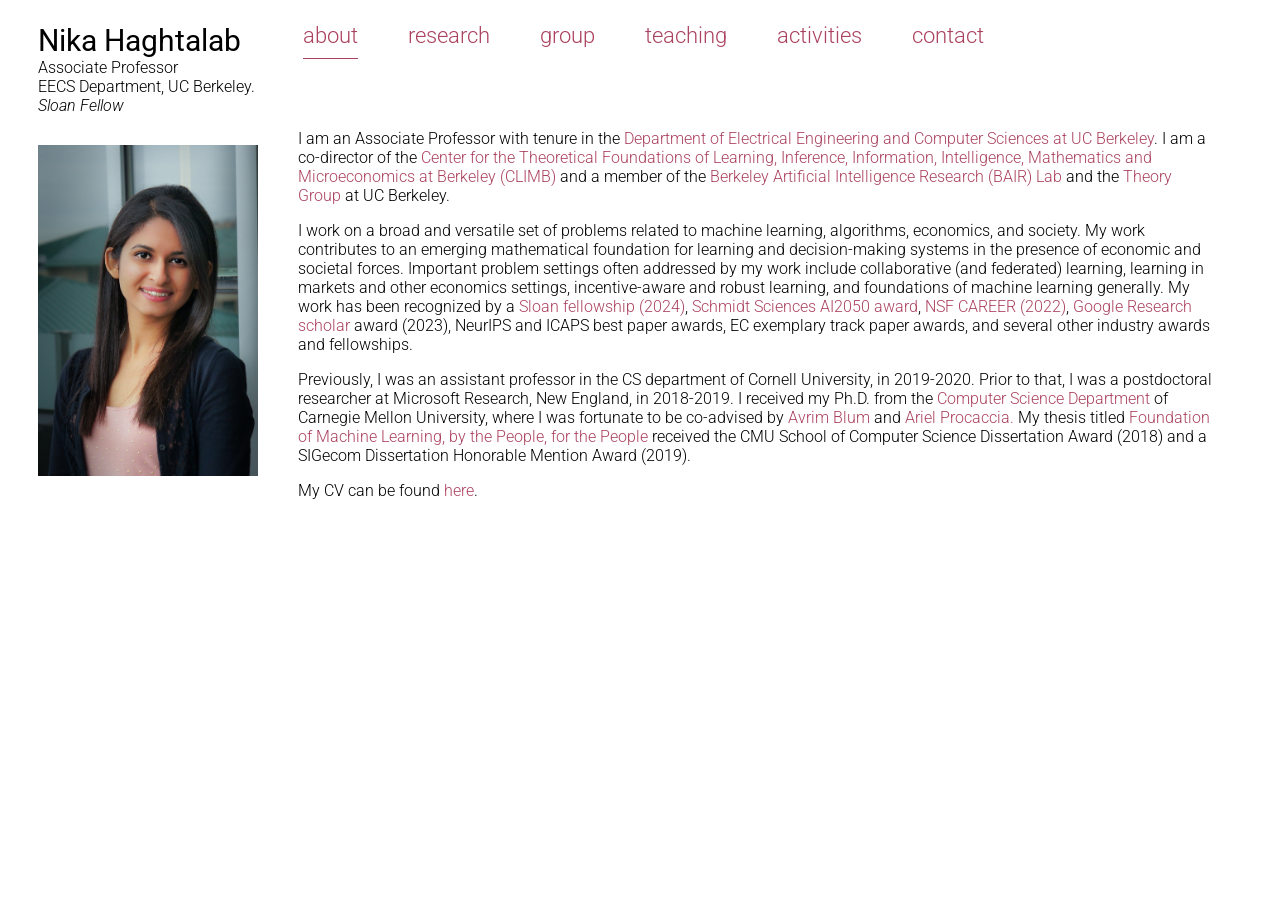
<file: index.html>
<!DOCTYPE html>
<!-- Thanks to James Dolezal for designing this website -->
<html>
    <head>
        <meta charset="utf-8">
        <meta http-equiv="X-UA-Compatible" content="IE=edge">
        <title>Nika Haghtalab - Homepage</title>
        <link rel="stylesheet" href="main.css">
        <link rel="stylesheet" href="research-taxonomy-live.css?v=2">
        <link href="https://fonts.googleapis.com/css?family=Roboto:300,300i,400,500" rel="stylesheet">
    </head>
    <body>
        <div class="sidebar">
            <div class="name">Nika Haghtalab</div>
            <div class="subtitle">Associate Professor<br />
                EECS Department, UC Berkeley.<br />
		<i>Sloan Fellow</i> <br />
            </div>
            <image src="img/face.jpg" width="220px";/>
        </div>
        <div class="topbar">
            <ul class="navigation_list">
                <li>about</li>
                <li>research</li>
                <li>group</li>
                <li>teaching</li>
		<li>activities</li>
                <li>contact</li>
            </ul>
        </div>
        <div class="maintext target" id="about_place">
	<p>I am an Associate Professor with tenure in the <a href="https://eecs.berkeley.edu/">Department of Electrical Engineering and Computer Sciences at UC Berkeley</a>.
	I am a co-director of the <a href="https://climb.berkeley.edu/">Center for the Theoretical Foundations of Learning, Inference, Information, Intelligence, Mathematics and Microeconomics at Berkeley (CLIMB)</a> and a  member of the <a href="https://bair.berkeley.edu">Berkeley Artificial Intelligence Research (BAIR) Lab</a>  and the <a href="https://theory.cs.berkeley.edu">Theory Group </a> at UC Berkeley.</p>
	
	
	<p>I work on a broad and versatile set of problems related to machine learning, algorithms, economics, and society. My work contributes to an emerging mathematical foundation for learning and decision-making systems in the presence of economic and societal forces. Important problem settings often addressed by my work include collaborative (and federated) learning, learning in markets and other economics settings, incentive-aware and robust learning, and foundations of machine learning generally. My work has been recognized by a <a href="https://sloan.org/fellowships/2024-Fellows">Sloan fellowship (2024)</a>, <a href="https://ai2050.schmidtsciences.org/fellow/nika-haghtalab/">Schmidt Sciences AI2050 award</a>, <a href="https://www.nsf.gov/awardsearch/showAward?AWD_ID=2145898&HistoricalAwards=false">NSF CAREER (2022)</a>, <a href="https://research.google/outreach/research-scholar-program/recipients/">Google Research scholar</a> award (2023), NeurIPS and ICAPS best paper awards, EC exemplary track paper awards, and several other industry awards and fellowships.
</p>
		
	
	<p>Previously, I was an assistant professor in the CS department of Cornell University, in 2019-2020.
	 Prior to that, I was a postdoctoral researcher at Microsoft Research, New England, in 2018-2019.
	I received my Ph.D. from the <a href="http://www.csd.cs.cmu.edu/">Computer Science Department</a> of Carnegie Mellon University,
	 where I was fortunate to be co-advised by <a href="http://www.cs.cmu.edu/~avrim/">Avrim Blum</a> and <a href="http://www.cs.cmu.edu/~arielpro/">Ariel Procaccia.</a>
	  My thesis titled <a href="pubs/nhaghtal_cs_2018.pdf">Foundation of Machine Learning, by the People, for the People</a> received the CMU School of Computer Science Dissertation Award (2018) and a SIGecom Dissertation Honorable Mention Award (2019).</p>
	
            <p>My CV can be found <a href="files/Nika_CV.pdf">here</a>.</p>


            
        </div>
        <div class="maintext" id="research_place">
            <div class="intro">
                <p>I work on a broad range of core methodological questions in machine learning, with an emphasis on principled and often mathematical approaches. Much of this research contributes to an emerging foundation for machine learning and decision-making systems that explicitly accounts for the environments and contexts in which they operate. These include questions of robustness and reliability, distribution shift and transfer learning, human–AI interaction and learning from human or agentic behavior, principled approach to generative modeling, and the social and economic forces that shape these systems and their interactions. Our work has appeared in leading machine learning venues, including NeurIPS, ICML, and ICLR, as well as top theoretical computer science conferences such as COLT, EC, STOC, and FOCS. Below, you can explore specific research themes and view papers most closely related to each.</p>
                <p class="helper-line">Browse by research area, then refine by subcategory to quickly find a specific line of work.</p>
                <div class="publication-legend" aria-label="Publication badge legend">
                    <span class="publication-legend-label">Legend:</span>
                    <span class="publication-legend-item"><span class="paper-badge conference">C</span> conference</span>
                    <span class="publication-legend-item"><span class="paper-badge journal">J</span> journal</span>
                    <span class="publication-legend-item"><span class="paper-badge working">P</span> preprint</span>
                    <span class="publication-legend-item"><span class="paper-badge thesis">T</span> thesis or report</span>
                    <span class="publication-legend-item"><span class="paper-badge bookchapter">BC</span> book chapter</span>
                    <span class="publication-legend-note">Numbers indicate the running index within each publication type.</span>
                </div>
            </div>

            <div class="preview-shell">
                <aside class="theme-rail">
                    <div>
                        <h2>Research Areas</h2>
                    </div>
                    <div id="theme_list"></div>
                </aside>

                <section class="results-pane">
                    <div class="results-header">
                        <h2 id="results_title"></h2>
                        <p class="results-summary" id="results_summary"></p>
                    </div>
                    <div class="subcat-row" id="subcat_row"></div>
                    <div class="paper-list" id="paper_list"></div>
                </section>
            </div>
        </div>


    <div class="maintext target" id="group_place">
		<h2> Current Graduate Students</h2>
		<ul>
			<li><b><a href="https://markbedaywi.ca/">Mark Bedaywi</a>:</b> Ph.D. student (co-advised with Russell).</li>
			<li><b><a href="https://www.jessicad.ai/">Jessica Dai</a>:</b> Ph.D. student (co-advised with Recht).</li>
			<li><b><a href="https://astro-eric.github.io/">Haozhe (Eric) Jiang</a>:</b> Ph.D. student (co-advised with Jiao).</li>
			<li><b><a href="https://sites.google.com/berkeley.edu/blee">Brian Lee</a>:</b> Ph.D. student (co-advised with Jordan).</li>
			<li><b><a href="https://aulichney.github.io/">Annie Ulichney</a>:</b> Ph.D. student (co-advised with Jordan).</li>
		</ul>
		<h2> Past Graduate Students</h2>
		<ul>
			<li><b><a href="https://www.alexwei.org/">Alex Wei</a>:</b> Ph.D. 2023 (co-advised with Jordan and Steinhardt). Now Researcher at OpenAI.</li>
			<li><b><a href="https://ashettyv.github.io/">Abhishek Shetty</a>:</b> Ph.D. 2024. Now Faculty at Georgia Tech CS.</li>
			<li><b><a href="https://eric-zhao.com/">Eric Zhao</a>:</b> Ph.D. 2025 (co-advised with Jordan). Now Researcher at OpenAI.</li>
			<li><b><a href="https://nivasini.github.io/">Nivasini Ananthakrishnan</a>:</b> Ph.D. 2026 (co-advised with Jordan). Now Postdoc at Stanford.</li>
			<li><b><a href="https://kunheyang.com/">Kunhe Yang</a>:</b> Ph.D. 2026.</li>
		</ul>

		<h2> Past and Current Postdoctoral Researchers</h2>
		<ul>
			<li><b><a href="https://www.khoury.northeastern.edu/home/derakhshan/">Mahsa Derakhshan</a>:</b> FODSI Postdoc, now Assistant Professor at Northeastern University.</li>
			<li><b><a href="https://www.charapodimata.com/">Chara Podimata</a>:</b> FODSI Postdoc, now Assistant Professor at MIT Sloan.</li>
			<li><b><a href="https://yuvaldagan.wordpress.com/">Yuval Dagan</a>:</b> FODSI Postdoc, now senior Lecturer at Tel-Aviv University.</li>
			<li><b><a href="https://paulgoelz.de/">Paul G&#246lz</a>:</b> FODSI-MSRI Postdoc, now Assitant Professor at Cornell ORIE.</li>
			<li><b><a href="https://sites.google.com/site/acmonsterqiao/">Mingda Qiao</a>:</b> FODSI Postdoc. Incoming Assistant Professor UMass Amherst.</li>
		</ul>
		<h2> Undergraduate Students</h2>
		<ul>
			<li><b><a href="http://ndurvasula.com/">Naveen Durvasula</a>:</b> M.E.T student (double major in EECS and BA).</li>
		</ul>
		<h2> Past and Current Short-term visitors</h2>
		<ul>
			<li><b><a href="https://sites.google.com/andrew.cmu.edu/baileyflanigan/home">Bailey Flanigan</a>:</b> Ph.D. student at Carnegie Mellon University.</li>
			<li><b><a href="https://paulgoelz.de/">Paul Goelz</a>:</b> Postdoctoral researcher at Harvard University.</li>
			<li><b><a href="https://www.cs.cornell.edu/~richard/">Richard Phillips</a>:</b> Ph.D. student at Cornell University.</li>
		</ul>



	</div>


        <div class="maintext target" id="activities_place">
		
		<h2>Tutorials</h2>
		<ul>
			<li><b>Learning and Incentives</b>, Simons Institute's Learning and Games Boot Camp. (<a href="files/Tutorial_learning_incentives_4hrs.pdf">Slides</a>, Videos <a href="https://youtu.be/vso1DDwJuHw">Part I</a>, <a href="https://youtu.be/iD5mqkv0aCU">Part II</a>, <a href="https://youtu.be/7KKVAp_u7nI">Part III</a>, and <a href="https://youtu.be/KacBlMWDQKU">Part IV</a>)</li>
			<li>
			<li><b>Multi-Distribution Learning, for Fairness, Robustness, and Collaboration</b>, Simons Institute's Data-Driven Processes Bootcamp. (<a href="files/multi-distribution-haghtalab.pdf">Slides</a> and <a href="https://www.youtube.com/watch?v=hL4iqLGsCmE">video</a>)</li>
		</ul>

		
		<h2>Workshops</h2>
		<ul>
			<li><b>NeurIPS-19</b> Workshop on <a href="https://neurips.cc/virtual/2019/workshop/13158">Bridging Game Theory and Deep Learning</a>, December 2019.</li>
			<li><b>EC-19</b> Workshop on <a href="https://sites.google.com/view/eclearning2019/">Learning in the Presence of Strategic Behavior</a>, June 2019.</li>
			<li><b>Toyota Technological Institute</b> Workshop on <a href="mlstrat-ttic/">Learning in the Presence of Strategic Behavior</a>, August 2018</li>	
			<li><b>NIPS-17</b> Workshop on <a href="mlstrat/">Learning in the Presence of Strategic Behavior</a>, December 2017.</li>
			
		</ul>
		<h2>Selected Senior-level Service and Committee work</h2>
		<ul>
			<li><b>Program Committe co-Chair for <a href="http://algorithmiclearningtheory.org/alt2022/">ALT 2022</a></b>.</li>
			<li><b>Steering Committe member, <a href="https://www.learningtheory.org/">Association for Computational Learning (ACL)</a></b>.</li>
			<li><b>Director, <a href="http://algorithmiclearningtheory.org/alt-steering-committee/">Association for Algorthmic Learning Theory (AALT)</a></b></li>
			<li><b>Co-Founder of <a href="https://let-all.com/index.html">Learning Theory Alliance</a></b>: A mentorship network with regular mentorship activities for the learning theory community. 2020 -- present .</li>
			<!--<li><b>Top Level/Senior Program Committee Member:</b> STOC 2019, AISTATS 2019, ALT 2019, ALT2018.</li>
			<li><b>Program Commmittee Member:</b> EC 2019, ICML 2017, AAAI 2017, ICML 2016.</li>
			<li><b>Journal Refereeing:</b> TEAC, JAIR, ML.</li>
			<li><b>Conference Refereeing:</b> EC, COLT, FOCS, ITCS, NIPS, SODA, STOC, TARK.</li> 
			i--!>
		</ul>
		

	</div>
        <div class="maintext" id="teaching_place">
            <div class="ed_list">
                <ul>
                    <li><table>
			<tr>
                            <th><div class="year">F25</div></th>
                            <th>
                                <div class="title">CS272: <a href="./courses/cs272/f25">Foundations of Learning, Decisions, and Games</a>.</div> 
                            </th>
                        </tr></br>
			<tr>
                            <th><div class="year">S25</div></th>
                            <th>
                                <div class="title">CS170: <a href="https://cs170.org/">Efficient Algorithms and Intractable Problems</a>, with John Wright.</div> 
                            </th>
                        </tr></br>
			<tr>	
                            <th><div class="year">F23</div></th>
                            <th>
                                <div class="title">CS170: <a href="http://cs170.org/">Efficient Algorithms and Intractable Problems</a>, with John Wright.</div> 
                            </th>
                        </tr></br>
			<tr>
                            <th><div class="year">S23</div></th>
                            <th>
                                <div class="title">CS294-182: Theoretical Foundations of Learning, Decisions, and Games. Co-taught with Michael Jordan.</div> 
                            </th>
                        </tr></br>
			<tr>
                            <th><div class="year">S22</div></th>
                            <th>
                                <div class="title">Data 102: <a href="https://data102.org/">Data, Inference, and Decisions</a>. Co-taught with Ramesh Sridharan.</div> 
                            </th>
			</tr>
			<tr>
                            <th><div class="year">F21</div></th>
                            <th>
                                <div class="title">CS294-182 (New Course!): <a href="https://bcourses.berkeley.edu/courses/1504940">Theoretical Foundations of Learning, Decisions, and Games</a>. Co-taught with Michael Jordan.</div> 
                            </th>
                        </tr></br>
                        <tr>
                            <th><div class="year">F20</div></th>
                            <th>
                                <div class="title">CS 4780-5780: <a href="http://www.cs.cornell.edu/courses/cs4780/2020fa/">Introduction to Machine Learning</a>. Co-taught with Thorsten Joachims.</div>
                            </th>
                        </tr></br>
			<tr>
			    <th><div class="year">S20</div></th>
			    <th>
                                <div class="title">CS 6781 (New Course!): <a href="http://www.cs.cornell.edu/courses/cs6781/2020sp/">Theoretical Foundations of Machine Learning</a>.</div> 
                            </th>
			</tr>
			<tr>
                            <th><div class="year">F19</div></th>
                            <th>
                                <div class="title">CS 4780-5780: <a href="http://www.cs.cornell.edu/courses/cs4780/2019fa/">Machine Learning for Intelligent Systems</a>. Co-taught with Thorsten Joachims.</div>                                
                            </th>
                        </tr>
                    </table></li>
<!--                     <li><table>
                        <tr>
                            <th><div class="year">2015</div></th>
                            <th>
                                <div class="title">Teaching assistant</div>
                                <a href="https://cs.cmu.edu/~ninamf/courses/806/10-806-index.html">Foundations of Machine Learning and Data Science (10-806)</a>
                            </th>
                        </tr>
                    </table></li>
                    <li><table>
                        <tr>
                            <th><div class="year">2014</div></th>
                            <th>
                                <div class="title">Teaching assistant</div>
                                <a href="https://cs.cmu.edu/~15381">Introduction to Artificial Intelligence (CS15-381)</a>
                            </th>
                        </tr>
                    </table></li>
                    <li><table>
                        <tr>
                            <th><div class="year">2013</div></th>
                            <th>
                                <div class="title">Teaching assistant</div>
                                <a href="https://www.student.cs.uwaterloo.ca/~cs485/">Machine Learning: Statistical &amp; Computational Foundation (CS485/685)</a>
                            </th>
                        </tr>
                    </table></li>
                    <li class="blankyearlist"><table>
                        <tr>
                            <th><div class="year">2012</div></th>
                            <th>
                                <div class="title">Instructor</div>
                                Machine Learning (MCS4114) at the <a href="http://bihe.org/">Baha'i Institute for Higher Education</a>
                            </th>
                        </tr>
                    </table></li>
                    <li class="blankyearlist"><table>
                        <tr>
                            <th><div class="blankyear"></div></th>
                            <th>
                                <div class="title">Instructional Assistant</div>
                                <a href="http://www.student.cs.uwaterloo.ca/~cs240/W12/">Data Structures and Data Management (CS240)</a>
                            </th>
                        </tr>
                    </table></li>
                    <li><table>
                        <tr>
                            <th><div class="blankyear"></div></th>
                            <th>
                                <div class="title">Instructional Assistant</div>
                                <a href="http://www.student.cs.uwaterloo.ca/~cs234/personnel.phtml">Data Types and Structures (CS234)</a>
                            </th>
                        </tr>
                    </table></li>
                    --!>
                </ul>
            </div>
        </div>
        
        <div class="maintext" id="contact_place">

	<p><b>For prospective students:</b> Thank you for your interest in joing my group. Unfortunately, I am not able to respond to your emails about PhD admission. If you are interested in doing your PhD with me, please apply directly on the <a href="https://eecs.berkeley.edu/academics/graduate/research-programs/admissions">EECS department admission page</a>. Most years, my group welcomes new Ph.D. students.</p>
       
        
            <div class="contact_list">
                <ul>
                    <li><img src="img/email.png" width="60px" /><h2>Email</h2><a href="mailto:nika@berkeley.edu">nika@berkeley.edu</a></li>
                    <li><img src="img/location.png" width="60px" /><h2>Office</h2><a href="https://goo.gl/maps/SCLHUVpYqBm55N7N6">BWW 8028<br >UC Berkeley</a></li>
                    <li><img src="img/linkedin.png" width="60px" /><h2>LinkedIn</h2><a href="https://linkedin.com/pub/nika-haghtalab/4b/113/a84">My Profile</a></li>
                </ul>
            </div>
        </div>
        <script>
window.researchTaxonomyData = {
    storageKey: "research-taxonomy-overrides-v1",
    themes: [
        {
            id: "large-models",
            name: "Principled Understanding of Large Models",
            description: "Work on the behavior, adaptation, objectives, and limits of modern large models."
        },
        {
            id: "trust",
            name: "Trust and Robustness in ML",
            description: "Robust learning guarantees, reliability under adaptivity or strategic response, and safety failures in modern systems."
        },
        {
            id: "multi-agent",
            name: "Multi-Agent Learning and Human Preferences",
            description: "Strategic interaction, collaboration, human feedback, and learning in settings shaped by multiple agents."
        },
        {
            id: "multi-distribution",
            name: "Multi-Distribution, Multi-Objective, and Calibrated Learning",
            description: "Multi-group, multi-distribution, calibration, and objective-aware learning guarantees."
        },
        {
            id: "algorithms",
            name: "Algorithms, Optimization, and Mechanism Design",
            description: "Algorithmic and economic structure in auctions, markets, optimization, matching, clustering, and computation."
        },
        {
            id: "society",
            name: "Societal and Institutional Impacts of ML",
            description: "How learning systems affect platforms, social welfare, incentives, institutions, and public-facing decision environments."
        }
    ],
    subcategories: {
        trust: [
            { id: "trust-robust", name: "Robust online, supervised, and unsupervised learning" },
            { id: "trust-safety", name: "Safety and jailbreaks of large models" },
            { id: "trust-strategic", name: "Reliability under strategic response" }
        ],
        "multi-agent": [
            { id: "agent-stackelberg", name: "Stackelberg and strategic learning" },
            { id: "agent-feedback", name: "Learning from and aggregating human feedback" },
            { id: "agent-collab", name: "Collaborative and distributed learning" },
            { id: "agent-human-ai", name: "Human-AI interaction" }
        ],
        algorithms: [
            { id: "alg-markets", name: "Auctions, matchings, and markets" },
            { id: "alg-structured", name: "Structured optimization" }
        ],
        society: [
            { id: "soc-platforms", name: "Platforms and information ecosystems" },
            { id: "soc-institutions", name: "Social welfare, fairness, and institutions" }
        ]
    },
    papers: [
        { id: "regularity-based-coarsening", title: "Computationally Efficient Collaborative Communication Via Regularity-Based Coarsening", themes: ["multi-agent", "algorithms"], subcategories: ["agent-collab", "agent-human-ai"], notes: "" },
        { id: "revisiting-gradient-equilibrium", title: "Blackwell Approachability and Gradient Equilibrium are Equivalent", themes: ["algorithms"], subcategories: ["alg-structured"], notes: "" },
        { id: "distortion-ai-alignment-revisited", title: "Distortion of AI Alignment Revisited: RLHF is a Decent Utilitarian Aligner", themes: ["large-models", "multi-agent"], subcategories: ["agent-feedback"], notes: "" },
        { id: "subliminal-effects", title: "Subliminal Effects in Your Data: A General Mechanism via Log-Linearity", themes: ["large-models", "trust"], subcategories: [], notes: "" },
        { id: "pluralistic-leaderboards", title: "Pluralistic Leaderboards", themes: ["multi-agent"], subcategories: ["agent-feedback"], notes: "" },
        { id: "three-years-rchatgpt", title: "Three Years of r/ChatGPT: Societal Impact Evaluations from Social Media Data", themes: ["multi-agent", "society"], subcategories: ["agent-human-ai", "soc-platforms"], notes: "" },
        { id: "strategic-feature-selection", title: "Strategic Feature Selection", themes: ["trust"], subcategories: ["trust-strategic"], notes: "" },
        { id: "diffusion-policy-optimization", title: "Diffusion Policy Optimization without Drifting Apart", themes: ["large-models"], subcategories: [], notes: "" },
        { id: "surjectivity", title: "On Surjectivity of Neural Networks: Can you elicit any behavior from your model?", themes: ["large-models"], subcategories: [], notes: "" },
        { id: "assistance-games", title: "Provably Optimal Learning Algorithms for Assistance Games", themes: ["multi-agent"], subcategories: ["agent-collab", "agent-human-ai"], notes: "" },
        { id: "diffusion-language-models", title: "Diffusion Language Models are Provably Optimal Parallel Samplers", themes: ["large-models"], subcategories: [], notes: "" },
        { id: "panprediction", title: "Panprediction: Optimal Predictions for Any Downstream Task and Loss", themes: ["multi-distribution"], subcategories: [], notes: "" },
        { id: "rlhf-distortion", title: "Distortion of Learning from Human Feedback: Pluralistic Alignment through Implicit Utilitarian Voting", themes: ["large-models", "multi-agent"], subcategories: ["agent-feedback"], notes: "" },
        { id: "style-to-facts", title: "From Style to Facts: Mapping the Boundaries of Knowledge Injection with Finetuning", themes: ["large-models"], subcategories: [], notes: "" },
        { id: "sample-adaptivity", title: "Sample-Adaptivity Tradeoff in On-Demand Sampling", themes: ["multi-agent", "multi-distribution"], subcategories: ["agent-collab"], notes: "" },
        { id: "multi-agent-risks", title: "Multi-agent risks from advanced AI", themes: ["large-models", "multi-agent", "society"], subcategories: ["agent-human-ai", "soc-institutions"], notes: "" },
        { id: "leakage-robust-persuasion", title: "Leakage-Robust Bayesian Persuasion", themes: ["multi-agent", "algorithms"], subcategories: ["agent-stackelberg", "alg-markets"], notes: "" },
        { id: "multi-group-guarantees", title: "Learning With Multi-Group Guarantees For Clusterable Subpopulations", themes: ["multi-distribution"], subcategories: [], notes: "" },
        { id: "platforms-collaboration", title: "Platforms for Efficient and Incentive-Aware Collaboration", themes: ["multi-agent", "algorithms"], subcategories: ["agent-collab", "alg-markets"], notes: "" },
        { id: "truthfulness-calibration", title: "Truthfulness of Calibration Measures", themes: ["trust", "multi-agent", "multi-distribution"], subcategories: ["trust-strategic", "agent-feedback"], notes: "" },
        { id: "knowledge-power", title: "Is Knowledge Power? On the (Im)possibility of Learning from Strategic Interactions", themes: ["trust", "multi-agent"], subcategories: ["trust-strategic", "agent-stackelberg"], notes: "" },
        { id: "covert-finetuning", title: "Covert Malicious Finetuning: Challenges in Safeguarding LLM Adaptation", themes: ["large-models", "trust"], subcategories: ["trust-safety"], notes: "" },
        { id: "smoothed-adaptive-adversaries", title: "Smoothed Analysis with Adaptive Adversaries", themes: ["trust"], subcategories: ["trust-robust"], notes: "" },
        { id: "delegating-data", title: "Delegating Data Collection in Decentralized Machine Learning", themes: ["multi-agent", "multi-distribution"], subcategories: ["agent-collab"], notes: "" },
        { id: "probabilistic-feedback", title: "Can Probabilistic Feedback Drive User Impacts in Online Platforms?", themes: ["multi-agent", "society"], subcategories: ["agent-human-ai", "soc-platforms"], notes: "" },
        { id: "smooth-nash", title: "Smooth Nash Equilibria: Algorithms and Complexity", themes: ["multi-agent", "algorithms"], subcategories: ["agent-stackelberg", "alg-structured"], notes: "" },
        { id: "anecdotes", title: "Communicating with Anecdotes", themes: ["multi-agent", "society"], subcategories: ["agent-feedback", "soc-platforms"], notes: "" },
        { id: "jailbroken", title: "Jailbroken: How Does LLM Safety Training Fail?", themes: ["large-models", "trust"], subcategories: ["trust-safety"], notes: "" },
        { id: "calibrated-stackelberg", title: "Calibrated Stackelberg Games: Learning Optimal Commitments Against Calibrated Agents", themes: ["multi-agent", "multi-distribution"], subcategories: ["agent-stackelberg"], notes: "" },
        { id: "smoothed-sequential", title: "Smoothed Analysis of Sequential Probability Assignment", themes: ["trust"], subcategories: ["trust-robust"], notes: "" },
        { id: "multi-calibration", title: "A Unifying Perspective on Multi-Calibration: Game Dynamics for Multi-Objective Learning", themes: ["trust", "multi-distribution"], subcategories: ["trust-strategic"], notes: "" },
        { id: "bayes-risk-welfare", title: "Improved Bayes Risk Can Yield Reduced Social Welfare Under Competition", themes: ["society"], subcategories: ["soc-institutions"], notes: "" },
        { id: "open-problem-mdl", title: "Open Problem: The Sample Complexity of Multi-Distribution Learning for VC Classes", themes: ["multi-distribution"], subcategories: [], notes: "" },
        { id: "smoothed-auctions", title: "Smoothed Analysis of Online Non-parametric Auctions", themes: ["trust", "algorithms"], subcategories: ["trust-robust", "alg-markets"], notes: "" },
        { id: "leveraging-reviews", title: "Leveraging Reviews: Learning to Price with Buyer and Seller Uncertainty", themes: ["multi-agent", "algorithms"], subcategories: ["agent-feedback", "alg-markets"], notes: "" },
        { id: "stochastic-vertex-cover", title: "Stochastic Minimum Vertex Cover in General Graphs: a 3/2-Approximation", themes: ["algorithms"], subcategories: ["alg-structured"], notes: "" },
        { id: "competition-alignment", title: "Competition, Alignment, and Equilibria in Digital Marketplaces", themes: ["multi-agent", "society"], subcategories: ["agent-human-ai", "soc-platforms"], notes: "" },
        { id: "oracle-efficient-online", title: "Oracle-Efficient Online Learning for Beyond Worst-Case Adversaries", themes: ["trust"], subcategories: ["trust-robust"], notes: "" },
        { id: "on-demand-sampling", title: "On-Demand Sampling: Learning Optimally from Multiple Distributions", themes: ["multi-distribution"], subcategories: [], notes: "" },
        { id: "nonmyopic-stackelberg", title: "Learning in Stackelberg Games with Non-myopic Agents", themes: ["multi-agent"], subcategories: ["agent-stackelberg"], notes: "" },
        { id: "polarization", title: "Polarization Through the Lens of Learning Theory", themes: ["society"], subcategories: ["soc-platforms"], notes: "" },
        { id: "federated-collaboration", title: "One for One, or All for All: Equilibria and Optimality of Collaboration in Federated Learning", themes: ["multi-agent", "multi-distribution"], subcategories: ["agent-collab"], notes: "" },
        { id: "noise-classification", title: "Noise in Classification", themes: ["trust"], subcategories: ["trust-robust"], notes: "" },
        { id: "smoothed-private-learning", title: "Smoothed Analysis of Online and Differentially Private Learning", themes: ["trust"], subcategories: ["trust-robust"], notes: "" },
        { id: "auction-design", title: "Oracle-Efficient Learning and Auction Design", themes: ["algorithms"], subcategories: ["alg-markets"], notes: "" },
        { id: "structured-submodular", title: "Structured Robust Submodular Maximization: Offline and Online Algorithms", themes: ["algorithms"], subcategories: ["alg-structured"], notes: "" },
        { id: "welfare-mechanisms", title: "Maximizing Welfare with Incentive-Aware Evaluation Mechanisms", themes: ["multi-agent", "algorithms", "society"], subcategories: ["agent-feedback", "alg-markets", "soc-institutions"], notes: "" },
        { id: "kcenter-journal", title: "k-center Clustering under Perturbation Resilience", themes: ["algorithms"], subcategories: ["alg-structured"], notes: "" },
        { id: "stochastic-matching", title: "Ignorance is Almost Bliss: Near-Optimal Stochastic Matching With Few Queries", themes: ["algorithms"], subcategories: ["alg-markets"], notes: "" },
        { id: "disparate-equilibria", title: "The Disparate Equilibria of Algorithmic Decision Making when Individuals Invest Rationally.", themes: ["multi-agent", "society"], subcategories: ["agent-human-ai", "soc-institutions"], notes: "" },
        { id: "loss-functions", title: "Toward a Characterization of Loss Functions for Distribution Learning", themes: ["multi-distribution"], subcategories: [], notes: "" },
        { id: "computing-stackelberg", title: "Computing Stackelberg Equilibria of Large General-Sum Games", themes: ["multi-agent", "algorithms"], subcategories: ["agent-stackelberg", "alg-structured"], notes: "" },
        { id: "robust-submodular", title: "Robust Submodular Maximization: Offline and Online Algorithms", themes: ["algorithms"], subcategories: ["alg-structured"], notes: "" },
        { id: "greenlining", title: "Algorithmic Greenlining: An Approach to Increase Diversity", themes: ["society"], subcategories: ["soc-institutions"], notes: "" },
        { id: "thesis", title: "Foundation of Machine Learning, by the People, for the People", themes: ["multi-agent", "society"], subcategories: ["agent-collab", "soc-institutions"], notes: "" },
        { id: "laziness-motion", title: "The Provable Virtue of Laziness in Motion Planning", themes: ["algorithms"], subcategories: ["alg-structured"], notes: "" },
        { id: "weighted-voting", title: "Weighted Voting Via No-Regret Learning", themes: ["multi-agent"], subcategories: ["agent-feedback"], notes: "" },
        { id: "topic-modeling", title: "Generalized Topic Modeling", themes: ["algorithms"], subcategories: ["alg-structured"], notes: "" },
        { id: "hint", title: "Online Learning with a Hint.", themes: ["trust"], subcategories: ["trust-robust"], notes: "" },
        { id: "collaborative-pac", title: "Collaborative PAC Learning.", themes: ["multi-agent", "multi-distribution"], subcategories: ["agent-collab"], notes: "" },
        { id: "crowd-pac", title: "Efficient PAC Learning from the Crowd", themes: ["multi-agent"], subcategories: ["agent-collab"], notes: "" },
        { id: "opting-matchings", title: "Opting Into Optimal Matchings", themes: ["algorithms"], subcategories: ["alg-markets"], notes: "" },
        { id: "play-stackelberg", title: "Learning to Play Stackelberg Security Games", themes: ["multi-agent"], subcategories: ["agent-stackelberg"], notes: "" },
        { id: "stealthy-diffusion", title: "Monitoring Stealthy Diffusion", themes: ["algorithms"], subcategories: ["alg-structured"], notes: "" },
        { id: "compressed-sensing", title: "Learning and 1-bit Compressed Sensing under Asymmetric Noise", themes: ["trust"], subcategories: ["trust-robust"], notes: "" },
        { id: "three-strategies", title: "Three Strategies to Success: Learning Adversary Models in Security Games", themes: ["multi-agent"], subcategories: ["agent-stackelberg"], notes: "" },
        { id: "bounded-noise", title: "Efficient Learning of Linear Separators under Bounded Noise", themes: ["trust"], subcategories: ["trust-robust"], notes: "" },
        { id: "commitment-no-regrets", title: "Commitment Without Regrets: Online Learning in Stackelberg Security Games", themes: ["multi-agent"], subcategories: ["agent-stackelberg"], notes: "" },
        { id: "optimal-commitment", title: "Learning Optimal Commitment to Overcome Insecurity", themes: ["multi-agent"], subcategories: ["agent-stackelberg"], notes: "" },
        { id: "clustering-background-noise", title: "Clustering in the Presence of Background Noise", themes: ["algorithms"], subcategories: ["alg-structured"], notes: "" },
        { id: "lazy-defenders", title: "Lazy Defenders Are Almost Optimal Against Diligent Attackers", themes: ["multi-agent"], subcategories: ["agent-stackelberg"], notes: "" },
        { id: "clustering-noise", title: "Clustering in the Presence of Noise", themes: ["algorithms"], subcategories: ["alg-structured"], notes: "" }
    ]
};

        </script>
        <script>
window.researchTaxonomySourceHtml = "\n<h1>Preprints</h1>\n<div class=\"research_list\">\n    <ul>\n\n      <li><table>\n\n            <tr>\n                <th class=\"tagcell\">\n                    <div class=\"tag working\">P1</div>\n                </th>\n                <th class=\"content\">\n                    <span class=\"title\">Strategic Feature Selection</span> <br />\n                   By Jivat Neet Kaur, Pratik Patil, Divya Shanmugam, <a href=\"https://people.eecs.berkeley.edu/~emmapierson/\">Emma Pierson</a>, <a href=\"https://people.eecs.berkeley.edu/~jordan/\">Michael I. Jordan</a>, Nika Haghtalab, <a href=\"https://mjagadeesan.github.io/\">Meena Jagadeesan</a>, Ahmed Alaa, and <a href=\"https://serenalwang.com/\">Serena Wang</a>.</br >\n                    Working paper, 2026. <br />\n                    [ <a href=\"https://arxiv.org/abs/2606.18867\">arXiv</a> ].<br />\n                </th>\n            </tr>\n            <tr>\n                <th class=\"tagcell\">\n                    <div class=\"tag working\">P2</div>\n                </th>\n                <th class=\"content\">\n                    <span class=\"title\">Diffusion Policy Optimization without Drifting Apart</span> <br />\n                   By <a href=\"https://astro-eric.github.io/\">Haozhe Jiang</a>, <a href=\"https://havenfeng.github.io/\">Haiwen Feng</a>, <a href=\"https://people.eecs.berkeley.edu/~pabbeel/\">Pieter Abbeel</a>, <a href=\"https://people.eecs.berkeley.edu/~jiantao/\">Jiantao Jiao</a>, <a href=\"https://people.eecs.berkeley.edu/~kanazawa/\">Angjoo Kanazawa</a>, and Nika Haghtalab.</br >\n                    Working paper, 2026. <br />\n                    [ <a href=\"https://arxiv.org/abs/2606.13795\">arXiv</a> ].<br />\n                </th>\n            </tr>\n            <tr>\n                <th class=\"tagcell\">\n                    <div class=\"tag working\">P3</div>\n                </th>\n                <th class=\"content\">\n                    <span class=\"title\">On Surjectivity of Neural Networks: Can you elicit any behavior from your model?</span> <br />\n                   By <a href=\"https://astro-eric.github.io/\">Haozhe Jiang</a>, and Nika Haghtalab.</br >\n                    Working paper, last update: May 2025. <br />\n                </th>\n            </tr>\n            <tr>\n                <th class=\"tagcell\">\n                    <div class=\"tag working\">P4</div>\n                </th>\n                <th class=\"content\">\n                    <span class=\"title\">Provably Optimal Learning Algorithms for Assistance Games</span> <br />\n                   By <a href=\"https://nivasini.github.io/\">Nivasini Ananthakrishnan</a>, <a href=\"https://markbedaywi.ca/\">Mark Bedaywi</a>, <a href=\"https://people.eecs.berkeley.edu/~jordan/\">Michael I. Jordan</a>, <a href=\"https://people.eecs.berkeley.edu/~russell/\">Stuart Russell</a>, and Nika Haghtalab.</br >\n                    Working paper, 2026. <br />\n                    [ <a href=\"https://arxiv.org/abs/2607.08012\">arXiv</a> ].<br />\n                </th>\n            </tr>\n        </table></li>\n     </ul>\n</div>\n<h1>Publications</h1>\n            <div class=\"research_list\">\n                <ul>\n\t\n                  <li><table>\n\t\t\t<tr>\n                            <th class=\"tagcell\">\n                                <div class=\"tag conference\">C61</div>\n                            </th>\n                            <th class=\"content\">\n                                <span class=\"title\">Computationally Efficient Collaborative Communication Via Regularity-Based Coarsening</span> <br />\n                               By <a href=\"https://markbedaywi.ca/\">Mark Bedaywi</a>, Scott Emmons, Nika Haghtalab, and <a href=\"https://people.eecs.berkeley.edu/~russell/\">Stuart Russell</a>.</br >\n                                FOCS 2026: Proc. 67th Annual Symposium on Foundations of Computer Science, 2026. forthcoming<br />\n                                [ <a href=\"https://arxiv.org/abs/2608.05327\">paper</a> ].<br />\n                            </th>\n                        </tr>\n\n\t\t\t<tr>\n                            <th class=\"tagcell\">\n                                <div class=\"tag conference\">C60</div>\n                            </th>\n                            <th class=\"content\">\n                                <span class=\"title\">Blackwell Approachability and Gradient Equilibrium are Equivalent</span> <br />\n                               By <a href=\"https://sites.google.com/berkeley.edu/blee\">Brian W. Lee</a>, Nika Haghtalab, <a href=\"https://people.eecs.berkeley.edu/~jordan/\">Michael I. Jordan</a>, and <a href=\"https://www.stat.berkeley.edu/~ryantibs/\">Ryan J. Tibshirani</a>.</br >\n\t\t\t\tCOLT 2026: Proc. Conference on Learning Theory, 2026. forthcoming<br />\n                                [ <a href=\"https://arxiv.org/abs/2606.27315\">arXiv</a> ].<br />\n                            </th>\n                        </tr>\n\n\t\t\t<tr>\n                            <th class=\"tagcell\">\n                                <div class=\"tag conference\">C59</div>\n                            </th>\n                            <th class=\"content\">\n                                <span class=\"title\">Distortion of AI Alignment Revisited: RLHF is a Decent Utilitarian Aligner</span> <br />\n                               By <a href=\"https://scholar.google.com/citations?user=jeOPodEAAAAJ&hl=ja\">Kazusato Oko</a>, <a href=\"https://aulichney.github.io/\">Annie S Ulichney</a>, Nika Haghtalab, and <a href=\"https://hermite.jp/\">Han Bao</a>.</br >\n\t\t\t\tICML 2026: Proc. International Conference on Machine Learning, 2026. forthcoming<br />\n                            </th>\n                        </tr>\n\t\t\t<tr>\n                            <th class=\"tagcell\">\n                                <div class=\"tag conference\">C58</div>\n                            </th>\n                            <th class=\"content\">\n                                <span class=\"title\">Subliminal Effects in Your Data: A General Mechanism via Log-Linearity</span> <br />\n                               By <a href=\"https://ishaqadenali.github.io/\">Ishaq Aden-Ali</a>, <a href=\"https://noahgol.github.io/\">Noah Golowich</a>, <a href=\"https://aliu42.github.io/\">Allen Liu</a>, <a href=\"https://ashettyv.github.io/\">Abhishek Shetty</a>, <a href=\"https://people.csail.mit.edu/moitra/\">Ankur Moitra</a>, and Nika Haghtalab.</br >\n\t\t\t\tICML 2026: Proc. International Conference on Machine Learning, 2026. forthcoming<br />\n                                [ <a href=\"https://arxiv.org/abs/2602.04863\">arXiv</a> ].<br />\n                            </th>\n                        </tr>\n\t\t\t<tr>\n                            <th class=\"tagcell\">\n                                <div class=\"tag conference\">C57</div>\n                            </th>\n                            <th class=\"content\">\n                                <span class=\"title\">Pluralistic Leaderboards</span> <br />\n                               By Nika Haghtalab, <a href=\"http://www.cs.cmu.edu/~arielpro/\">Ariel D. Procaccia</a>, <a href=\"https://www.cs.umd.edu/~hanshao/\">Han Shao</a>, <a href=\"https://serenalwang.com/\">Serena Lutong Wang</a>, and <a href=\"https://kunheyang.com/\">Kunhe Yang</a>.</br >\n\t\t\t\tICML 2026: Proc. International Conference on Machine Learning, 2026. forthcoming<br />\n                                [ <a href=\"https://arxiv.org/abs/2606.02547\">arXiv</a> ].<br />\n                            </th>\n                        </tr>\n\t\t\t<tr>\n                            <th class=\"tagcell\">\n                                <div class=\"tag conference\">C56</div>\n                            </th>\n                            <th class=\"content\">\n                                <span class=\"title\">Three Years of r/ChatGPT: Societal Impact Evaluations from Social Media Data</span> <br />\n                               By <a href=\"https://www.jessicad.ai/\">Jessica Dai</a>, <a href=\"https://www.linkedin.com/in/seandgarcia/\">Sean Garcia</a>, <a href=\"https://people.eecs.berkeley.edu/~emmapierson/\">Emma Pierson</a>, <a href=\"https://people.eecs.berkeley.edu/~brecht/\">Benjamin Recht</a>, and Nika Haghtalab.</br >\n\t\t\t\tICML 2026: Proc. International Conference on Machine Learning, 2026. forthcoming<br />\n                                [ <a href=\"https://arxiv.org/abs/2606.05750\">arXiv</a> ].<br />\n                            </th>\n                        </tr>\n\n\n\t\t\t<tr>\n                            <th class=\"tagcell\">\n                                <div class=\"tag conference\">C55</div>\n                            </th>\n                            <th class=\"content\">\n                                <span class=\"title\">Diffusion Language Models are Provably Optimal Parallel Samplers</span> <br />\n                               By <a href=\"https://astro-eric.github.io/\">Haozhe Jiang</a>, Nika Haghtalab, and <a href=\"https://chen-lijie.github.io/\">Lijie Chen</a>.</br >\n\t\t\t\tICLR 2026: International Conference on Learning Representations <br />\n                                [<a href=\"https://arxiv.org/abs/2512.25014\">arXiv version</a>]\n\t\t\t    </th>\n\t\t\t</tr>\n\t\t\t<tr>\n                            <th class=\"tagcell\">\n                                <div class=\"tag conference\">C54</div>\n                            </th>\n                            <th class=\"content\">\n                                <span class=\"title\">Panprediction: Optimal Predictions for Any Downstream Task and Loss</span> <br />\n                               By <a href=\"https://www.stat.cmu.edu/~siva/\">Sivaram Balakrishnan</a>, Nika Haghtalab, <a href=\"https://www.cs.columbia.edu/~djhsu/\">Daniel Hsu</a>, <a href=\"https://sites.google.com/berkeley.edu/blee\">Brian W Lee</a>, and <a href=\"https://eric-zhao.com/\">Eric Zhao</a>.</br >\n\t\t\t\tAISTATS 2026: Conference on Artificial Intelligence and Statistics <br />\n                                [<a href=\"https://arxiv.org/pdf/2510.27638\">arXiv version</a>]\n        \t\t\t    <font color=\"#e6233d\">Selected for AISTATS oral presentation</font>. <br />\n\t\t\t    </th>\n                        </tr>\n\t\t\t<tr>\n                            <th class=\"tagcell\">\n                                <div class=\"tag conference\">C53</div>\n                            </th>\n                            <th class=\"content\">\n                                <span class=\"title\">Distortion of Learning from Human Feedback: Pluralistic Alignment through Implicit Utilitarian Voting</span> <br />\n                               By <a href=\"https://paulgoelz.de/\">Paul Golz</a>, Nika Haghtalab, and <a href=\"https://kunheyang.com/\">Kunhe Yang</a>.</br >\n\t\t\t\tNeurIPS 2025: Proc. 38th Annual Conference on Neural Information Processing Systems, 2025. <br />\n\t\t\t\t[ <a href=\"https://arxiv.org/abs/2505.23749\">arXiv version</a> ].<br />\n                            </th>\n                        </tr>\n\t\t\t<tr>\n                            <th class=\"tagcell\">\n                                <div class=\"tag conference\">C52</div>\n                            </th>\n                            <th class=\"content\">\n                                <span class=\"title\">From Style to Facts: Mapping the Boundaries of Knowledge Injection with Finetuning</span> <br />\n                               By <a href=\"https://eric-zhao.com/\">Eric Zhao</a>, <a href=\"https://scholar.google.com/citations?user=MDfW21AAAAAJ&hl=en\">Pranjal Awasthi</a>, and Nika Haghtalab.</br >\n\t\t\t\tNeurIPS 2025: Proc. 38th Annual Conference on Neural Information Processing Systems, 2025.<br />\n\t\t\t\t[<a href=\"https://arxiv.org/abs/2503.05919\">arXiv version</a>].<br />\n                            </th>\n                        </tr>\n                            <th class=\"tagcell\">\n                                <div class=\"tag conference\">C51</div>\n                            </th>\n\t\t\t    <th class = \"content\">\n                                <span class=\"title\">Sample-Adaptivity Tradeoff in On-Demand Sampling</span> <br />\n                               By Nika Haghtalab, <a href=\"https://omaralmontasser.github.io/\">Omar Montasser</a>, and <a href=\"https://sites.google.com/site/acmonsterqiao/\">Mingda Qiao</a>.</br >\n\t\t\t\t NeurIPS 2025: Proc. 38th Annual Conference on Neural Information Processing Systems, 2025.<br />\n\t\t\t\t[<a href=\"https://openreview.net/forum?id=gaHjGx1cMh\">conference version</a>].<br />\n \t\t\t\t\t<font color=\"#e6233d\">Selected for NeurIPS spotlight presentation</font>. <br />\n                            </th>\n\t\t\t</tr>\n                        \n                        <tr>\n                            <th class=\"tagcell\">\n                                <div class=\"tag thesis\">T3</div>\n                            </th>\n\t\t\t    <th class = \"content\">\n                                <span class=\"title\">Multi-agent risks from advanced AI</span> <br />\n                               By Lewis Hammond et al. (long author list).</br >\n\t\t\t\tTechnical Report, Cooperative AI Foundation, February 2025<br />\n                                [ <a href=\"https://arxiv.org/pdf/2502.14143\">arXiv</a> ].<br />\n                            </th>\n\n                        <tr>\n                            <th class=\"tagcell\">\n                                <div class=\"tag conference\">C50</div>\n                            </th>\n\t\t\t    <th class = \"content\">\n                                <span class=\"title\">Leakage-Robust Bayesian Persuasion</span> <br />\n                               By Nika Haghtalab, <a href=\"https://sites.google.com/site/acmonsterqiao/\">Mingda Qiao</a>, and <a href=\"https://kunheyang.com/\">Kunhe Yang</a>.</br >\n\n\t\t\t\tEC 2025: Proc. ACM Conference on Economics and Computation. forthcoming<br />\n                                [ <a href=\"https://arxiv.org/abs/2410.14588\">arXiv</a> ].<br />\n                            </th>\n\n\t\t\t\n\t\t\t</tr>\n                        <tr>\n                            <th class=\"tagcell\">\n                                <div class=\"tag conference\">C49</div>\n                            </th>\n\t\t\t    <th class = \"content\">\n                                <span class=\"title\">Learning With Multi-Group Guarantees For Clusterable Subpopulations</span> <br />\n                               By <a href=\"https://www.jessicad.ai/\">Jessica Dai</a>, Nika Haghtalab, and <a href=\"https://eric-zhao.com/\">Eric Zhao</a>.</br >\n\t\t\t\tICML 2025: Proc. International Conference on Machine Learning. forthcoming<br />\n                                [ <a href=\"https://arxiv.org/abs/2410.14588\">arXiv</a> ].<br />\n                            </th>\n\t\t\t</tr>\n                        <tr>\n                            <th class=\"tagcell\">\n                                <div class=\"tag conference\">C48</div>\n                            </th>\n                            <th class=\"content\">\n                                <span class=\"title\">Platforms for Efficient and Incentive-Aware Collaboration</span> <br />\n                               By Nika Haghtalab, <a href=\"https://sites.google.com/site/acmonsterqiao/\">Mingda Qiao</a>, and <a href=\"https://kunheyang.com/\">Kunhe Yang</a>.</br >\n\t\t\t\tSODA 2025: Proc. Symposium on Discrete Algorithms, 2025. <br />\n\t\t\t\t[ <a href=\"https://arxiv.org/pdf/2402.15169.pdf\">arXiv</a> ].<br />\n                        </tr>\n                        <tr>\n                            <th class=\"tagcell\">\n                                <div class=\"tag conference\">C47</div>\n                            </th>\n\t\t\t    <th class = \"content\">\n                                <span class=\"title\">Truthfulness of Calibration Measures</span> <br />\n                               By Nika Haghtalab, <a href=\"https://sites.google.com/site/acmonsterqiao/\">Mingda Qiao</a>, <a href=\"https://kunheyang.com/\">Kunhe Yang</a>, and <a href=\"https://eric-zhao.com/\">Eric Zhao</a>.</br >\n                                NeurIPS 2024: Proc. 37th Annual Conference on Neural Information Processing Systems, 2024.<br />\n\t\t\t\t[<a href=\"https://arxiv.org/abs/2407.13979\">arXiv</a>]\n                            </th>\n\t\t\t</tr>\n                        <tr>\n                        <tr>\n                            <th class=\"tagcell\">\n                                <div class=\"tag conference\">C46</div>\n                            </th>\n\t\t\t    <th class = \"content\">\n                                <span class=\"title\">Is Knowledge Power? On the (Im)possibility of Learning from Strategic Interactions</span> <br />\n                               By <a href=\"https://nivasini.github.io/\">Nivasini Ananthakrishnan</a>, Nika Haghtalab, <a href=\"https://www.charapodimata.com/\">Chara Podimata</a>, <a href=\"https://kunheyang.com/\">Kunhe Yang</a>.</br >\n                                NeurIPS 2024: Proc. 37th Annual Conference on Neural Information Processing Systems, 2024.<br />\n\t\t\t\t[<a href=\"https://arxiv.org/abs/2408.08272\">arXiv</a>]\n                            </th>\n\t\t\t</tr>\n                        <tr>\n                            <th class=\"tagcell\">\n                                <div class=\"tag conference\">C45</div>\n                            </th>\n\t\t\t    <th class = \"content\">\n                                <span class=\"title\">Covert Malicious Finetuning: Challenges in Safeguarding LLM Adaptation</span> <br />\n                               By Danny Halawi, <a href=\"https://www.alexwei.org/\">Alex Wei</a>, <a href=\"https://www.ericswallace.com/\">Eric Wallace</a>, <a href=\"https://tonytwang.net/\">Tony Wang</a>, Nika Haghtalab, and <a href=\"https://jsteinhardt.stat.berkeley.edu/\">Jacob Steinhardt</a>.</br >\n                                ICML 2024: Proc. International Conference in Machine Learning, 2024.<br />\n                                [<a href=\"https://arxiv.org/abs/2406.20053\">arXiv</a>, <a href=\"https://icml.cc/virtual/2024/poster/34921\">conference version</a>]\n                            </th>\n\t\t\t</tr>\n                        <tr>\n\t\t\t    <th class=\"tagcell\">\n                                <div class=\"tag journal\">J7</div>\n                            </th>\n\t\t\t    <th class = \"content\">\n                                <span class=\"title\">Smoothed Analysis with Adaptive Adversaries</span> <br />\n                               By Nika Haghtalab, <a href=\"http://timroughgarden.org/\">Tim Roughgarden</a>, <a href=\"https://ashettyv.github.io/\">Abhishek Shetty</a>.</br >\n                                Journal of the ACM. <font size=\"-2\">Supercedes the FOCS 2021 paper below.</font> <br />\n                                [<a href=\"https://dl.acm.org/doi/10.1145/3656638\">JACM paper</a>, <a href=\"pubs/smoothed_online_ACM.pdf\">journal version</a>]\n                            </th>\n\t\t\t</tr>\n\t\t\t<tr>\n                            <th class=\"tagcell\">\n                                <div class=\"tag conference\">C44</div>\n                            </th>\n                            <th class=\"content\">\n                                <span class=\"title\">Delegating Data Collection in Decentralized Machine Learning</span> <br />\n                               By <a href=\"https://nivasini.github.io/\">Nivasini Ananthakrishnan</a>, <a href=\"https://stephenbates19.github.io/\">Stephen Bates</a>, <a href=\"https://people.eecs.berkeley.edu/~jordan/\">Michael I. Jordan</a>, and Nika Haghtalab.</br >\n\t\t\t\tAISTATS 2024: Proc. International Conference on Artificial Intelligence and Statistics, 2024. <br />\n\t\t\t\t[ <a href=\"https://arxiv.org/abs/2309.01837\">arXiv</a> ]\n                            </th>\n                        </tr>\n\t\t\t<tr>\n                            <th class=\"tagcell\">\n                                <div class=\"tag conference\">C43</div>\n                            </th>\n                            <th class=\"content\">\n                                <span class=\"title\">Can Probabilistic Feedback Drive User Impacts in Online Platforms?</span> <br />\n                               By  <a href=\"https://www.jessicad.ai/\">Jessica Dai</a>, <a href=\"https://sites.google.com/andrew.cmu.edu/baileyflanigan/home\">Bailey Flanigan</a>, Nika Haghtalab, <a href=\"https://mjagadeesan.github.io/\">Meena Jagadeesan</a>, <a href=\"https://www.charapodimata.com/\">Chara Podimata</a>.</br >\n\t\t\t\tAISTATS 2024: Proc. International Conference on Artificial Intelligence and Statistics, 2024. <br />\n\t\t\t\t[ <a href=\"https://arxiv.org/abs/2401.05304\">arXiv</a> ]\n                            </th>\n                        </tr>\n                        <tr>\n                            <th class=\"tagcell\">\n                                <div class=\"tag conference\">C42</div>\n                            </th>\n                            <th class=\"content\">\n                                <span class=\"title\">Smooth Nash Equilibria: Algorithms and Complexity</span> <br />\n                               By <a href=\"http://people.csail.mit.edu/costis/\">Constantinos Daskalakis</a>, <a href=\"https://noahgol.github.io/\">Noah Golowich</a>, Nika Haghtalab, and <a href=\"https://ashettyv.github.io/\">Abhishek Shetty</a>.</br>  \n\t\t\t\tITCS 2024: Proc. Innovations in Theoretical Computer Science, 2024.<br />\n\t\t\t\t[ <a href=\"https://arxiv.org/abs/2309.12226\">arXiv</a> ]\n                            </th>\n                        </tr>\n                        <tr>\n                            <th class=\"tagcell\">\n                                <div class=\"tag conference\">C41</div>\n                            </th>\n                            <th class=\"content\">\n                                <span class=\"title\"> Communicating with Anecdotes</span> <br />\n                               By Nika Haghtalab,  <a href=\"http://www.immorlica.com/\">Nicole Immorlica</a>, <a href=\"https:///www.microsoft.com/en-us/research/people/brlucier/\">Brendan Lucier</a>, and <a href=\"https://www.markusmobius.org/\">Markus Mobius</a>, <a href=\"https://www.cs.princeton.edu/~dm23/\">Divyarthi Mohan</a>.</br >\n\t\t\t\tITCS 2024: Proc. Innovations in Theoretical Computer Science, 2024.  <br />\n\t\t\t\t[ <a href=\"https://arxiv.org/abs/2205.13461\">arXiv</a>, <a href=\"pubs/anecdotes-30min.pdf\">slides</a> ]\n                            </th>\n                        </tr>\n                        <tr>\n                            <th class=\"tagcell\">\n                                <div class=\"tag conference\">C40</div>\n                            </th>\n                            <th class=\"content\">\n                                <span class=\"title\">Jailbroken: How Does LLM Safety Training Fail?</span> <br />\n                               By <a href=\"https://www.alexwei.org/\">Alex Wei</a>, Nika Haghtalab, and <a href=\"https://jsteinhardt.stat.berkeley.edu/\">Jacob Steinhardt</a>.</br >\n\t\t\t\t   NeurIPS 2023: Proc. 36th Annual Conference on Neural Information Processing Systems, 2023. <br />\n\t\t\t\t   [ <a href=\"https://arxiv.org/abs/2307.02483\">arXiv</a> ] <br />\n        \t\t\t    <font color=\"#e6233d\">Selected for NeurIPS oral presentation</font>. <br />\n\t                    </th>\n\t\t\t</tr>\n                        <tr>\n                            <th class=\"tagcell\">\n                                <div class=\"tag conference\">C39</div>\n                            </th>\n                            <th class=\"content\">\n                                <span class=\"title\">Calibrated Stackelberg Games: Learning Optimal Commitments Against Calibrated Agents</span> <br />\n                               By Nika Haghtalab, <a href=\"https://www.charapodimata.com/\">Chara Podimata</a>, <a href=\"https://kunheyang.com/\">Kunhe Yang</a>.</br >\n\t\t\t\t   NeurIPS 2023: Proc. 36th Annual Conference on Neural Information Processing Systems, 2023. <br />\n\t\t\t\t   [ <a href=\"https://arxiv.org/abs/2306.02704\">arXiv</a> ] <br />\n\t\t\t\t <font color=\"#e6233d\">Selected for NeurIPS spotlight presentation</font>. <br />\n                            </th>\n\t\t\t</tr>\n\t\t\t<tr>\n                            <th class=\"tagcell\">\n                                <div class=\"tag conference\">C38</div>\n                            </th>\n                            <th class=\"content\">\n                                <span class=\"title\">Smoothed Analysis of Sequential Probability\nAssignment</span> <br />\n                               By <a href=\"https://alankritabhatt.github.io/\">Alankrita Bhatt</a>, Nika Haghtalab, <a href=\"https://ashettyv.github.io/\">Abhishek Shetty</a>.</br >\n\t\t\t\t   NeurIPS 2023: Proc. 36th Annual Conference on Neural Information Processing Systems, 2023. <br />\n\t\t\t\t   [ <a href=\"https://arxiv.org/abs/2303.04845\">arXiv</a> ] <br />\n\t\t\t\t <font color=\"#e6233d\">Selected for NeurIPS spotlight presentation</font>. <br />\n                            </th>\n\t\t\t</tr>\n                        <tr>\n                            <th class=\"tagcell\">\n                                <div class=\"tag conference\">C37</div>\n                            </th>\n                            <th class=\"content\">\n                                <span class=\"title\">A Unifying Perspective on Multi-Calibration: Game Dynamics for Multi-Objective Learning</span> <br />\n                               By Nika Haghtalab, <a href=\"https://people.eecs.berkeley.edu/~jordan/\">Michael I. Jordan</a>, and <a href=\"https://eric-zhao.com/\">Eric Zhao</a>.</br >\n \t\t\t\tNeurIPS\t2023: Proc. 36th Annual Conference on Neural Information Processing Systems, 2023. <br />\n\t\t\t\t[ <a href=\"https://arxiv.org/pdf/2302.10863.pdf\">arXiv</a> ]\n                            </th>\n                        <tr>\n                        <tr>\n                            <th class=\"tagcell\">\n                                <div class=\"tag conference\">C36</div>\n                            </th>\n                            <th class=\"content\">\n                                <span class=\"title\">Improved Bayes Risk Can Yield Reduced Social Welfare Under Competition</span> <br />\n                               By <a href=\"https://mjagadeesan.github.io/\">Meena Jagadeesan</a>, <a href=\"https://people.eecs.berkeley.edu/~jordan/\">Michael I. Jordan</a>, <a href=\"https://jsteinhardt.stat.berkeley.edu/\">Jacob Steinhardt</a>, and Nika Haghtalab.</br >\n \t\t\t\tNeurIPS\t2023: Proc. 36th Annual Conference on Neural Information Processing Systems, 2023. <br />\n                                [ <a href=\"https://arxiv.org/abs/2306.14670\">arXiv</a> ]\n\t\t\t    </th>\n                        <tr>\n                        <tr>\n                            <th class=\"tagcell\">\n                                <div class=\"tag conference\">C35</div>\n                            </th>\n                            <th class=\"content\">\n                                <span class=\"title\">Open Problem: The Sample Complexity of Multi-Distribution Learning for VC Classes</span> <br />\n                               By Pranjal Awasthi, Nika Haghtalab, and <a href=\"https://eric-zhao.com/\">Eric Zhao</a>.</br >\n\t\t\t\tCOLT 2023: Proc.  36th Annual Conference on Learning Theory, 2023. <br />\n\t\t\t\t[ <a href=\"https://arxiv.org/abs/2307.12135\">arXiv</a> ]\n                            </th>\n                        <tr>\n                        <tr>\n                            <th class=\"tagcell\">\n                                <div class=\"tag conference\">C34</div>\n                            </th>\n                            <th class=\"content\">\n                                <span class=\"title\">Smoothed Analysis of Online Non-parametric Auctions</span> <br />\n                               By <a href=\"https://ndurvasula.com/\">Naveen Durvasula</a>, Nika Haghtalab, and <a href=\"https://mzampet.com/\">Manolis Zampetakis</a>.</br >\n\t\t\t\tEC 2023: Proc. 24th ACM Conference on Economics and Computation, 2023. <br />\n                            </th>\n                        </tr>\n                        <tr>\n                            <th class=\"tagcell\">\n                                <div class=\"tag conference\">C33</div>\n                            </th>\n                            <th class=\"content\">\n                                <span class=\"title\">Leveraging Reviews: Learning to Price with Buyer and Seller Uncertainty</span> <br />\n                               By <a href=\"http://people.eecs.berkeley.edu/~wguo/\">Wenshuo Guo</a>, Nika Haghtalab, <a href=\"https://pages.cs.wisc.edu/~kandasamy/\">Kirthevasan Kandasamy</a>, and <a href=\"https://vitercik.github.io/\">Ellen Vitercik</a>.</br >\n\t\t\t\tEC 2023: Proc. 24th ACM Conference on Economics and Computation, 2023. <br />\n\t\t\t\t[ <a href=\"https://arxiv.org/abs/2302.09700\">arXiv</a> ]<br />\n \t\t\t\t<font color=\"#e6233d\"><b>Exemplary Paper Award, AI Track, EC 2023</b></font>. <br />\n                            </th>\n                        </tr>\n\t\t\t<tr>\n                            <th class=\"tagcell\">\n                                <div class=\"tag conference\">C32</div>\n                            </th>\n                            <th class=\"content\">\n                                <span class=\"title\">Stochastic Minimum Vertex Cover in General Graphs: a 3/2-Approximation</span> <br />\n                               By <a href=\"http://www.cs.umd.edu/~mahsa/\">Mahsa Derakhshan</a>, <a href=\"http://ndurvasula.com/\">Naveen Durvasula</a>, and Nika Haghtalab.</br >\n\t\t\t\tSTOC 2023: Proc. 55th Annual ACM Symposium on Theory of Computing, 2023 <br />\n\t\t\t\t[ <a href=\"pubs/stochasticVC.pdf\">submitted version</a> ]\n                            </th>\n                        </tr>\n\t\t\t<tr>\n                            <th class=\"tagcell\">\n                                <div class=\"tag conference\">C31</div>\n                            </th>\n                            <th class=\"content\">\n                                <span class=\"title\">Competition, Alignment, and Equilibria in Digital Marketplaces</span> <br />\n                               By  <a href=\"https://mjagadeesan.github.io/\">Meena Jagadeesan</a>, <a href=\"https://people.eecs.berkeley.edu/~jordan/\">Michael I. Jordan</a>, and Nika Haghtalab.</br >\n\t\t\t\tAAAI 2023: Proc. 37th AAAI Conference on Artificial Intelligence, 2023 </br>\n\t\t\t\t[<a href=\"https://arxiv.org/abs/2208.14423\">arXiv</a>] <br />\n                            </th>\n                        </tr>\n                        <tr>\n                            <th class=\"tagcell\">\n                                <div class=\"tag conference\">C30</div>\n                            </th>\n                            <th class=\"content\">\n                                <span class=\"title\">Oracle-Efficient Online Learning for Beyond Worst-Case Adversaries</span> <br />\n                               By Nika Haghtalab, <a href=\"https://yanjunhan2021.github.io/index.html\">Yanjun Han</a>, <a href=\"https://ashettyv.github.io/\">Abhishek Shetty</a>, and <a href=\"https://kunheyang.com\">Kunhe Yang</a>.</br >\n\t\t\t\tNeurIPS 2022: Proc. 35th Annual Conference on Neural Information Processing Systems, 2022. <br />\n\t\t\t\t[ <a href=\"https://arxiv.org/abs/2202.08549\">arXiv</a> ] <br />\n\t\t\t\t<font color=\"#e6233d\">Selected for NeurIPS oral presentation</font>. <br />\n                            </th>\n                        <tr>\n                            <th class=\"tagcell\">\n                                <div class=\"tag conference\">C29</div>\n                            </th>\n                            <th class=\"content\">\n                                <span class=\"title\">On-Demand Sampling: Learning Optimally from Multiple Distributions</span> <br />\n                               By Nika Haghtalab, <a href=\"https://people.eecs.berkeley.edu/~jordan/\">Michael I. Jordan</a>, and <a href=\"https://eric-zhao.com/\">Eric Zhao</a>.</br >\n\t\t\t\tNeurIPS 2022: Proc. 35th Annual Conference on Neural Information Processing Systems, 2022. </br>\n\t\t\t [ <a href=\"pubs/ondemand.pdf\">submitted version</a>, <a href=\"https://arxiv.org/abs/2210.12529\">arXiv</a> ] <br />\n\t\t\t\t<font color=\"#e6233d\">Selected for NeurIPS oral presentation</font>. <br />\n\t\t\t\t<font color=\"#e6233d\"><b>Outstanding paper award at NeurIPS 2022</b></font>. <br />\n\t\t\t\t<font color=\"#e6233d\">Selected for Symposium on the Foundations of Responsible Computing (FORC 2023) non-archival track</font>. <br />\n                            </th>\n                        </tr>\n                        <tr>\n                            <th class=\"tagcell\">\n                                <div class=\"tag conference\">C28</div>\n                            </th>\n                            <th class=\"content\">\n                                <span class=\"title\">Learning in Stackelberg Games with Non-myopic Agents</span> <br />\n                               By Nika Haghtalab, <a href=\"https://mitmgmtfaculty.mit.edu/tlykouris/\">Thodoris Lykouris</a>, <a href=\"https://www.cs.cornell.edu/~nietert/\">Sloan Nietert</a>, <a href=\"https://www.alexwei.org/\">Alex Wei</a>.</br >\n                                EC 2022: Proc. 23nd ACM Conference on Economics and Computation, 2022<br />\n\t\t\t\t[ <a href=\"http://arxiv.org/abs/2208.09407\">arXiv:2208.094076</a>, <a href=\"https://dl.acm.org/doi/pdf/10.1145/3490486.3538308\">EC version</a>]<br />\n                            </th>\n                        </tr>\n                  <li><table>\n                        <tr>\n                            <th class=\"tagcell\">\n                                <div class=\"tag conference\">C27</div>\n                            </th>\n                            <th class=\"content\">\n                                <span class=\"title\">Smoothed Analysis with Adaptive Adversaries</span> <br />\n                               By Nika Haghtalab, <a href=\"http://timroughgarden.org/\">Tim Roughgarden</a>, <a href=\"https://ashettyv.github.io/\">Abhishek Shetty</a>.</br >\n                                FOCS 2021: Proc. 62nd Annual Symposium on Foundations of Computer Science, 2021.<br />\n\t\t\t\t[ <a href=\"https://arxiv.org/abs/2102.08446\">arXiv:2102:08446</a>]<br />\n                            </th>\n                        </tr>\n                  </table></li>\n                  <li><table>\n                        <tr>\n                            <th class=\"tagcell\">\n                                <div class=\"tag journal\">J6</div>\n                            </th>\n                            <th class=\"content\">\n                                <span class=\"title\">Polarization Through the Lens of Learning Theory</span> <br />\n                               By Nika Haghtalab, <a href=\"https://web.stanford.edu/~jacksonm/\">Matthew O. Jackson</a>, <a href=\"http://procaccia.info/\">Ariel D. Procaccia</a>.</br >\n\t\t\t\tPNAS: Proceedings of the National Academy of Sciences, 2021. <br />\n                                [ <a href=\"https://papers.ssrn.com/sol3/papers.cfm?abstract_id=3606003\">SSRN version</a>, <a href=\"https://www.pnas.org/content/118/19/e2010144118\">PNAS version</a>]\n                            </th>\n                        </tr>\n                  </table></li>\n                  <li><table>\n                        <tr>\n                            <th class=\"tagcell\">\n                                <div class=\"tag conference\">C26</div>\n                            </th>\n                            <th class=\"content\">\n                                <span class=\"title\">One for One, or All for All: Equilibria  and Optimality of Collaboration in Federated Learning</span> <br />\n                               By <a href=\"https://ttic.uchicago.edu/~avrim/\">Avrim Blum</a>, Nika Haghtalab, <a href=\"https://www.cs.cornell.edu/~richard/\">Richard Lanas Phillips</a>, and <a href=\"https://sites.google.com/view/hanshao\">Han Shao</a>.</br >\n\t\t\t\tICML 2021: Proc 38th International Conference on Machine Learning, 2021.<br />\n                                [<a href=\"http://proceedings.mlr.press/v139/blum21a/blum21a.pdf\">ICML paper</a>, <a href=\"https://arxiv.org/abs/2103.03228\">arXiv:2103.03228</a>]\n                            </th>\n                        </tr>\n                  </table></li>\n\t\t   <li><table>\n                        <tr>\n                            <th class=\"tagcell\">\n                                <div class=\"tag bookchapter\">BC2</div>\n                            </th>\n                            <th class=\"content\">\n                                <span class=\"title\">Noise in Classification</span> <br />\n                                By <a href=\"http://www.cs.cmu.edu/~ninamf/\">Maria-Florina Balcan</a> and Nika Haghtalab. <br />\n                                In Tim Roughgarden, editors, Beyond the Worst-Case Analysis of Algorithms, chapter 16, Cambridge\nUniversity Press, Cambridge, United Kingdom, 2020.<br />\n                                [ <a href=\"https://arxiv.org/pdf/2010.05080.pdf\">chapter (arXiv)</a>, <a href=\"https://www.cambridge.org/core/books/beyond-the-worstcase-analysis-of-algorithms/8A8128BBF7FC2857471E9CA52E69AC21\">the full book</a> ]\n                            </th>\n                        </tr>\n                    </table></li>\n                  <li><table>\n                        <tr>\n                            <th class=\"tagcell\">\n                                <div class=\"tag conference\">C25</div>\n                            </th>\n                            <th class=\"content\">\n                                <span class=\"title\">Smoothed Analysis of Online and Differentially Private Learning</span> <br />\n                               By Nika Haghtalab, <a href=\"http://timroughgarden.org/\">Tim Roughgarden</a>, <a href=\"https://ashettyv.github.io/\">Abhishek Shetty</a>.</br >\n\t\t\t\tNeurIPS 2020: Proc 33rd Annual Conference on Neural Information Processing Systems, 2020. <br />\n                                [<a href=\"https://proceedings.neurips.cc/paper/2020/hash/685bfde03eb646c27ed565881917c71c-Abstract.html\">NeurIPS paper</a>, <a href=\"https://arxiv.org/abs/2006.10129\">arXiv:2006.10129</a> ] <br />\n\t\t\t\t<font color=\"#e6233d\">Selected for NeurIPS spotlight presentation</font>. <br />\n                            </th>\n                        </tr>\n                  </table></li>\n                  <li><table>\n                        <tr>\n                            <th class=\"tagcell\">\n                                <div class=\"tag journal\">J5</div>\n                            </th>\n\t\t\t    <th class = \"content\">\n                                <span class=\"title\">Oracle-Efficient Learning and Auction Design</span> <br />\n                                By <a href=\"https://www.microsoft.com/en-us/research/people/mdudik/\">Miroslav DudÃ­k</a>, Nika Haghtalab, <a href=\"http://www-bcf.usc.edu/~haipengl/\">Haipeng Luo</a>, <a href=\"http://rob.schapire.net/\">Robert E. Schapire</a>, <a href=\"http://research.microsoft.com/en-us/um/people/vasy/\">Vasilis Syrgkanis</a>, and <a href=\"http://www.jennwv.com/\">Jennifer Wortman Vaughan</a>. <br />\n                                Journal of the ACM. <font size=\"-2\">Supercedes the FOCS 2017 paper below.</font> <br />\n                                [<a href=\"https://dl.acm.org/doi/10.1145/3402203\">JACM paper</a>, <a href=\"pubs/main-oracle-efficient.pdf\">journal version</a>]\n                            </th>\n                            <th class=\"content\">\n\t\t\t</th>\n                      </tr>\n                  </table></li>\n                  <li><table>\n                        <tr>\n                            <th class=\"tagcell\">\n                                <div class=\"tag journal\">J4</div>\n                            </th>\n                            <th class=\"content\">\n                                <span class=\"title\">Structured Robust Submodular Maximization: Offline and Online Algorithms</span> <br />\n                            \tBy <a href=\"https://nimaanari.com/\">Nima Anari</a>, Nika Haghtalab, <a href=\"http://www.cs.technion.ac.il/~naor/\">Joseph (Seffi) Naor</a>, <a href=\"http://www.pokutta.com/\">Sebastian Pokutta</a>, <a href=\"https://www2.isye.gatech.edu/~msingh94/\">Mohit Singh</a>, <a href=\"https://www.isye.gatech.edu/users/alfredo-ignacio-torrico-palacios\">Alfredo Torrico</a>.</br >\n\t\t\tINFORMS Journal on Computing. <font size=\"-2\">Supercedes the AISTATS 2019 paper below.</font><br />\n\t\t\t[<a href=\"https://pubsonline.informs.org/doi/abs/10.1287/ijoc.2020.0998\">IJOC paper</a>, <a href=\"https://arxiv.org/abs/1710.04740\">arXiv version</a>]\n\t\t\t</th>\n                      </tr>\n                  </table></li>\n                  <li><table>\n                        <tr>\n                            <th class=\"tagcell\">\n                                <div class=\"tag conference\">C24</div>\n                            </th>\n                            <th class=\"content\">\n                                <span class=\"title\">Maximizing Welfare with Incentive-Aware Evaluation Mechanisms</span> <br />\n                               By Nika Haghtalab, <a href=\"http://www.immorlica.com/\">Nicole Immorlica</a>, <a href=\"https:///www.microsoft.com/en-us/research/people/brlucier/\">Brendan Lucier</a>, and Jack Wang</br >\n\t\t\t\tIJCAI 2020: Proc. 29th International Joint Conference on Artificial Intelligence, 2020.<br />\n                                [ <a href=\"https://arxiv.org/abs/2011.01956\"> arXiv:2011.01956</a>, <a href=\"https://www.ijcai.org/Proceedings/2020/0023.pdf\">IJCAI Version</a>, <a href=\"pubs/welfare-15min.pdf\">slides</a> ]\n                            </th>\n                      </tr>\n                  </table></li>\n\t\t    <li><table>\n                            <tr>\n                                <th class=\"tagcell\">\n                                    <div class=\"tag journal\">J3</div>\n                                </th>\n                                <th class=\"content\">\n                                    <span class=\"title\">k-center Clustering under Perturbation Resilience</span> <br />\n                                    By <a href=\"http://www.cs.cmu.edu/~ninamf/\">Maria-Florina Balcan</a>, Nika Haghtalab, and <a href=\"https://crwhite.ml/\">Colin White</a>.<br />\n                                    Transactions on Algorithms. <font size=\"-2\">Supercedes the ICALP-16 paper below.</font><br />\n\t\t\t\t    [<a href=\"https://dl.acm.org/doi/10.1145/3381424\">TALG paper</a>]\t\n\t\t\t\t</th>\n                            </tr>\n                </table></li>\n\t  \t\n\n\t\t    <li><table>\n                            <tr>\n                                <th class=\"tagcell\">\n                                    <div class=\"tag journal\">J2</div>\n                                </th>\n                                <th class=\"content\">\n                                    <span class=\"title\">Ignorance is Almost Bliss: Near-Optimal Stochastic Matching With Few Queries</span> <br />\n                                    By <a href=\"http://www.cs.cmu.edu/~avrim/\">Avrim Blum</a>, <a href=\"http://jpdickerson.com/\">John P. Dickerson</a>, Nika Haghtalab, <a href=\"http://procaccia.info/\">Ariel D. Procaccia</a>, <a href=\"http://www.cs.cmu.edu/~sandholm\">Tuomas Sandholm</a>, and <a href=\"https://sites.google.com/site/ankitsharmahomepage/\">Ankit Sharma</a>. <br />\n                                    Operations Research, 2020. <font size=\"-2\">Supercedes the EC-15 paper below.</font><br />                              \n\t\t\t\t[ <a href=\"https://pubsonline.informs.org/doi/10.1287/opre.2019.1856\">OR paper</a>]\n\t\t\t\t</th>\n                            </tr>\n                        </table>\n                    </li>\n                    <li>\n                        <table>\n                            <tr>\n\t\t<li><table>\n\t\t\n                        <tr>\n                            <th class=\"tagcell\">\n                                <div class=\"tag conference\">C23</div>\n                            </th>\n                            <th class=\"content\">\n                                <span class=\"title\">The Disparate Equilibria of Algorithmic Decision Making when Individuals Invest Rationally.</span> <br />\n                               By <a href=\"https://lydiatliu.github.io/\">Lydia T. Liu</a>, <a href=\"https://www.microsoft.com/en-us/research/people/aswilson/\">Ashia Wilson</a>, Nika Haghtalab, <a href=\"https://www.microsoft.com/en-us/research/people/adum/\">Adam Tauman Kalai</a>, <a href=\"http://christianborgs.com/\">Christian Borgs</a>, and <a href=\"https://www.microsoft.com/en-us/research/people/jchayes/\">Jennifer Chayes</a>.</br >\n\t\t\t\tFAT* 2020: Proc. 3rd Annual ACM FAT* Conference, 2020. <br />\n                                [ <a href=\"https://dl.acm.org/doi/abs/10.1145/3351095.3372861\">FAT* paper</a>, <a href=\"http://arxiv.org/abs/1910.04123\">arXiv:1910.04123</a> ] \n                            </th>\n                        </tr>\n                  \t</table></li>\n                \t<li><table>\n                        <tr>\n                            <th class=\"tagcell\">\n                                <div class=\"tag conference\">C22</div>\n                            </th>\n                            <th class=\"content\">\n                                <span class=\"title\">Toward a Characterization of Loss Functions for Distribution Learning</span> <br />\n                               By Nika Haghtalab, <a href=\"https://people.cs.umass.edu/~cmusco/\">Cameron Musco</a>, <a href=\"https://www.bowaggoner.com/\">Bo Waggoner</a>.</br >\n\t\t\t\tNeurIPS 2019: Proc. 32nd Annual Conference on Neural Information Processing Systems, 2019. <br />\n                                [ <a href=\"https://papers.nips.cc/paper/2019/hash/679d8bbd776e0bbf3b044306c5be94ae-Abstract.html\">NeurIPS paper</a>,<a href=\"https://arxiv.org/abs/1906.02652\">arXiv:1906.02652</a> ]\n                            </th>\n                        </tr>\n                  </table></li>\n                  <li><table>\n                        <tr>\n                            <th class=\"tagcell\">\n                                <div class=\"tag conference\">C21</div>\n                            </th>\n                            <th class=\"content\">\n                                <span class=\"title\">Computing Stackelberg Equilibria of Large General-Sum Games</span> <br />\n      By <a href=\"http://www.cs.cmu.edu/~avrim/\">Avrim Blum</a>, Nika Haghtalab, <a href=\"http://www.cs.umd.edu/~hajiagha/\">MohammadTaghi HajiAghayi</a>, <a href=\"https://sites.google.com/view/saeedrezaseddighin/home\">Saeed Seddighin</a>.<br />\n\t\t\t\tSAGT 19: Proc. of the 12th International Symposium on Algorithmic Game Theory, October 2019. <br />\n                                [ <a href=\"https://link.springer.com/chapter/10.1007/978-3-030-30473-7_12\">SAGT ppaer</a>, <a href=\"pubs/sagt2019.pdf\">conference version</a> ]\n                            </th>\n                        </tr>\n                  </table></li>\n\n                  <li><table>\n                        <tr>\n                            <th class=\"tagcell\">\n                                <div class=\"tag conference\">C20</div>\n                            </th>\n                            <th class=\"content\">\n                                <span class=\"title\">Robust Submodular Maximization: Offline and Online Algorithms</span> <br />\n                               By <a href=\"https://nimaanari.com/\">Nima Anari</a>, Nika Haghtalab, <a href=\"http://www.cs.technion.ac.il/~naor/\">Joseph (Seffi) Naor</a>, <a href=\"http://www.pokutta.com/\">Sebastian Pokutta</a>, <a href=\"https://www2.isye.gatech.edu/~msingh94/\">Mohit Singh</a>, <a href=\"https://www.isye.gatech.edu/users/alfredo-ignacio-torrico-palacios\">Alfredo Torrico</a>.</br >\n\t\t\t\tAISTATS 19: Proc. 22nd International Conference on Artificial Intelligence and Statistics, April 2018. <br />\n                                [ <a href=\"http://proceedings.mlr.press/v89/anari19a.html\">AISTATS paper</a>, <a href=\"pubs/aistats19.pdf\">conference version</a> ]\n                            </th>\n                        </tr>\n                  </table></li>\n\n                  <li><table>\n                        <tr>\n                            <th class=\"tagcell\">\n                                <div class=\"tag conference\">C19</div>\n                            </th>\n                            <th class=\"content\">\n                                <span class=\"title\">Algorithmic Greenlining: An Approach to Increase Diversity</span> <br />\n                                By <a href=\"http://www.microsoft.com/en-us/research/people/borgs\">Christian Borgs</a>, \n       <a href=\"http://www.microsoft.com/en-us/research/people/jchayes\">Jennifer Chayes</a>, Nika Haghtalab, <a href=\"http://www.microsoft.com/en-us/research/people/adum\">Adam Tauman Kalai</a>, <a href=\"http://www.cs.cmu.edu/~eviterci\">Ellen Vitercik</a>.<br />\n                                AIES 19: Proc. 2nd ACM Conference on AI, Ethics, and Society, January 2018. <br />\n\t\t\t\t[ <a href=\"https://dl.acm.org/doi/10.1145/3306618.3314246\">AIES paper</a>, <a href=\"pubs/greenline.pdf\">submitted version</a>]\t\n                            </th>\n                        </tr>\n                  </table></li>\n                  <li>\n                      <table>\n                          <tr>\n                              <th class=\"tagcell\">\n                                  <div class=\"tag thesis\">T2</div>\n                              </th>\n                              <th class=\"content\">\n                                  <span class=\"title\">Foundation of Machine Learning, by the People, for the People</span> <br />\n                                  By Nika Haghtalab. <br />\n                                  Ph.D. Thesis, Carnegie Mellon University.\n                                  [ <a href=\"pubs/nhaghtal_cs_2018.pdf\">thesis</a> ]<br />\n                                  <font color=\"#e6233d\"><b>The winner of CMU School of Computer Science Dissertation Award</b></font>. <br />\n                              </th>\n                          </tr>\n                      </table>\n                  </li>\n                  <li><table>\n                        <tr>\n                            <th class=\"tagcell\">\n                                <div class=\"tag conference\">C18</div>\n                            </th>\n                            <th class=\"content\">\n                                <span class=\"title\">The Provable Virtue of Laziness in Motion Planning</span> <br />\n                                By Nika Haghtalab, Simon Mackenzie, <a href=\"https://www.cs.cmu.edu/~arielpro/\">Ariel D. Procaccia</a>, <a href=\"https://www.ri.cmu.edu/ri-people/oren-salzman/\">Oren Salzman</a>, <a href=\"https://homes.cs.washington.edu/~siddh/\">Siddhartha S. Srinivasa</a>.<br />\n                                ICAPS 18: Proc. 28th International Conference on Automated Planning and Scheduling, June 2018. <br />\n                                [ <a href=\"https://ojs.aaai.org/index.php/ICAPS/article/view/13879\">ICAPS paper</a>, <a href=\"https://arxiv.org/abs/1710.04101\">arXiv:1710.04101</a> ]<br />\n\n                                  <font color=\"#e6233d\"><b>Best paper award at ICAPS 2018</b></font>. <br />\n                            </th>\n                        </tr>\n                  </table></li>\n                  <li><table>\n                        <tr>\n                            <th class=\"tagcell\">\n                                <div class=\"tag conference\">C17</div>\n                            </th>\n                            <th class=\"content\">\n                                <span class=\"title\">Weighted Voting Via No-Regret Learning</span> <br />\n                                By Nika Haghtalab, <a href=\"http://www.cs.cmu.edu/~rnoothig/\">Ritesh Noothigattu</a>, <a href=\"http://www.cs.cmu.edu/~arielpro\">Ariel D. Procaccia</a>.<br />\n                                AAAI 2018: Proc. 32nd AAAI Conference on Artificial Intelligence, February 2018.<br />\n                                [ <a href=\"https://ojs.aaai.org/index.php/AAAI/article/view/11466\">AAAI paper</a>, <a href=\"https://arxiv.org/abs/1703.04756\">arXiv:1703.04756</a> ]\n                            </th>\n                        </tr>\n                    </table></li>\n                  <li><table>\n                        <tr>\n                            <th class=\"tagcell\">\n                                <div class=\"tag conference\">C16</div>\n                            </th>\n                            <th class=\"content\">\n                                <span class=\"title\">Generalized Topic Modeling</span> <br />\n                                By <a href=\"http://www.cs.cmu.edu/~avrim/\">Avrim Blum</a> and Nika Haghtalab. <br />\n                                AAAI 2018: Proc. 32nd AAAI Conference on Artificial Intelligence, February 2018.<br />\n                                [ <a href=\"https://ojs.aaai.org/index.php/AAAI/article/view/11825\">AAAI paper</a>, <a href=\"https://arxiv.org/abs/1611.01259\">arXiv:1611.01259</a> ]\n                            </th>\n                        </tr>\n                    </table></li>\n\t\t<li><table>\n                        <tr>\n                            <th class=\"tagcell\">\n                                <div class=\"tag conference\">C15</div>\n                            </th>\n                            <th class=\"content\">\n                                <span class=\"title\">Online Learning with a Hint.</span> <br />\n                                By <a href=\"https://www.microsoft.com/en-us/research/people/oferd/\">Ofer Dekel</a>, <a href=\"http://www.mit.edu/~flajolet/\">Authur Flajolet</a>, Nika Haghtalab, <a href=\"http://web.mit.edu/jaillet/www/\">Patrick Jaillet</a>.<br />\n                                NIPS 2017: Proc. 30th Annual Conference on Neural Information Processing Systems, 2017. <br />\n                                [ <a href=\"https://papers.nips.cc/paper/2017/hash/22b1f2e0983160db6f7bb9f62f4dbb39-Abstract.html\">NeurIPS paper</a>, <a href=\"pubs/Hints.pdf\">submitted version</a> ]\n                            </th>\n                        </tr>\n                  </table></li>\n                <li><table>\n                        <tr>\n                            <th class=\"tagcell\">\n                                <div class=\"tag conference\">C14</div>\n                            </th>\n                            <th class=\"content\">\n                                <span class=\"title\">Collaborative PAC Learning.</span> <br />\n                                By <a href=\"http://www.cs.cmu.edu/~avrim/\">Avrim Blum</a>, Nika Haghtalab, <a href=\"https://www.cs.cmu.edu/~arielpro/\">Ariel D. Procaccia</a>, and <a href=\"https://sites.google.com/site/acmonsterqiao/\">Mingda Qiao</a>.<br />\n                                NIPS 2017: Proc. 30th Annual Conference on Neural Information Processing Systems, 2017. <br />\n                                [ <a href=\"https://papers.nips.cc/paper/2017/hash/186a157b2992e7daed3677ce8e9fe40f-Abstract.html\">NeurIPS paper</a>, <a href=\"pubs/co-learn-nips.pdf\">submitted version</a> ]\n                            </th>\n                        </tr>\n                  </table></li>\n\t\t   <li><table>\n                        <tr>\n                            <th class=\"tagcell\">\n                                <div class=\"tag conference\">C13</div>\n                            </th>\n                            <th class=\"content\">\n                                <span class=\"title\">Oracle-Efficient Learning and Auction Design</span> <br />\n                                By <a href=\"https://www.microsoft.com/en-us/research/people/mdudik/\">Miroslav DudÃ­k</a>, Nika Haghtalab, <a href=\"http://www-bcf.usc.edu/~haipengl/\">Haipeng Luo</a>, <a href=\"http://rob.schapire.net/\">Robert E. Schapire</a>, <a href=\"http://research.microsoft.com/en-us/um/people/vasy/\">Vasilis Syrgkanis</a>, and <a href=\"http://www.jennwv.com/\">Jennifer Wortman Vaughan</a>. <br />\n                                FOCS 2017: Proc. 58th Annual Symposium on Foundations of Computer Science, 2017. <br />\n                                [ <a href=\"https://ieeexplore.ieee.org/document/8104087\">FOCS paper</a>, <a href=\"pubs/oracle-cam.pdf\">conference version</a>, <a href=\"https://arxiv.org/abs/1611.01688\">arXiv:1611.01688</a> ]\n                            </th>\n                        </tr>\n\t\t  </table></li>\n\t\t  <li><table>\t\n\t\t\t<tr>\n                            <th class=\"tagcell\">\n                                <div class=\"tag conference\">C12</div>\n                            </th>\n                            <th class=\"content\">\n                                <span class=\"title\">Efficient PAC Learning from the Crowd</span> <br />\n                                By <a href=\"http://www.cs.princeton.edu/~pawashti/\">Pranjal Awasthi</a>, <a href=\"http://www.cs.cmu.edu/~avrim/\">Avrim Blum</a>, Nika Haghtalab, and <a href=\"https://www.tau.ac.il/~mansour/\">Yishay Mansour</a>.<br />\n                                COLT 2017: Proc. 30th Annual Conference on Learning Theory, 2017. <br />\n                                [ <a href=\"http://proceedings.mlr.press/v65/awasthi17a.html\">COLT paper</a>, <a href=\"pubs/crowd.pdf\">paper</a> ]\n                            </th>\n                        </tr>\n\t\t   </table></li>\n\t\t   <li>\n                        <table>\n                            <tr>\n                                <th class=\"tagcell\">\n                                    <div class=\"tag conference\">C11</div>\n                                </th>\n                                <th class=\"content\">\n                                    <span class=\"title\">Opting Into Optimal Matchings</span> <br />\n                                    By <a href=\"http://www.cs.cmu.edu/~avrim/\">Avrim Blum</a>, <a href=\"https://www.ceid.upatras.gr/webpages/faculty/caragian/%22\">Ioannis Caragiannis</a>, Nika Haghtalab, <a href=\"http://www.cs.cmu.edu/~arielpro/\">Ariel D. Procaccia</a>, <a href=\"https://sites.google.com/site/ebprocaccia/\">Eviatar B. Procaccia</a>, and Rohit Vaish. <br />\n                                    SODA 2017: Proc. 28th annual ACM-SIAM Symposium on Discrete Algorithms, 2017 <br />\n                                    [ <a href=\"https://dl.acm.org/doi/10.5555/3039686.3039841\">SODA paper</a>, <a href=\"pubs/optopt.pdf\">paper</a> ]\n                                </th>\n                            </tr>\n                        </table>\n                    </li>\n                   \n\t\t   <li><table>\n                        <tr>\n                            <th class=\"tagcell\">\n                                <div class=\"tag bookchapter\">BC1</div>\n                            </th>\n                            <th class=\"content\">\n                                <span class=\"title\">Learning to Play Stackelberg Security Games</span> <br />\n                                By <a href=\"http://www.cs.cmu.edu/~avrim/\">Avrim Blum</a>, Nika Haghtalab, <a href=\"https://www.cs.cmu.edu/~arielpro/\">Ariel D. Procaccia</a>. <br />\n                                Improving Homeland Security Decisions (Abbas, Tambe, and von Winterfeldt, eds.).<br />\n                                [ <a href=\"pubs/learnchapter.pdf\">chapter</a> ]\n                            </th>\n                        </tr>\n                    </table></li>\n\t\t    <li>\n                        <table>\n                            <tr>\n                                <th class=\"tagcell\">\n                                    <div class=\"tag journal\">J1</div>\n                                </th>\n                                <th class=\"content\">\n                                    <span class=\"title\">Monitoring Stealthy Diffusion.</span> <br />\n\t\t\t\t    By Nika Haghtalab, <a href=\"http://aronlaszka.com/\">Aron Laszka</a>, <a href=\"http://www.cs.cmu.edu/~arielpro/\">Ariel D. Procaccia</a>, <a href=\"http://vorobeychik.com/\">Yevgeniy Vorobeychik</a>, and <a href=\"http://www.vuse.vanderbilt.edu/~koutsoxd/\">Xenofon D. Koutsoukos</a>. <br />\n                                    Knowledge and Information Systems. <font size=\"-2\">Supercedes the ICDM-15 paper below.</font><br />\n<font color=\"#e6233d\">Special issue on selected papers from ICDM-15</font>. <br />\n                                    [ <a href=\"https://link.springer.com/article/10.1007/s10115-017-1023-7\">KAIS paper</a>, <a href=\"pubs/stealth.kais.pdf\">paper</a> ]                                \n\n\t\t\t\t</th>\n                            </tr>\n                        </table>\n                    </li>\n                    <li>\n                        <table>\n                            <tr>\n                                <th class=\"tagcell\">\n                                    <div class=\"tag conference\">C10</div>\n                                </th>\n                                <th class=\"content\">\n                                    <span class=\"title\">Learning and 1-bit Compressed Sensing under Asymmetric Noise</span> <br />\n                                    By <a href=\"http://www.cs.princeton.edu/~pawashti/\">Pranjal Awasthi</a>, <a href=\"http://www.cs.cmu.edu/~ninamf/\">Maria-Florina Balcan</a>, Nika Haghtalab, Hongyang Zhang. <br />\n                                    COLT 2016: Proc. 29th Annual Conference on Learning Theory, 2016. <br />\n                                    [ <a href=\"http://proceedings.mlr.press/v49/awasthi16.html\">COLT paper</a>, <a href=\"pubs/COLT16noise.pdf\">paper</a>, <a href=\"https://www.youtube.com/watch?v=I8-zrG27UsU&list=PLCHBdlWR7RYxyz4k3OlafPd9G68v7zDWB&index=33\">video</a> ]\n                                </th>\n                            </tr>\n                        </table>\n                    </li>\n                    <li>\n                        <table>\n                            <tr>\n                                <th class=\"tagcell\">\n                                    <div class=\"tag conference\">C9</div>\n                                </th>\n                                <th class=\"content\">\n                                    <span class=\"title\">k-Center Clustering Under Perturbation Resilience</span> <br />\n                                    By <a href=\"http://www.cs.cmu.edu/~ninamf/\">Maria-Florina Balcan</a>, Nika Haghtalab, <a href=\"http://www.cs.cmu.edu/~crwhite/\">Colin White</a>. <br />\n                                    ICALP 2016: Proc. International Colloquium on Automata, Languages, and Programming, 2016. <br />\n                                    [ <a href=\"https://drops.dagstuhl.de/opus/frontdoor.php?source_opus=6216\">ICALP paper</a>, <a href=\"http://arxiv.org/pdf/1505.03924.pdf\">arXiv:1505.03924</a> ]\n                                </th>\n                            </tr>\n                        </table>\n                    </li>\n                    <li>\n                        <table>\n                            <tr>\n                                <th class=\"tagcell\">\n                                    <div class=\"tag conference\">C8</div>\n                                </th>\n                                <th class=\"content\">\n                                    <span class=\"title\">Three Strategies to Success: Learning Adversary Models in Security Games</span> <br />\n                                    By Nika Haghtalab, <a href=\"http://teamcore.usc.edu/people/feifang/\">Fei Fang</a>, <a href=\"http://teamcore.usc.edu/people/thanhhng/\">Thanh H. Nguyen</a>, <a href=\"http://teamcore.usc.edu/people/arunesh/\">Arunesh Sinha</a>, <a href=\"http://www.cs.cmu.edu/~arielpro/\">Ariel D. Procaccia</a>, and <a href=\"http://teamcore.usc.edu/tambe/\">Milind Tambe</a>. <br />\n                                    IJCAI-16: Proc. 25th International Joint Conference on Artificial Intelligence, 2016.  <br />\n                                    [ <a href=\"https://dl.acm.org/doi/10.5555/3060621.3060665\">IJCAI paper</a>, <a href=\"pubs/ijcai16-full.pdf\">paper</a> ]\n                                </th>\n                            </tr>\n                        </table>\n                    </li>\n                    <li>\n                        <table>\n                            <tr>\n                                <th class=\"tagcell\">\n                                    <div class=\"tag conference\">C7</div>\n                                </th>\n                                <th class=\"content\">\n                                    <span class=\"title\">Monitoring Stealthy Diffusion</span> <br />\n                                    By Nika Haghtalab, <a href=\"http://aronlaszka.com/\">Aron Laszka</a>, <a href=\"http://www.cs.cmu.edu/~arielpro/\">Ariel D. Procaccia</a>, <a href=\"http://vorobeychik.com/\">Yevgeniy Vorobeychik</a>, and <a href=\"http://www.vuse.vanderbilt.edu/~koutsoxd/\">Xenofon D. Koutsoukos</a>. <br />\n                                    ICDM 2015: Proc. 15th IEEE International Conference on Data Mining, 2015. <br />\n                                    [ <a href=\"pubs/stealth.pdf\">paper</a> ]\n                                </th>\n                            </tr>\n                        </table>\n                    </li>\n                    <li>\n                        <table>\n                            <tr>\n                                <th class=\"tagcell\">\n                                    <div class=\"tag conference\">C6</div>\n                                </th>\n                                <th class=\"content\">\n                                    <span class=\"title\">Efficient Learning of Linear Separators under Bounded Noise</span> <br />\n                                    By <a href=\"http://www.cs.princeton.edu/~pawashti/\">Pranjal Awasthi</a>, <a href=\"http://www.cs.cmu.edu/~ninamf/\">Maria-Florina Balcan</a>, Nika Haghtalab, <a href=\"http://www.cs.cmu.edu/~rurner/\">Ruth Urner</a>. <br />\n                                    COLT 2015: Proc. 28th Annual Conference on Learning Theory, 2015.  <br />\n                                    [ <a href=\"pubs/Awasthi15b.pdf\">colt paper</a>, <a href=\"pubs/massart.pdf\">full paper</a>, <a href=\"http://arxiv.org/abs/1503.03594\">arXiv:1503.03594</a>, ]\n                                </th>\n                            </tr>\n                        </table>\n                    </li>\n                    <li>\n                        <table>\n                            <tr>\n                                <th class=\"tagcell\">\n                                    <div class=\"tag conference\">C5</div>\n                                </th>\n                                <th class=\"content\">\n                                    <span class=\"title\">Commitment Without Regrets: Online Learning in Stackelberg Security Games</span> <br />\n                                    By <a href=\"http://www.cs.cmu.edu/~ninamf/\">Maria-Florina Balcan</a>, <a href=\"http://www.cs.cmu.edu/~avrim/\">Avrim Blum</a>, Nika Haghtalab, <a href=\"http://www.cs.cmu.edu/~arielpro/\">Ariel D. Procaccia</a>.<br />\n                                    EC 2015: Proc. 15th ACM Conference on Economics and Computation, 2015. <br />\n                                    [ <a href=\"pubs/security_multi_attacker.pdf\">paper</a>, <a href=\"pubs/EC2015_multi.ppsx\">presentation</a> ]\n                                </th>\n                            </tr>\n                        </table>\n                    </li>\n                    <li>\n                        <table>\n                            <tr>\n                                <th class=\"tagcell\">\n                                    <div class=\"tag conference\">C4</div>\n                                </th>\n                                <th class=\"content\">\n                                    <span class=\"title\">Ignorance is Almost Bliss: Near-Optimal Stochastic Matching With Few Queries</span> <br />\n                                    By <a href=\"http://www.cs.cmu.edu/~avrim/\">Avrim Blum</a>, <a href=\"http://jpdickerson.com/\">John P. Dickerson</a>, Nika Haghtalab, <a href=\"http://www.cs.cmu.edu/~arielpro/\">Ariel D. Procaccia</a>, <a href=\"http://www.cs.cmu.edu/~sandholm\">Tuomas Sandholm</a>, and <a href=\"https://sites.google.com/site/ankitsharmahomepage/\">Ankit Sharma</a>. <br />\n                                    EC 2015: Proc. 15th ACM Conference on Economics and Computation, 2015.  <br />\n                                    [ <a href=\"pubs/matching.pdf\">paper</a> ]\n                                </th>\n                            </tr>\n                        </table>\n                    </li>\n                    <li>\n                        <table>\n                            <tr>\n                                <th class=\"tagcell\">\n                                    <div class=\"tag conference\">C3</div>\n                                </th>\n                                <th class=\"content\">\n                                    <span class=\"title\">Learning Optimal Commitment to Overcome Insecurity</span> <br />\n                                    By <a href=\"http://www.cs.cmu.edu/~avrim/\">Avrim Blum</a>, Nika Haghtalab, and <a href=\"http://www.cs.cmu.edu/~arielpro/\">Ariel D. Procaccia</a>. <br />\n                                    NIPS 2014: Proc. 27th Annual Conference on Neural Information Processing Systems, 2014.   <br />\n                                    [ <a href=\"pubs/security_learn.pdf\">paper</a>, <a href=\"pubs/security_learn_poster.pdf\">poster</a> ]\n                                </th>\n                            </tr>\n                        </table>\n                    </li>\n                    <li>\n                        <table>\n                            <tr>\n                                <th class=\"tagcell\">\n                                    <div class=\"tag conference\">C2</div>\n                                </th>\n                                <th class=\"content\">\n                                    <span class=\"title\">Clustering in the Presence of Background Noise</span> <br />\n                                    By <a href=\"http://www.cs.uwaterloo.ca/~shai/\">Shai Ben-David</a> and Nika Haghtalab. <br />\n                                    ICML 2014: Proc. 31st International Conference in Machine Learning, June 2014.   <br />\n                                    [ <a href=\"pubs/icml2014_camera_ready.pdf\">paper</a> ]\n                                </th>\n                            </tr>\n                        </table>\n                    </li>\n                    <li>\n                        <table>\n                            <tr>\n                                <th class=\"tagcell\">\n                                    <div class=\"tag conference\">C1</div>\n                                </th>\n                                <th class=\"content\">\n                                    <span class=\"title\">Lazy Defenders Are Almost Optimal Against Diligent Attackers</span> <br />\n                                    By <a href=\"http://www.cs.cmu.edu/~avrim/\">Avrim Blum</a>, Nika Haghtalab, and <a href=\"http://www.cs.cmu.edu/~arielpro/\">Ariel D. Procaccia</a>. <br />\n                                    AAAI 2014: Proc. 28th AAAI Conference on Artificial Intelligence, Jul 2014. <br />\n                                    [ <a href=\"pubs/security_sample.pdf\">paper</a> ]\n                                </th>\n                            </tr>\n                        </table>\n                    </li>\n                    <li>\n                        <table>\n                            <tr>\n                                <th class=\"tagcell\">\n                                    <div class=\"tag thesis\">T1</div>\n                                </th>\n                                <th class=\"content\">\n                                    <span class=\"title\">Clustering in the Presence of Noise</span> <br />\n                                    By Nika Haghtalab. <br />\n                                    Master's Thesis, University of Waterloo.\n                                    [ <a href=\"https://uwspace.uwaterloo.ca/bitstream/handle/10012/7742/Haghtalab_Nika.pdf\">thesis</a> ]\n                                </th>\n                            </tr>\n                        </table>\n                    </li>\n                </ul>\n            </div>\n        </div>\n\n\n    ";

        </script>
        <script>
(function() {
    var data = window.researchTaxonomyData;
    var sourceHtml = window.researchTaxonomySourceHtml || "";
    if (!data || !document.getElementById("research_place")) {
        return;
    }

    var selectedTheme = "all";
    var selectedSubcategory = null;
    var paperMetadata = {};

    function normalizeTitle(title) {
        return title.replace(/\s+/g, " ").trim().replace(/\.$/, "");
    }

    function loadOverrides() {
        try {
            return JSON.parse(localStorage.getItem(data.storageKey) || "{}");
        } catch (error) {
            return {};
        }
    }

    function mergedPapers() {
        var overrides = loadOverrides();
        return data.papers.map(function(paper) {
            var merged = {};
            var key;
            for (key in paper) {
                if (Object.prototype.hasOwnProperty.call(paper, key)) {
                    merged[key] = paper[key];
                }
            }
            var override = overrides[paper.id] || {};
            for (key in override) {
                if (Object.prototype.hasOwnProperty.call(override, key)) {
                    merged[key] = override[key];
                }
            }
            return merged;
        });
    }

    function findById(items, id) {
        var index;
        for (index = 0; index < items.length; index += 1) {
            if (items[index].id === id) {
                return items[index];
            }
        }
        return null;
    }

    function arrayIncludes(items, value) {
        return items.indexOf(value) !== -1;
    }

    function themeName(id) {
        var match = findById(data.themes, id);
        return match ? match.name : id;
    }

    function subcategoryName(id) {
        var all = [];
        Object.keys(data.subcategories).forEach(function(themeId) {
            all = all.concat(data.subcategories[themeId]);
        });
        var match = findById(all, id);
        return match ? match.name : id;
    }

    function escapeHtml(value) {
        return String(value)
            .replace(/&/g, "&amp;")
            .replace(/</g, "&lt;")
            .replace(/>/g, "&gt;")
            .replace(/"/g, "&quot;")
            .replace(/'/g, "&#39;");
    }

    function themeCount(themeId) {
        if (themeId === "all") {
            return mergedPapers().length;
        }
        return mergedPapers().filter(function(paper) {
            return arrayIncludes(paper.themes, themeId);
        }).length;
    }

    function visiblePapers() {
        return mergedPapers().filter(function(paper) {
            var matchesTheme = selectedTheme === "all" || arrayIncludes(paper.themes, selectedTheme);
            var matchesSubcategory = !selectedSubcategory || arrayIncludes(paper.subcategories, selectedSubcategory);
            return matchesTheme && matchesSubcategory;
        });
    }

    function renderThemes() {
        var container = document.getElementById("theme_list");
        var allThemes = [{ id: "all", name: "All papers" }].concat(data.themes);

        container.innerHTML = allThemes.map(function(theme) {
            return '<button type="button" class="theme-button ' + (selectedTheme === theme.id ? "active" : "") + '" data-theme-id="' + theme.id + '">' +
                "<span>" + theme.name + "</span>" +
                '<span class="theme-count">' + themeCount(theme.id) + "</span>" +
                "</button>";
        }).join("");

        Array.prototype.slice.call(container.querySelectorAll("[data-theme-id]")).forEach(function(button) {
            button.addEventListener("click", function() {
                selectedTheme = button.getAttribute("data-theme-id");
                selectedSubcategory = null;
                render();
            });
        });
    }

    function renderSubcategories() {
        var row = document.getElementById("subcat_row");
        if (selectedTheme === "all") {
            row.innerHTML = "";
            return;
        }

        var subcategories = data.subcategories[selectedTheme] || [];
        if (!subcategories.length) {
            row.innerHTML = "";
            return;
        }

        row.innerHTML = [
            '<button type="button" class="subcat-button ' + (selectedSubcategory === null ? "active" : "") + '" data-subcategory-id="">All</button>'
        ].concat(subcategories.map(function(subcategory) {
            return '<button type="button" class="subcat-button ' + (selectedSubcategory === subcategory.id ? "active" : "") + '" data-subcategory-id="' + subcategory.id + '">' +
                subcategory.name +
                "</button>";
        })).join("");

        Array.prototype.slice.call(row.querySelectorAll("[data-subcategory-id]")).forEach(function(button) {
            button.addEventListener("click", function() {
                selectedSubcategory = button.getAttribute("data-subcategory-id") || null;
                renderResults();
                renderSubcategories();
            });
        });
    }

    function loadMetadata() {
        if (!sourceHtml) {
            return;
        }

        var wrappedHtml = '<div id="research_place_source">' + sourceHtml + "</div>";
        var doc = new DOMParser().parseFromString(wrappedHtml, "text/html");
        var rows = Array.prototype.slice.call(doc.querySelectorAll("#research_place_source tr"));
        var nextMetadata = {};

        rows.forEach(function(row, index) {
            var tag = row.querySelector(".tag");
            var content = row.querySelector(".content");
            var titleNode = content ? content.querySelector(".title") : null;
            if (!tag || !content || !titleNode) {
                return;
            }

            var title = normalizeTitle(titleNode.textContent);
            if (nextMetadata[title]) {
                return;
            }

            nextMetadata[title] = {
                badge: tag.textContent.trim(),
                kind: Array.prototype.slice.call(tag.classList).filter(function(className) {
                    return className !== "tag";
                })[0] || "conference",
                contentHtml: content.innerHTML.trim(),
                order: index
            };
        });

        paperMetadata = nextMetadata;
    }

    function renderResults() {
        var papers = visiblePapers();
        var theme = selectedTheme === "all"
            ? { name: "All papers", description: "The full publication list." }
            : findById(data.themes, selectedTheme);

        document.getElementById("results_title").textContent = theme.name;
        document.getElementById("results_summary").textContent = selectedSubcategory
            ? "Refined by " + subcategoryName(selectedSubcategory) + "."
            : theme.description;

        var container = document.getElementById("paper_list");
        var sortedPapers = papers.slice().sort(function(left, right) {
            var leftMeta = paperMetadata[normalizeTitle(left.title)];
            var rightMeta = paperMetadata[normalizeTitle(right.title)];
            var leftOrder = leftMeta ? leftMeta.order : 9999;
            var rightOrder = rightMeta ? rightMeta.order : 9999;
            return leftOrder - rightOrder;
        });

        if (!sortedPapers.length) {
            container.innerHTML = '<div class="empty-state">No papers match this filter.</div>';
            return;
        }

        container.innerHTML = sortedPapers.map(function(paper) {
            var metadata = paperMetadata[normalizeTitle(paper.title)];
            var relevantSubcategories = selectedTheme === "all"
                ? paper.subcategories
                : paper.subcategories.filter(function(subcategoryId) {
                    return (data.subcategories[selectedTheme] || []).some(function(entry) {
                        return entry.id === subcategoryId;
                    });
                });

            return '<article class="paper-row">' +
                '<div class="paper-badge ' + (metadata ? metadata.kind : "working") + '">' + (metadata ? metadata.badge : "") + "</div>" +
                '<div class="paper-main">' +
                    '<div class="paper-body">' + (metadata ? metadata.contentHtml : ('<span class="title">' + escapeHtml(paper.title) + "</span>")) + "</div>" +
                    '<div class="taxonomy-inline">' +
                    paper.themes.map(function(themeId) {
                        return '<span class="paper-tag">' + themeName(themeId) + "</span>";
                    }).join("") +
                    "</div>" +
                    (relevantSubcategories.length ? ('<div class="paper-subcats">' +
                        relevantSubcategories.map(function(subcategoryId) {
                            return '<span class="paper-subcat">' + subcategoryName(subcategoryId) + "</span>";
                        }).join("") +
                        "</div>") : "") +
                    (paper.notes ? ('<div class="paper-notes">Review note: ' + escapeHtml(paper.notes) + "</div>") : "") +
                "</div>" +
                "</article>";
        }).join("");
    }

    function render() {
        renderThemes();
        renderSubcategories();
        renderResults();
    }

    loadMetadata();
    render();
})();

        </script>
        <script src="jquery-3.1.0.min.js"></script>
        <script>
            var $j = jQuery;
            
            tabIndex = 0;
            
            sections = ["about", "research", "group", "teaching", "activities", "contact"];
            
            for(i=0; i<sections.length; i++) {
                $j("#"+sections[i]+"_place").hide();
            }
            
            ChooseList = function(node, changeCallback, place) {
                
                loadIndex = sections.indexOf(place) == -1 ? 0 : sections.indexOf(place);
                
                this.container = $j(node);
                this.selectedNode = null;
                this.currentIndex = null;
                this.onChange = changeCallback;
                this.elements = this.container.find('li');
                this.container.find('li').on('click', $j.proxy(this.onClickHandler, this));
                this.selectByIndex(loadIndex);

                this.next = function() { 
                    this.selectByIndex( ((this.currentIndex + 1) % this.elements.length));
                };
                
                this.prev = function() { 
                    this.selectByIndex( ((this.currentIndex + this.elements.length - 1) % this.elements.length));
                };

            };

            ChooseList.prototype.onClickHandler = function(evt) {
                evt.preventDefault();
                this.selectByElement(evt.currentTarget);
            }

            ChooseList.prototype.selectByIndex = function(i) {
                this.selectByElement(this.elements[i]);
            };

            ChooseList.prototype.selectByElement = function(el) {
                if (this.selectedNode) {
                    $j(this.selectedNode).removeClass("selected");
                };
                $j(el).addClass("selected");
                for (var i=0; i < this.elements.length; i++) {
                    if (this.elements[i] === el) {
                        this.currentIndex = i;
                    }
                };
                this.selectedNode = el;
                this.onChange(this);
            };
            
            function onMainChange(evt) {
                $j("#"+sections[tabIndex]+"_place").fadeOut('fast', function() {
                    $j("#"+sections[evt.currentIndex]+"_place").fadeIn();
                });
                tabIndex = evt.currentIndex;
            }
            
            initialLoad = window.location.hash.substr(1);    
            mainNav = new ChooseList($j(".navigation_list"), onMainChange, initialLoad);
                
            
        </script>
        
    </body>
</html>
</file>
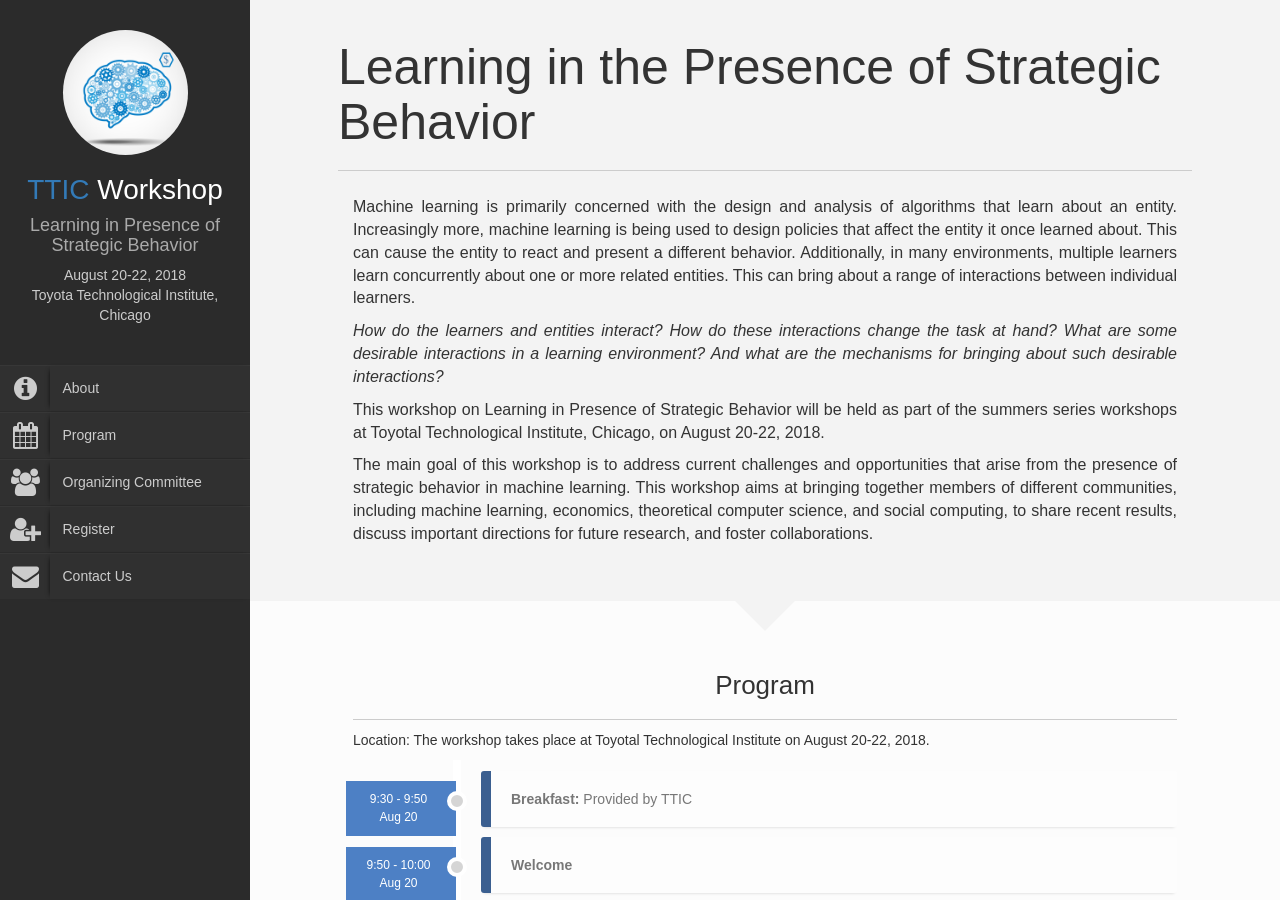
<file: mlstrat-ttic/index.html>
<!DOCTYPE html>
<html lang="en">
    <head>
        <title>TTIC Workshop on Learning in the Presence of Strategic Behavior</title>
        <meta http-equiv="Content-Type" content="text/html; charset=UTF-8">
        <meta name="author" content="owwwlab.com">
        <meta name="viewport" content="width=device-width, initial-scale=1, maximum-scale=1">
        
        <meta name="description" content="TTIC Workshop on Learning in the Presence of Strategic Behavior" />
        <meta name="keywords" content=“TTIC, workshop, machine learning, strategic behavior, game theory" />

        <!--CSS styles-->
        <link rel="stylesheet" href="css/bootstrap.css">
        <link rel="stylesheet" href="css/font-awesome.min.css">  
        <link rel="stylesheet" href="css/perfect-scrollbar-0.4.5.min.css">
        <link rel="stylesheet" href="css/magnific-popup.css">
        <link rel="stylesheet" href="css/style.css">
        <link id="theme-style" rel="stylesheet" href="css/styles/default.css">

        
        <!--/CSS styles-->
        <!--Javascript files-->
        <script type="text/javascript" src="js/jquery-1.11.3.min.js"></script>
        <script type="text/javascript" src="js/TweenMax.min.js"></script>
        <script type="text/javascript" src="js/jquery.touchSwipe.min.js"></script>
        <script type="text/javascript" src="js/jquery.carouFredSel-6.2.1-packed.js"></script>
        
        <script type="text/javascript" src="js/modernizr.custom.63321.js"></script>
        <script type="text/javascript" src="js/jquery.dropdownit.js"></script>

        <script type="text/javascript" src="js/ScrollToPlugin.min.js"></script>

        <script type="text/javascript" src="js/bootstrap.min.js"></script>

        <script type="text/javascript" src="js/jquery.mixitup.min.js"></script>

        <script type="text/javascript" src="js/masonry.min.js"></script>

        <script type="text/javascript" src="js/perfect-scrollbar-0.4.5.with-mousewheel.min.js"></script>
        <script type="text/javascript" src="js/jquery.nicescroll.min.js"></script>


        <script type="text/javascript" src="js/magnific-popup.js"></script>
        <script type="text/javascript" src="js/custom.js"></script>

        <!--/Javascript files-->

    </head>
    <body>

        <div id="wrapper">
            <a href="#sidebar" class="mobilemenu"><i class="fa fa-reorder"></i></a>
            <div id="sidebar">
                <div id="sidebar-wrapper">
                    <div id="sidebar-inner">
                        <!-- Profile/logo section-->
                        <div id="profile" class="clearfix">
                            <div class="portrate hidden-xs"></div>
                            <div class="title">
                                <h2><a href="https://ttic.uchicago.edu/">TTIC</a> Workshop</h2>
                                <h3>Learning in Presence of Strategic Behavior</h3>
                                <p style="color:#ccc">August 20-22, 2018<br/>Toyota Technological Institute, Chicago</p>
                            </div>   
                        </div>
                        <!-- /Profile/logo section-->

                        <!-- Main navigation-->
                        <div id="main-nav">
                            <ul id="navigation">
                                <li>
                                  <a href="#about">
                                    <i class="fa fa-info-circle"></i>
                                    <div class="text">About</div>
                                  </a>
                                </li>   
<!--                                 <li class="external">
                                  <a href="#invited">
                                      <i class="fa fa-user"></i>
                                      <div class="text">Invited Speakers</div>
                                  </a>
                                </li>
 -->                                <li>
                                    <a href="#program">
                                        <i class="fa fa-calendar"></i>
                                        <div class="text">Program</div>
                                    </a>
                                </li>
<!--                                 <li>
                                  <a href="#cfp" onclick="this.class = 'currentmenu'">
                                    <i class="fa fa-newspaper-o"></i>
                                    <div class="text">Call for Papers</div>
                                  </a>
                                </li> 
 -->                                <li class="external">
                                  <a href="#org">
                                      <i class="fa fa-users"></i>
                                      <div class="text">Organizing Committee</div>
                                  </a>
                                </li>
                                <li>
                                  <a href="http://www.ttic.edu/behavior-registration">
                                      <i class="fa fa-user-plus"></i>
                                      <div class="text">Register</div>
                                  </a>
                                </li>
<!--                                 <li>
                                  <a href="https://easychair.org/conferences/?conf=nips17mlstrat">
                                      <i class="fa fa-paper-plane"></i>
                                      <div class="text">Submit Paper</div>
                                  </a>
                                </li>
 -->                                <li>
                                  <a href="mailto:nhaghtal@gmail.com">
                                      <i class="fa fa-envelope"></i>
                                      <div class="text">Contact Us</div>
                                  </a>
                                </li>
                            </ul>
                        </div>
                        <!-- /Main navigation-->
                    </div>
                </div>
            </div>

            <div id="main">
                <div class="page home" data-pos="home">
                    <div class="pageheader" id="about" >
                        <div class="headercontent">
                            <div class="section-container">
                                
                                <div class="row">                                 
                                    <h3 class="title">Learning in the Presence of Strategic Behavior</h3>
                                    
									<div class="col-md-12" >
										<p style="text-align:justify;font-size:16px">
                                            Machine learning is primarily concerned with the design and analysis of algorithms that learn about an entity. Increasingly more, machine learning is being used to design policies that affect the entity it once learned about. This can cause the entity to react and present a different behavior. Additionally, in many environments, multiple learners learn concurrently about one or more 
                                            related entities. This can bring about a range of interactions between individual learners. 
                                        </p>
                                        <p style="text-align:justify;font-size:16px">
                                            <em>How do the learners and entities interact? 
                                            How do these interactions change the task at hand? What are some desirable interactions in a learning environment? And what are the mechanisms for bringing about such desirable interactions? </em>
                                        </p>			
                                        <p style="text-align:justify;font-size:16px">
                                            This workshop on Learning in Presence of Strategic Behavior will be held as part of the summers series workshops at Toyotal Technological Institute, Chicago, on August 20-22, 2018.
                                        </p>
                                        <p style="text-align:justify;font-size:16px">
                                            The main goal of this workshop is to address current challenges and opportunities that arise from the presence of strategic behavior in machine learning. This workshop aims at bringing together members of different communities, including machine learning, economics, theoretical computer science, and social computing, to share recent results, discuss important directions for future research, and foster collaborations.
                                        </p>
									</div>
								</div>
                            </div>        
                        </div>
                    </div>
					<div class="pagecontents">                     
                        <div class="section color-1" id="program">
                            <div class="section-container">
                                <div class="title text-center">
                                    <h3>Program</h3>
                                </div>
                                <div class="row">
                                    <div class="col-md-12">
                                        <p>Location: The workshop takes place at Toyotal Technological Institute on August 20-22, 2018.</p>
                                        <ul class="timeline"> 
											<li>
                                                <div class="date">9:30 - 9:50<br><span style="color:white">Aug 20</span> </div>
												<div class="circle"></div>
												<div class="data">
                                                    <div class="subject"><b>Breakfast:</b> Provided by TTIC</div>
												</div>
											</li>
											<li>
                                                <div class="date">9:50 - 10:00<br><span style="color:white">Aug 20</span> </div>
												<div class="circle"></div>
												<div class="data">
                                                    <div class="subject"><b>Welcome</b></div>
												</div>
											</li>
									
                                            <li>
                                                <div class="date">10:00 - 10:45<br><span style="color:white">Aug 20</span> </div>
                                                <div class="circle"></div>
                                                <div class="data">
                                                    <div class="subject"><b>Talk by Ariel Procaccia:</b> Automating Ethical Decisions Using Social Choice and Machine Learning</div>
                                                    <div class="text"><b>
													I present a new approach to automated decision making, which I've been referring to as virtual democracy. In a nutshell, the idea is to collect people's preferences on dilemmas in a specific domain, learn models of those preferences, and then, at runtime, aggregate the predicted preferences on the dilemma at hand to reach a socially desirable decision. This approach allows us to decide thorny dilemmas that were previously beyond the reach of AI. I illustrate the approach in two domains: 1. Autonomous vehicles: The goal is to decide trolley-problem-type ethical dilemmas. I describe a system that automates these decisions, using preference data collected from 1.3 million people through the Moral Machine website.
													2. Food banks: This is ongoing work with a food bank in Pittsburgh, with the goal of helping them decide how to allocate incoming food donations to recipient organizations. 
													</b></div>
                                                </div>
                                            </li>
                                            <li>
                                                <div class="date">10:45 - 11:30<br><span style="color:white">Aug 20</span> </div>
                                                <div class="circle"></div>
                                                <div class="data">
                                                    <div class="subject"><b>Talk by Annie Liang:</b> Overabundant Information and Learning Traps</div>
                                                    <div class="text"><b>
													We develop a model of social learning from overabundant information: Short-lived agents sequentially choose from a large set of (flexibly correlated) information sources for prediction of an unknown state. Signal realizations are public.  We demonstrate two starkly different long-run outcomes: (1) efficient information aggregation, where the community eventually learns as fast as possible; (2) "learning traps," where the community gets stuck observing suboptimal sources and learns inefficiently. Our main results identify a simple property of the signal correlation structure that separates these outcomes. In both regimes, we characterize which sources are observed in the long run and how often.
													</b></div>
                                                </div>
                                            </li>
                                            <li>
                                                <div class="date">11:30 - 12:00<br><span style="color:white">Aug 20</span> </div>
                                                <div class="circle"></div>
                                                <div class="data">
                                                    <div class="subject"><b>Talk by Jake Abernethy:</b>  Building Algorithms by Playing Games</div>
                                                    <div class="text"><b>
													A very popular trick for solving certain types of optimization problems is this: write your objective as the solution of a two-player zero-sum game, endow both players with an appropriate learning algorithm, watch how the opponents compete, and extract an (approximate) solution from the actions/decisions taken by the players throughout the process. This approach is very generic and provides a natural template to produce new and interesting algorithms. I will describe this framework and show how it applies in several scenarios, and describe recent work that draws a connection to the Frank-Wolfe algorithm and Nesterov's Accelerated Gradient Descent.
													</b></div>
                                                </div>
                                            </li>
                                            </li>
											<li>
                                                <div class="date">12:00 - 1:45<br><span style="color:white">Aug 20</span> </div>
                                                <div class="circle"></div>
                                                <div class="data">
                                                    <div class="subject"><b>Lunch:</b> On your own.</div>
                                                 </div>
                                            </li>
											<li>
                                                <div class="date">1:45 - 2:30<br><span style="color:white">Aug 20</span> </div>
                                                <div class="circle"></div>
                                                <div class="data">
                                                    <div class="subject"><b>Talk by Nina Balcan:</b> Sample Complexity of Multi-item Profit Maximization</div>
													<div class="text"><b>
													We study profit maximization in the setting where the mechanism designer has samples from the distribution over buyers' values, not an explicit description thereof. We uncover a general structural property that we call linear delineability shared by a myriad of pricing and auction mechanisms classes that allows us to prove strong sample complexity or generalization guarantees. Roughly speaking, a mechanism is linearly delineable if for any set of buyers' values, the profit function is piecewise linear in the mechanism's parameters. We provide uniform convergence guarantees for linearly delineable mechanisms, showing how many samples are sufficient to ensure that uniformly for all mechanisms in a linearly delineable class, their empirical profit over the sample is close to the expected profit over the underlying distribution. We show numerous applications of our results to both pricing mechanisms (including posted-price mechanisms and multi-part tariffs), and auctions (including second price auctions with reserves and classes of affine maximizer auctions).
													
													This is based on joint work with Tuomas Sandholm and Ellen Vitercik.
													</b></div>
                                                 </div>
                                            </li>
											<li>
                                                <div class="date">2:30 - 2:45<br><span style="color:white">Aug 20</span> </div>
                                                <div class="circle"></div>
                                                <div class="data">
                                                    <div class="subject"><b>Short talk by Alex Peysakovich:</b> Towards agents that can learn social conventions</div>
													<div class="text"><b>
													TBA
													</b></div>
                                                 </div>
                                            </li>
											<li>
                                                <div class="date">2:45 - 3:00<br><span style="color:white">Aug 20</span> </div>
                                                <div class="circle"></div>
                                                <div class="data">
                                                    <div class="subject"><b>Short talk by Aleck Johnsen:</b> Dashboard Mechanisms for Online Marketplaces</div>
													<div class="text"><b>
													This paper gives a theoretical model for design and analysis of
													mechanisms for online marketplaces where a bidding dashboard enables the bid-optimization of long-lived agents.  A key step in the mechanisms suggested by the paper is that the response of each agent can be inverted to ascertain the agent's value and from these values a nearly efficient outcome can be implemented.  For any monotone and strictly continuous social choice rule, we give a dashboard mechanism and prove that the behavior of agents optimizing according to the dashboard in an iterated environment converges to a Nash equilibrium.  Joint with Aleck Johnsen, Denis Nekipelov, Zihe Wang, and Onno Zoeter.
													</b></div>
                                                 </div>
                                            </li>

											<li>
                                                <div class="date">3:00 - 3:30<br><span style="color:white">Aug 20</span> </div>
												<div class="circle"></div>
												<div class="data">
                                                    <div class="subject"><b>Break:</b> Refreshments provided by TTIC</div>
												</div>
                                            </li>
                                            <li>
                                                <div class="date">3:30 - 4:00<br><span style="color:white">Aug 20</span> </div>
                                                <div class="circle"></div>
                                                <div class="data">
                                                    <div class="subject"><b>Discussion:</b>  This is an oppurtunity to pitch ideas and bring up open problems, before going into the collaboration time.</div>
												</div>
                                             </li>
                                            <li>
                                                <div class="date">4:00 - 5:00<br><span style="color:white">Aug 20</span> </div>
                                                <div class="circle"></div>
                                                <div class="data">
                                                    <div class="subject"><b>Collaboration time</b></div>
												</div>
                                             </li>
                                            <li>
                                                <div class="date">5:00 - 5:45<br><span style="color:white">Aug 20</span> </div>
                                                <div class="circle"></div>
                                                <div class="data">
                                                    <div class="subject">Travel time to downtown</div>
												</div>
                                             </li>
											<li>                                            
                                                <div class="date">6:00-9:00<br><span style="color:white">Aug 20</span> </div>
                                                <div class="circle"></div>
                                                <div class="data">
                                                    <div class="subject"><b>Dinner:</b> There wil be an optional and informal dinner at <a href="http://www.niubchicago.com/">Niu B</a>. We have made a tentative group reservation. <b><span style="color:red">If you are interested in attending please E-mail <a href="mailto:nika@cmu.edu">Nika Haghtalab</a> to confirm your attendance.</span></b> </div>
												</div>
                                            </li>
											<li>
                                                <div class="date2">9:30 - 10:00<br><span style="color:white">Aug 21</span> </div>
												<div class="circle"></div>
												<div class="data">
                                                    <div class="subject"><b>Breakfast:</b> Provided by TTIC</div>
												</div>
											</li>
											<li>
                                                <div class="date2">10:00 - 10:45<br><span style="color:white">Aug 21</span> </div>
												<div class="circle"></div>
												<div class="data">
                                                    <div class="subject"><b>Talk by Costis Daskalakis:</b> Improving Generative Adversarial Networks using Game Theory and Statistics</div>
													<div class="text"><b>
													TBA
													</b></div>
                                                </div>
											</li>
											<li>
                                                <div class="date2">10:45 - 11:30<br><span style="color:white">Aug 21</span> </div>
                                                <div class="circle"></div>
                                                <div class="data">
                                                    <div class="subject"><b>Talk by Aleksander Madry:</b> Towards ML You Can Rely On</div>
                                                    <div class="text"><b> Machine learning has made a significant progress over the last decade. In fact, many believe now that ML techniques are a “white bullet”, capable of making progress on any real-world problem they are applied to. But can we truly rely on this toolkit?

                                                                                                        In this talk, I will discuss one of the key challenges to making ML be dependable and secure: the widespread vulnerability of state-of-the-art classifiers to adversarial misclassification (aka adversarial examples). I will then describe a framework that enables us to reason about this vulnerability in a principled manner as well as develop methods for alleviating the problem it poses.
                                                                                                        </b></div>
                                                </div>                                                    
                                            </li>
											<li>
                                                <div class="date2">11:30 - 11:45<br><span style="color:white">Aug 21</span> </div>
                                                <div class="circle"></div>
                                                <div class="data">
                                                    <div class="subject"><b>Short talk by Gauthier Gidel:</b> Negative Momentum for Improved Game Dynamics</div>
                                                    <div class="text"><b>Games generalize the optimization paradigm by introducing different objective functions for different optimizing agents, known as players. Generative Adversarial Networks (GANs) are arguably the most popular game formulation in recent machine learning literature. GANs achieve great results on generating realistic natural images, however they are known for being difficult to train. Training them involves finding a Nash equilibrium, typically performed using gradient descent on the two players' objectives. Game dynamics can induce rotations that slow down convergence to a Nash equilibrium, or prevent it altogether. We provide a theoretical analysis of the game dynamics and show experimentally that gradient descent with a negative momentum term, can improve the convergence properties of some GANs.
													</b></div>
                                                </div>
                                            </li>
											<li>
                                                <div class="date2">11:45 - 12:00<br><span style="color:white">Aug 21</span> </div>
                                                <div class="circle"></div>
                                                <div class="data">
                                                    <div class="subject"><b>Short Talk by Jennifer Wortman Vaughan:</b> The Disparate Impact of Strategic Manipulation</div>
                                                    <div class="text"><b> TBA
                                                        </b></div>
                                                </div>
                                            </li>
											<li>
                                                <div class="date2">12:00 - 1:30<br><span style="color:white">Aug 21</span> </div>
                                                <div class="circle"></div>
                                                <div class="data">
                                                    <div class="subject"><b>Lunch (on site):</b> Lunch will be provided by TTIC.</div>
                                                 </div>
                                            </li>
											<li>
                                                <div class="date2">1:30 - 2:15<br><span style="color:white">Aug 21</span> </div>
                                                <div class="circle"></div>
                                                <div class="data">
                                                    <div class="subject"><b>Talk by Zico Kolter:</b> Provably robust deep learning</div>
                                        <div class="text"><b> In this talk I'll discuss our recent work on training deep classifiers that are provably robust to certain classes of norm-bounded perturbation attacks.  Our methods work by considering a convex relaxation of the "adversarial polytope", the set of last-layer activations achievable under some norm-bounded perturbation of the input, and using these to derive very efficient methods for computing (and then minimizing) upper bounds the adversarial loss that can be suffered under such attacks.  The method leads to some of the largest verified networks of which we are currently aware, including a convolutional MNIST classifier with a provable bound of 3.7% error under L_infinity perturbations of size epsilon=0.1.   I'll relate our work to similar ongoing directions, and also discuss the main challenges that it faces: the task of scaling to significantly larger networks, e.g. at ImageNet scale, and the task of better characterizing the "correct" set of perturbations that we would like to be robust to.
                                                    </b></div>
                                                </div>
    
					</li>
											<li>
                                                <div class="date2">2:15 - 3:00<br><span style="color:white">Aug 21</span> </div>
                                                <div class="circle"></div>
                                                <div class="data">
                                                    <div class="subject"><b>Talk by Thodoris Lykouris:</b> Stochastic bandits robust to adversarial corruptions</div>
                                                    <div class="text"><b> We introduce a new model of stochastic bandits with adversarial corruptions which aims to capture settings where most of the input follows a stochastic pattern but some fraction of it can be adversarially changed to trick the algorithm, e.g., click fraud, fake reviews, and email spam. The goal of this model is to encourage the design of bandit algorithms that (i) work well in mixed adversarial and stochastic models, and (ii) whose performance deteriorates gracefully as we move from fully stochastic to fully adversarial models. In our model, the rewards for all arms are initially drawn from a distribution and are then altered by an adaptive adversary. We provide a simple algorithm whose performance gracefully degrades with the total corruption the adversary injected in the data, measured by the sum across rounds of the biggest alteration the adversary made in the data in that round; this total corruption is denoted by C. Our algorithm provides a guarantee that retains the optimal guarantee (up to a logarithmic term) if the input is stochastic and whose performance degrades linearly to the amount of corruption C, while crucially being agnostic to it. We also provide a lower bound showing that this linear degradation is necessary if the algorithm achieves optimal performance in the stochastic setting (the lower bound works even for a known amount of corruption, a special case in which our algorithm achieves optimal performance without the extra logarithm). Based on joint work with Vahab Mirrokni and Renato Paes Leme that appeared at STOC 18.
													</b></div>
                                                </div>
                                            </li>
											<li>
                                                <div class="date2">3:00 - 3:15<br><span style="color:white">Aug 21</span> </div>
                                                <div class="circle"></div>
                                                <div class="data">
                                                    <div class="subject"><b>Short talk by Alex Slivkins:</b> Bandits and Agents: How to Incentivize Exploration</div>
                                                    <div class="text"><b>TBA
													</b></div>
                                                </div>
                                            </li>
											<li>
                                                <div class="date2">3:15 - 3:30<br><span style="color:white">Aug 21</span> </div>
                                                <div class="circle"></div>
                                                <div class="data">
                                                    <div class="subject"><b>Short talk by Jieming Mao:</b> Multi-armed Bandit Problems with Strategic Arms</div>
                                                    <div class="text"><b>
We study a strategic version of the multi-armed bandit problem, where each arm is an individual strategic agent and we, the principal, pull one arm each round. When pulled, the arm receives some private reward v_a and can choose an amount x_a to pass on to the principal (keeping v_a-x_a for itself). All non-pulled arms get reward 0. Each strategic arm tries to maximize its own utility over the course of T rounds. Our goal is to design an algorithm for the principal incentivizing these arms to pass on as much of their private rewards as possible. 

When private rewards are stochastically drawn each round (v_a^t \leftarrow D_a), we show that: 
1) Algorithms that perform well in the classic adversarial multi-armed bandit setting necessarily perform poorly: For all algorithms that guarantee low regret in an adversarial setting, there exist distributions D_1,...,D_k and an o(T)-approximate Nash equilibrium for the arms where the principal receives reward o(T). 2) There exists an algorithm for the principal that induces a game among the arms where each arm has a dominant strategy. Moreover, for every o(T)-approximate Nash equilibrium, the principal receives expected reward \mu'T - o(T), where \mu' is the second-largest of the means E[D_a]. This algorithm maintains its guarantee if the arms are non-strategic (x_a = v_a), and also if there is a mix of strategic and non-strategic arms.
                                                    </b></div>
                                                </div>
                                            </li>
											<li>
                                                <div class="date2">3:30 - 4:00<br><span style="color:white">Aug 21</span> </div>
                                                <div class="circle"></div>
                                                <div class="data">
                                                    <div class="subject"><b>Break:</b> Refreshments will be provided by TTIC</div>
                                                </div>
                                            </li>
											<li>
                                                <div class="date2">4:00 - 5:00<br><span style="color:white">Aug 21</span> </div>
                                                <div class="circle"></div>
                                                <div class="data">
                                                    <div class="subject"><b>Discussion on AGT and GANs</b></div>
                                                </div>
                                            </li>
											<li>
                                                <div class="date2">6:00 - 9:00<br><span style="color:white">Aug 21</span> </div>
                                                <div class="circle"></div>
                                                <div class="data">
                                                    <div class="subject"><b>Informal social outings:</b> Depending on the weather, some groups may decide to go for a walk by the river, go to a roof top bar, or watch a movie at the millinium park.</div>
                                                </div>
                                            </li>

											<li>
                                                <div class="date">9:30 - 10:00<br><span style="color:white">Aug 22</span> </div>
												<div class="circle"></div>
												<div class="data">
                                                    <div class="subject"><b>Breakfast:</b> Provided by TTIC</div>
												</div>
											</li>
                                            <li>
                                                <div class="date">10:00 - 10:45<br><span style="color:white">Aug 22</span> </div>
                                                <div class="circle"></div>
                                                <div class="data">
                                                    <div class="subject"><b>Talk by Nihar Shah:</b> Battling Demons in Peer Review</div>
                                                    <div class="text"><b>
													 Peer review is the backbone of scholarly research. It is however faced with a number of challenges (or demons) such as bias and miscalibration, subjectivity, strategic behavior, and noise. This talk will present some principled and practical approaches to battle these demons in peer review. 
													</b></div>
                                                </div>
                                            </li>
                                           <li>
                                                <div class="date">10:45 - 11:30<br><span style="color:white">Aug 22</span> </div>
                                                <div class="circle"></div>
                                                <div class="data">
                                                    <div class="subject"><b>Talk by Nikhil Devanur:</b> Truth and Regret in Online Scheduling</div>
                                                    <div class="text"><b>
                                                    We consider a scheduling problem where a cloud service provider has multiple units of a resource available over time. Selfish clients submit jobs, each with an arrival time, deadline, length, and value. The service provider's goal is to implement a truthful online mechanism for scheduling jobs so as to maximize the social welfare of the schedule. Recent work shows that under a stochastic assumption on job arrivals, there is a single-parameter family of mechanisms that achieves near-optimal social welfare. We show that given any such family of near-optimal online mechanisms, there exists an online mechanism that in the worst case performs nearly as well as the best of the given mechanisms. Our mechanism is truthful whenever the mechanisms in the given family are truthful and prompt, and achieves optimal (within constant factors) regret. Joint work with Shuchi Chawla, Janardhan Kulkarni and Rad Niazadeh.
                                                    </b></div>
                                                </div>
                                            </li>
                                            <li>
                                                <div class="date">11:30 - 11:45<br><span style="color:white">Aug 22</span> </div>
                                                <div class="circle"></div>
                                                <div class="data">
                                                    <div class="subject"><b>Short Talk by Bo Waggoner:</b>Market-Based Mechanisms for Acquiring and Aggregating Data</div>
                                                    <div class="text"><b> TBA
                                                        </b></div>
                                                </div>
                                            </li>
                                            <li>
                                                <div class="date">11:45 - 12:00<br><span style="color:white">Aug 22</span> </div>
                                                <div class="circle"></div>
                                                <div class="data">
                                                    <div class="subject"><b>Short talk by Jason Hartline:</b> Inference from Auction Outcomes</div>
                                                    <div class="text"><b>
Econometric inference allows an analyst to back out the values of
agents in a mechanism from the rules of the mechanism and bids of the
agents.  This paper proposes the problem of infering the values of
agents in a mechanism from the social choice function implemented by
the mechanism and the mechanism's outcome (specifically: per-unit prices)
when the actions are not observed.  For single-dimensional agents,
this inference problem is a multi-dimensional inversion of the payment
identity and is feasible only if the payment identity is uniquely
invertible.  The inversion is unique for single- and multi-unit
proportional weights social choice functions (common, for example, in
the bandwidth allocation); and its inverse can be found efficiently.
This inversion is not unique for social choice functions that exhibit
complementarities.

Joint with Aleck Johnsen, Denis Nekipelov, and Zihe Wang.
                                                    </b></div>
                                                </div>
                                            </li>
											<li>
                                                <div class="date">12:00 - 2:00<br><span style="color:white">Aug 22</span> </div>
                                                <div class="circle"></div>
                                                <div class="data">
                                                    <div class="subject"><b>Lunch:</b> On your own.</div>
                                                 </div>
                                            </li>
											<li>
                                                <div class="date">2:00 - 3:00<br><span style="color:white">Aug 22</span> </div>
                                                <div class="circle"></div>
                                                <div class="data">
                                                    <div class="subject"><b>Impromptu Talks/Time for collaboration:</b>
                                                    To give an impromptu talk, check in with <a href="mailto:nika@cmu.edu">Nika Haghtalab</a>, 		
                                                    preferably before lunch on August 22. 
                                            </div>
                                                 </div>
                                            </li>
                                            <li>
                                                <div class="date">3:00 - 3:30<br><span style="color:white">Aug 22</span> </div>
                                                <div class="circle"></div>
                                                <div class="data">
                                                    <div class="subject"><b>Break:</b> Refreshments will be provided by TTIC.</div>
                                                </div>
                                            </li>
                                        	<li>
                                                <div class="date">3:30 - 4:50<br><span style="color:white">Aug 22</span> </div>
                                                <div class="circle"></div>
                                                <div class="data">
                                                    <div class="subject"><b>Time for collaboration</b> </div>
                                                </div>
                                            </li>
                                            <li>
                                                <div class="date">4:50 - 5:00<br><span style="color:white">Aug 22</span> </div>
                                                <div class="circle"></div>
                                                <div class="data">
                                                    <div class="subject"><b>Closing Remarks</b> </div>
                                                </div>
                                            </li>
                                        </ul>
                                    </div>
                                </div>
                            </div>
                        </div>
         
 
                        <div class="section color-1" id="org">
                            <div class="section-container">
                                <div class="title text-center">
                                    <h3>Organizing Committee 
                                            <i class="icon-chevron-sign-left"></i></h3>
                                </div>
                                <div class="row">
                                    <div class="col-md-12">
                                        <div id="labp-heads-wrap">
                                            <div id="lab-carousel">
                                                <div><img alt="image" src="img/org/jennvw.jpg" width="120" height="120" class="img-circle lab-img" /></div>
                                                <div><img alt="image" src="img/org/haghtalab.jpg" width="120" height="120" class="img-circle lab-img" /></div>
                                                <div><img alt="image" src="img/org/mansour.jpg" width="120" height="120" class="img-circle lab-img" /></div>
                                                <div><img alt="image" src="img/org/roughgarden.jpg" width="120" height="120" class="img-circle lab-img" /></div>
                                                <div><img alt="image" src="img/org/syrgkanis.jpg" width="120" height="120" class="img-circle lab-img" /></div>
                                                
                                            </div>
                                            <div>
                                                <a href="#" id="prev"><i class="fa fa-chevron-left"></i></a>
                                                <a href="#" id="next"><i class="fa fa-chevron-right"></i></a>
                                            </div>
                                        </div>

                                        <div id="lab-details">
                                            <div>
                                                <h3>Jenn Wortman Vaughan</h3>
                                                <h4>Microsoft Research, New York City</h4>
                                                <a href="http://www.jennwv.com/" class="btn btn-info">+ Follow</a>
                                            </div>
                                            <div>
                                                <h3>Nika Haghtalab</h3>
                                                <h4>Computer Science Department, Carnegie Mellon University</h4>
                                                <a href="https://www.cs.cmu.edu/~nhaghtal/" class="btn btn-info">+ Follow</a>
                                            </div>
                                            <div>
                                                <h3>Yishay Mansour</h3>
                                                <h4>School of Computer Science, Tel Aviv University</h4>
                                                <a href="https://www.tau.ac.il/~mansour/" class="btn btn-info">+ Follow</a>
                                            </div>
                                            <div>
                                                <h3>Tim Roughgarden</h3>
                                                <h4>Computer Science, Stanford University</h4>
                                                <a href="http://theory.stanford.edu/~tim/" class="btn btn-info">+ Follow</a>
                                            </div>
                                            <div>
                                                <h3>Vasilis Syrgkanis</h3>
                                                <h4>Microsoft Research, New England</h4>
                                                <a href="http://vsyrgkanis.com/" class="btn btn-info">+ Follow</a>
                                            </div>
                                        </div>
                                    </div>
                                </div>
                            </div>
                        </div> 
        
                    </div>
                </div>
            </div>
        </div>
    </body>
</html>
</file>
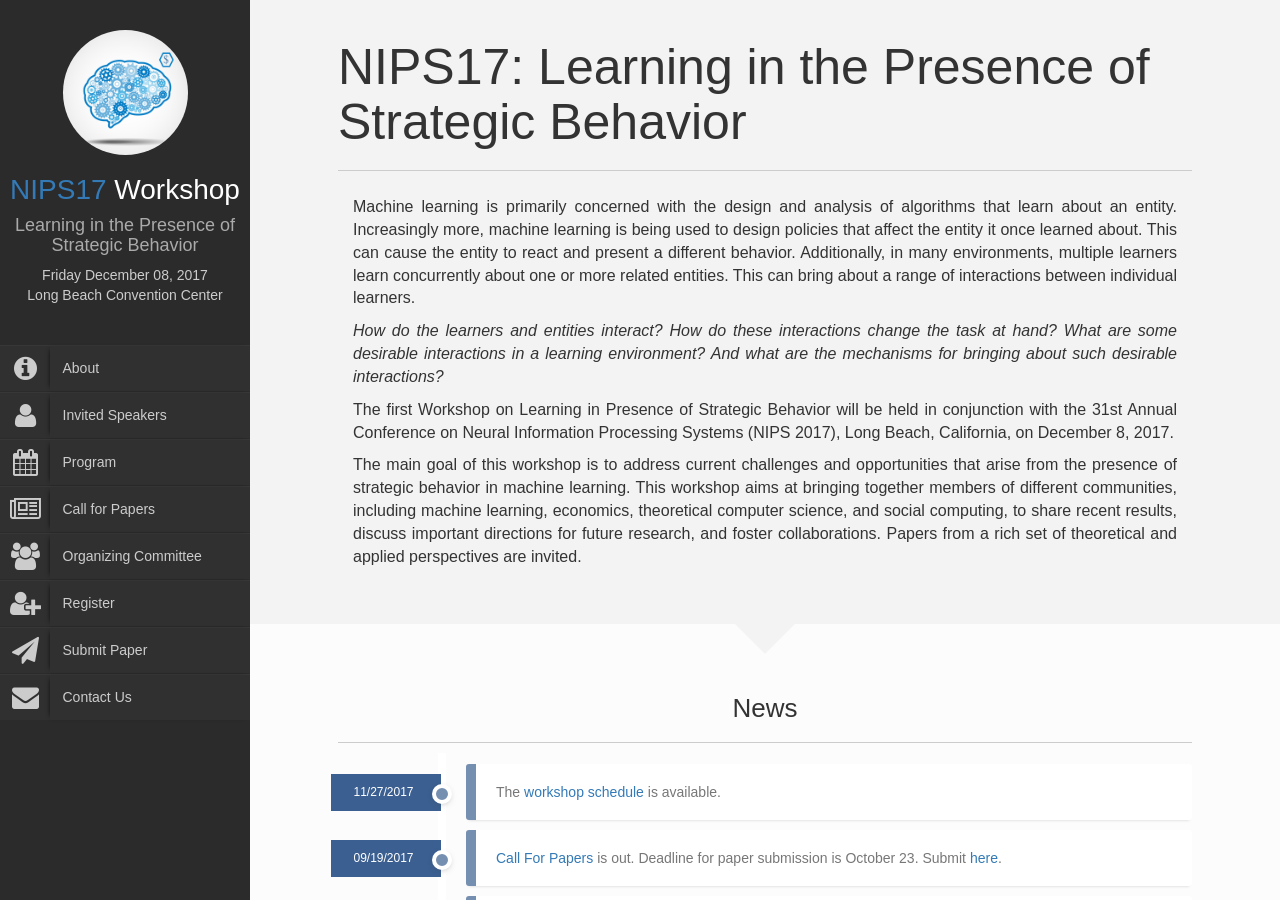
<file: mlstrat/index.html>
<!DOCTYPE html>
<html lang="en">
    <head>
        <title>NIPS17 Workshop on Learning in the Presence of Strategic Behavior</title>
        <meta http-equiv="Content-Type" content="text/html; charset=UTF-8">
        <meta name="author" content="owwwlab.com">
        <meta name="viewport" content="width=device-width, initial-scale=1, maximum-scale=1">
        
        <meta name="description" content="NIPS17 Workshop on Learning in the Presence of Strategic Behavior" />
        <meta name="keywords" content="NIPS17, workshop, machine learning, strategic behavior, game theory" />

        <!--CSS styles-->
        <link rel="stylesheet" href="css/bootstrap.css">
        <link rel="stylesheet" href="css/font-awesome.min.css">  
        <link rel="stylesheet" href="css/perfect-scrollbar-0.4.5.min.css">
        <link rel="stylesheet" href="css/magnific-popup.css">
        <link rel="stylesheet" href="css/style.css">
        <link id="theme-style" rel="stylesheet" href="css/styles/default.css">

        
        <!--/CSS styles-->
        <!--Javascript files-->
        <script type="text/javascript" src="js/jquery-1.11.3.min.js"></script>
        <script type="text/javascript" src="js/TweenMax.min.js"></script>
        <script type="text/javascript" src="js/jquery.touchSwipe.min.js"></script>
        <script type="text/javascript" src="js/jquery.carouFredSel-6.2.1-packed.js"></script>
        
        <script type="text/javascript" src="js/modernizr.custom.63321.js"></script>
        <script type="text/javascript" src="js/jquery.dropdownit.js"></script>

        <script type="text/javascript" src="js/ScrollToPlugin.min.js"></script>

        <script type="text/javascript" src="js/bootstrap.min.js"></script>

        <script type="text/javascript" src="js/jquery.mixitup.min.js"></script>

        <script type="text/javascript" src="js/masonry.min.js"></script>

        <script type="text/javascript" src="js/perfect-scrollbar-0.4.5.with-mousewheel.min.js"></script>
        <script type="text/javascript" src="js/jquery.nicescroll.min.js"></script>


        <script type="text/javascript" src="js/magnific-popup.js"></script>
        <script type="text/javascript" src="js/custom.js"></script>

        <!--/Javascript files-->

    </head>
    <body>

        <div id="wrapper">
            <a href="#sidebar" class="mobilemenu"><i class="fa fa-reorder"></i></a>
            <div id="sidebar">
                <div id="sidebar-wrapper">
                    <div id="sidebar-inner">
                        <!-- Profile/logo section-->
                        <div id="profile" class="clearfix">
                            <div class="portrate hidden-xs"></div>
                            <div class="title">
                                <h2><a href="https://nips.cc/">NIPS17</a> Workshop</h2>
                                <h3>Learning in the Presence of Strategic Behavior</h3>
                                <p style="color:#ccc">Friday December 08, 2017<br/>Long Beach Convention Center</p>
                            </div>   
                        </div>
                        <!-- /Profile/logo section-->

                        <!-- Main navigation-->
                        <div id="main-nav">
                            <ul id="navigation">
                                <li>
                                  <a href="#about">
                                    <i class="fa fa-info-circle"></i>
                                    <div class="text">About</div>
                                  </a>
                                </li>   
                                <li class="external">
                                  <a href="#invited">
                                      <i class="fa fa-user"></i>
                                      <div class="text">Invited Speakers</div>
                                  </a>
                                </li>
                                <li>
                                    <a href="#program">
                                        <i class="fa fa-calendar"></i>
                                        <div class="text">Program</div>
                                    </a>
                                </li>
                                <li>
                                  <a href="#cfp" onclick="this.class = 'currentmenu'">
                                    <i class="fa fa-newspaper-o"></i>
                                    <div class="text">Call for Papers</div>
                                  </a>
                                </li> 
                                <li class="external">
                                  <a href="#org">
                                      <i class="fa fa-users"></i>
                                      <div class="text">Organizing Committee</div>
                                  </a>
                                </li>
                                <li>
                                  <a href="https://nips.cc/Register/view-registration">
                                      <i class="fa fa-user-plus"></i>
                                      <div class="text">Register</div>
                                  </a>
                                </li>
                                <li>
                                  <a href="https://easychair.org/conferences/?conf=nips17mlstrat">
                                      <i class="fa fa-paper-plane"></i>
                                      <div class="text">Submit Paper</div>
                                  </a>
                                </li>
                                <li>
                                  <a href="mailto:strategic.ml2017@gmail.com">
                                      <i class="fa fa-envelope"></i>
                                      <div class="text">Contact Us</div>
                                  </a>
                                </li>
                            </ul>
                        </div>
                        <!-- /Main navigation-->
                    </div>
                </div>
            </div>

            <div id="main">
                <div class="page home" data-pos="home">
                    <div class="pageheader" id="about" >
                        <div class="headercontent">
                            <div class="section-container">
                                
                                <div class="row">                                 
                                    <h3 class="title">NIPS17: Learning in the Presence of Strategic Behavior</h3>
                                    
									<div class="col-md-12" >
										<p style="text-align:justify;font-size:16px">
                                            Machine learning is primarily concerned with the design and analysis of algorithms that learn about an entity. Increasingly more, machine learning is being used to design policies that affect the entity it once learned about. This can cause the entity to react and present a different behavior. Additionally, in many environments, multiple learners learn concurrently about one or more 
                                            related entities. This can bring about a range of interactions between individual learners. 
                                        </p>
                                        <p style="text-align:justify;font-size:16px">
                                            <em>How do the learners and entities interact? 
                                            How do these interactions change the task at hand? What are some desirable interactions in a learning environment? And what are the mechanisms for bringing about such desirable interactions? </em>
                                        </p>			
                                        <p style="text-align:justify;font-size:16px">
                                            The first Workshop on Learning in Presence of Strategic Behavior will be held in conjunction with the 31st Annual Conference on Neural Information Processing Systems (NIPS 2017), Long Beach, California, on December 8, 2017.
                                        </p>
                                        <p style="text-align:justify;font-size:16px">
                                            The main goal of this workshop is to address current challenges and opportunities that arise from the presence of strategic behavior in machine learning. This workshop aims at bringing together members of different communities, including machine learning, economics, theoretical computer science, and social computing, to share recent results, discuss important directions for future research, and foster collaborations.
                                            Papers from a rich set of theoretical and applied perspectives are invited.
                                        </p>
									</div>
								</div>
                            </div>        
                        </div>
                    </div>
					<div class="pagecontents">
						<div class="section color-1">
							<div class="section-container">
								<div class="row">               
									<div class="title text-center">
										<h3>News</h3>
									</div>
									<ul class="timeline">
                                        <li class="open">
                                            <div class="date">11/27/2017</div>
                                            <div class="circle"></div>
                                            <div class="data">
                                                <div class="subject">The <a href="#program">workshop schedule</a> is available.</div>
                                            </div>
                                        </li>
                                    
                                        <li class="open">
											<div class="date">09/19/2017</div>
											<div class="circle"></div>
											<div class="data">
												<div class="subject"><a href="#cfp">Call For Papers</a> is out. Deadline for paper submission is October 23. Submit <a href="https://easychair.org/conferences/?conf=nips17mlstrat">here</a>.</div>				
											</div>
										</li>
										<li class="open">
											<div class="date">09/15/2017</div>
											<div class="circle"></div>
											<div class="data">
												<div class="subject"><a href="https://nips.cc/Register/view-registration">Registration</a> for workshops is open through the main conference webpage.</div>				
											</div>
										</li>
									</ul>
								</div>  								
							</div>
						</div>  
                        <div class="section color-2" id="invited">
                            <div class="section-container">
                                <div class="title text-center">
                                    <h3>Invited Speakers</h3>
                                </div>
                                <div class="row">
                                    <div class="col-md-12">
                                        <ul class="ul-withdetails">
                                            <li>
                                                <div class="row">
                                                    <div class="col-sm-6 col-md-2">
                                                        <div class="image">
                                                            <img alt="image" src="img/invited/chen.jpg"  class="img-responsive">
                                                            <div class="imageoverlay">
                                                                <i class="icon icon-search"></i>
                                                            </div>

                                                        </div>
                                                    </div>
                                                    <div class="col-sm-6 col-md-10">
                                                        <div class="meta">
                                                            <h3>Yiling Chen</h3>
                                                            <p>
                                                                Gordon McKay Professor of Computer Science<br/>
                                                                Harvard John A. Paulson School of Engineering and Applied Sciences<br/>
                                                                <a href="http://yiling.seas.harvard.edu/">http://yiling.seas.harvard.edu</a>
                                                            </p>
                                                        </div>
                                                    </div>
                                                </div>
                                                <div class="details">
                                                    <p><b>Learning in Strategic Data Environments.</b></p>
						    <p>	We live in a world where activities and interactions are recorded as data: food consumption, workout activities, buying and selling products, sharing information and experiences, borrowing and lending money, and exchanging excess resources. Scientists use the rich data of these activities to understand human social behavior, generate accurate predictions, and make policy recommendations. Machine learning traditionally take such data as given, often treating them as independent samples from some unknown statistical distribution. However, such data are possessed or generated by potentially strategic people in the context of specific interaction rules. Hence, what data become available depends on the interaction rules. For example, people with sensitive medical conditions may not reveal their medical data in a survey but could be willing to share them when compensated; crowd workers may not put in a good-faith effort in completing a task if they know that the requester cannot verify the quality of their contributions. In this talk, I argue that a holistic view that jointly considers data acquisition and learning is important. I will discuss two projects. The first project considers acquiring data from strategic data holders who have private cost for revealing their data and then learning from the acquired data. We provide a risk bound on learning, analogous to classic risk bounds, for situations when agents’ private costs can correlate with their data in arbitrary ways. The second project leverages techniques in learning to design a mechanism for obtaining high-quality data from strategic data holders. The mechanism has a strong incentive property: it is a dominant strategy for each agent to truthfully reveal their data even if we have no ground truth to directly evaluate their contributions. </p>
<p>This talk is based on joint works with Jacob Abernethy, Chien-Ju Ho, Yang Liu, and Bo Waggoner.

                                                    </p>
                                                </div>
                                            </li>
                                            <li>
                                                <div class="row">
                                                    <div class="col-sm-6 col-md-2">
                                                        <div class="image">
                                                            <img alt="image" src="img/invited/liang.jpeg"  class="img-responsive">
                                                            <div class="imageoverlay">
                                                                <i class="icon icon-search"></i>
                                                            </div>

                                                        </div>
                                                    </div>
                                                    <div class="col-sm-6 col-md-10">
                                                        <div class="meta">
                                                            <h3>Percy Liang</h3>
                                                            <p>
                                                                Assistant Professor of Computer Science and Statistics<br/>
                                                                Stanford University<br/>
                                                                <a href="https://cs.stanford.edu/~pliang/">https://cs.stanford.edu/~pliang</a>
                                                            </p>
                                                        </div>
                                                    </div>
                                                </div>
                                                <div class="details">
                                                    <p> <b>Learning with Adversaries and Collaborators.</b></p>
                                                    <p> We argue that the standard machine learning paradigm is both too weak and too strong.  First, we show that current systems for image classification and reading comprehension are vulnerable to adversarial attacks, suggesting that existing learning setups are inadequate to produce systems with robust behavior.  Second, we show that in an interactive learning setting where incentives are aligned, a system can learn a simple natural language from a user from scratch, suggesting that much more can be learned under a cooperative setting.
                                                    </p>
                                                </div>
                                            </li>
                                            <li>
                                                <div class="row">
                                                    <div class="col-sm-6 col-md-2">
                                                        <div class="image">
                                                            <img alt="image" src="img/invited/mohri.jpg"  class="img-responsive">
                                                            <div class="imageoverlay">
                                                                <i class="icon icon-search"></i>
                                                            </div>

                                                        </div>
                                                    </div>
                                                    <div class="col-sm-6 col-md-10">
                                                        <div class="meta">
                                                            <h3>Mehryar Mohri</h3>
                                                            <p>
                                                                Professor of Computer Science and Mathematics<br/>
                                                                Courant Institute of Mathematical Sciences<br/>
                                                                <a href="http://cs.nyu.edu/cs/faculty/mohri/">http://cs.nyu.edu/cs/faculty/mohri</a>
                                                            </p>
                                                        </div>
                                                    </div>
                                                </div>
                                                <div class="details">
                                                    <p><b>Regret minimization against strategic buyers.</b></p>
						    <p>This talk presents an overview of several recent algorithms for regret
minimization against strategic buyers in the context of posted-price
auctions, which are crucial for revenue optimization in online
advertisement.</p>

					<p>Joint work with Andres Munoz Medina.</p></div>
                                            </li>
                                            <li>
                                                <div class="row">
                                                    <div class="col-sm-6 col-md-2">
                                                        <div class="image">
                                                            <img alt="image" src="img/invited/peysak.jpg"  class="img-responsive">
                                                            <div class="imageoverlay">
                                                                <i class="icon icon-search"></i>
                                                            </div>

                                                        </div>
                                                    </div>
                                                    <div class="col-sm-6 col-md-10">
                                                        <div class="meta">
                                                            <h3>Alex Peysakhovich</h3>
                                                            <p>
                                                                Research Scientist</br>
                                                                Facebook Artificial Intelligence Research<br/>
                                                                <a href="http://alexpeys.github.io/">http://alexpeys.github.io</a>
                                                            </p>
                                                        </div>
                                                    </div>
                                                </div>
                                                <div class="details">
                                                    <p><b>Towards cooperative AI</b></p>
						    <p>Social dilemmas are situations where individuals face a temptation to increase their payoffs at a cost to total welfare. Importantly, social dilemmas are ubiquitous in real world interactions. We show how to modify modern reinforcement learning methods to construct agents that act in ways that are simple to understand, begin by cooperating, try to avoid being exploited, and forgiving (try to return to mutual cooperation). Such agents can maintain cooperation in Markov social dilemmas with both perfect and imperfect information. Our construction does not require training methods beyond a modification of self-play, thus if an environment is such that good strategies can be constructed in the zero-sum case (eg. Atari) then we can construct agents that solve social dilemmas in this environment.
                                                    </p>
                                                </div>
                                            </li>
                                            <li>
                                                <div class="row">
                                                    <div class="col-sm-6 col-md-2">
                                                        <div class="image">
                                                            <img alt="image" src="img/invited/tardos.jpg"  class="img-responsive">
                                                            <div class="imageoverlay">
                                                                <i class="icon icon-search"></i>
                                                            </div>

                                                        </div>
                                                    </div>
                                                    <div class="col-sm-6 col-md-10">
                                                        <div class="meta">
                                                            <h3>Eva Tardos</h3>
                                                            <p>
                                                                Jacob Gould Schurman Professor of Computer Science<br/>
                                                                Cornell University<br/>
                                                                <a href="http://www.cs.cornell.edu/~eva/">http://www.cs.cornell.edu/~eva</a>
                                                            </p>
                                                        </div>
                                                    </div>
                                                </div>
                                                <div class="details">
                                                    <p><b>Online learning with partial information for players in games.</b></p>
						    <p>Learning has been adopted as a general behavioral model for players in repeated games. Learning offers a way that players can adopt to (possibly changing) environment. Learning guarantees high social welfare in many games (including traffic routing as well as online auctions), even when the game or the population of players is dynamically changing. The rate at which the game can change depends on the speed of convergence of the learning algorithm. If players observe all other participants, which such full information feedback classical learning algorithms offer very fast convergence. However, such full information feedback is often not available, and the convergence of classical algorithms with partial feedback is much good. In this talk we  develop a black-box approach for learning where the learner observes as feedback only losses of a subset of the actions. The simplicity and black box nature of the approach allows us to use of this faster learning rate as a behavioral assumption in games. Talk based on joint work with Thodoris Lykouris and Karthik Sridharan.
                                                    </p>
                                                </div>
                                            </li>
                                        </ul>
                                    </div>
                                </div>
                            </div>
                        </div>
                        
                        <div class="section color-1" id="program">
                            <div class="section-container">
                                <div class="title text-center">
                                    <h3>Program</h3>
                                </div>
                                <div class="row">
                                    <div class="col-md-12">
                                        <p>Location: The workshop takes place at room 101 A on Fri Dec 08.</p>
                                        <ul class="timeline">
                                            <li>
                                                <div class="date">9:00 - 9:45</div>
                                                <div class="circle"></div>
                                                <div class="data">
                                                    <div class="subject"><b>(Invited Talk)</b> Yiling Chen: Learning in Strategic Data Environments.</div>
                                                    <div class="text"><b>We live in a world where activities and interactions are recorded as data: food consumption, workout activities, buying and selling products, sharing information and experiences, borrowing and lending money, and exchanging excess resources. Scientists use the rich data of these activities to understand human social behavior, generate accurate predictions, and make policy recommendations. Machine learning traditionally take such data as given, often treating them as independent samples from some unknown statistical distribution. However, such data are possessed or generated by potentially strategic people in the context of specific interaction rules. Hence, what data become available depends on the interaction rules. For example, people with sensitive medical conditions may not reveal their medical data in a survey but could be willing to share them when compensated; crowd workers may not put in a good-faith effort in completing a task if they know that the requester cannot verify the quality of their contributions. In this talk, I argue that a holistic view that jointly considers data acquisition and learning is important. I will discuss two projects. The first project considers acquiring data from strategic data holders who have private cost for revealing their data and then learning from the acquired data. We provide a risk bound on learning, analogous to classic risk bounds, for situations when agents’ private costs can correlate with their data in arbitrary ways. The second project leverages techniques in learning to design a mechanism for obtaining high-quality data from strategic data holders. The mechanism has a strong incentive property: it is a dominant strategy for each agent to truthfully reveal their data even if we have no ground truth to directly evaluate their contributions. 
</b></div>
                                                </div>
                                            </li>
                                            <li>
                                                <div class="date">9:45-10:00</div>
                                                <div class="circle"></div>
                                                <div class="data">
                                                    <div class="subject"><a href="https://arxiv.org/abs/1710.07887">Strategic Classification from Revealed Preferences</a>. <u>Jinshuo Dong</u>, Aaron Roth, Zachary Schutzman, Bo Waggoner and Zhiwei Steven Wu.                                             </div>
                                                        <div class="text"><b>We study an online linear classification problem, in which the data is generated by strategic agents who manipulate their features in an effort to change the classification outcome. In rounds, the learner deploys a classifier, and an adversarially chosen agent arrives, possibly manipulating her features to optimally respond to the learner. The learner has no knowledge of the agents' utility functions or ``real'' features, which may vary widely across agents. Instead, the learner is only able to observe their ``revealed preferences'' --- i.e. the actual manipulated feature vectors they provide. For a broad family of agent cost functions, we give a computationally efficient learning algorithm that is able to obtain diminishing ``Stackelberg regret'' --- a form of policy regret that guarantees that the learner is obtaining loss nearly as small as that of the best classifier in hindsight, even allowing for the fact that agents will best-respond differently to the optimal classifier.</b></div>
                                            </li>
                                            <li>
                                                <div class="date">10:00-10:15</div>
                                                <div class="circle"></div>
                                                <div class="data">
                                                    <div class="subject"><a href="https://papers.ssrn.com/sol3/papers.cfm?abstract_id=2921446">Learning in Repeated Auctions with Budgets: Regret Minimization and Equilibrium</a>. <u>Yonatan Gur</u> and Santiago Balseiro.</div>
                                                    <div class="text"><b>In online advertising markets, advertisers often purchase ad placements through bidding in repeated auctions based on realized viewer information. We study how budget-constrained advertisers may compete in such sequential auctions in the presence of uncertainty about future bidding opportunities and competition. We formulate this problem as a sequential game of incomplete information, where bidders know neither their own valuation distribution, nor the budgets and valuation distributions of their competitors. We introduce a family of practical bidding strategies we refer to as adaptive pacing strategies, in which advertisers adjust their bids according to the sample path of expenditures they exhibit. Under arbitrary competitors’ bids, we establish through matching lower and upper bounds the asymptotic optimality of this class of strategies as the number of auctions grows large. When all the bidders adopt these strategies, we establish the convergence of the induced dynamics and characterize a regime (well motivated in the context of display advertising markets) under which these strategies constitute an approximate Nash equilibrium in dynamic strategies: The benefit of unilaterally deviating to other strategies, including ones with access to complete information, becomes negligible as the number of auctions and competitors grows large. This establishes a connection between regret minimization and market stability, by which advertisers can essentially follow equilibrium bidding strategies that also ensure the best performance that can be guaranteed off-equilibrium.
                                                        </b></div>
                                                </div>
                                            </li>
                                            <li>
                                                <div class="date">10:15-10:30</div>
                                                <div class="circle"></div>
                                                <div class="data">
                                                    <div class="subject">
                                                        <p><b>Spotlights</b></p>
                                                        <ul>
                                                            <li>Strategyproof Linear Regression. Yiling Chen, <u>Chara Podimata</u>, and Nisarg Shah.</li>
                                                            <li><a href="https://research.google/pubs/incentive-aware-learning-for-large-markets/">Incentive-Aware Learning for Large Markets</a>. Mohammad Mahdian, Vahab Mirrokni, and <u>Song Zuo</u>.</li>
                                                            <li><a href="https://arxiv.org/abs/1711.01333">Learning to Bid Without Knowing Your Value</a>. <u>Zhe Feng</u>, Chara Podimata and Vasilis Syrgkanis.</li>
                                                            <li>Budget Management Strategies in Repeated Auctions: Uniqueness and Stability of System Equilibria. Santiago Balseiro, <u>Anthony Kim</u>, Mohammad Mahdian and Vahab Mirrokni.</li>
                                                            <li><a href="https://papers.ssrn.com/sol3/papers.cfm?abstract_id=2956713">Dynamic Second Price Auctions with Low Regret</a>. Vahab Mirrokni, Renato Paes Leme, Rita Ren, and <u>Song Zuo</u>.</li>
                                                         </ul>
                                                    </div>
                                                </div>
                                            </li>
                                            <li>
                                                <div class="date">10:30 - 11:00</div>
                                                <div class="circle"></div>
                                                <div class="data">
                                                    <div class="subject">Coffee Break and Poster Session.</div>
                                                </div>
                                            </li>
                                            <li>
                                                <div class="date">11:00 - 11:45</div>
                                                <div class="circle"></div>
                                                <div class="data">
                                                    <div class="subject"><b>(Invited Talk)</b> Eva Tardos: Online learning with partial information for players in games</div>
                                                    <div class="text"><b>Learning has been adopted as a general behavioral model for players in repeated games. Learning offers a way that players can adopt to (possibly changing) environment. Learning guarantees high social welfare in many games (including traffic routing as well as online auctions), even when the game or the population of players is dynamically changing. The rate at which the game can change depends on the speed of convergence of the learning algorithm. If players observe all other participants, which such full information feedback classical learning algorithms offer very fast convergence. However, such full information feedback is often not available, and the convergence of classical algorithms with partial feedback is much good. In this talk we  develop a black-box approach for learning where the learner observes as feedback only losses of a subset of the actions. The simplicity and black box nature of the approach allows us to use of this faster learning rate as a behavioral assumption in games.</b></div>
                                                </div>
                                            </li>
                                            <li>
                                                <div class="date">11:45 - 12:30</div>
                                                <div class="circle"></div>
                                                <div class="data">
                                                    <div class="subject"><b>(Invited Talk)</b> Mehryar Mohri: Regret minimization against strategic buyers</div>
                                                    <div class="text"><b>This talk presents an overview of several recent algorithms for regret
minimization against strategic buyers in the context of posted-price
auctions, which are crucial for revenue optimization in online
advertisement.</b></div>
                                                </div>
                                            </li>
                                            <li>
                                                <div class="date">12:30 - 01:50</div>
                                                <div class="circle"></div>
                                                <div class="data">
                                                    <div class="subject">Lunch Break.</div>
                                                </div>
                                            </li>
                                            <li>
                                                <div class="date">01:50 - 2:35</div>
                                                <div class="circle"></div>
                                                <div class="data">
                                                    <div class="subject"><b>(Invited Talk)</b> Percy Liang: Learning with Adversaries and Collaborators.</div>
                                                    <div class="text"><b>We argue that the standard machine learning paradigm is both too weak and too strong. First, we show that current systems for image classification and reading comprehension are vulnerable to adversarial attacks, suggesting that existing learning setups are inadequate to produce systems with robust behavior. Second, we show that in an interactive learning setting where incentives are aligned, a system can learn a simple natural language from a user from scratch, suggesting that much more can be learned under a cooperative setting.</b></div>
                                                </div>
                                            </li>
                                            <li>
                                                <div class="date">02:35 - 03:00</div>
                                                <div class="circle"></div>
                                                <div class="data">
                                                    <div class="subject">
                                                        <p><b>Spotlights</b></p>
                                                        <ul>
                                                            <li>Multi-Agent Counterfactual Regret Minimization for Partial-Information Collaborative Games. <u>Matthew Hartley</u>, Stephan Zheng, and Yisong Yue.</li>
                                                            <li><a href="https://aaltodoc.aalto.fi/items/21a70634-5483-4082-b5e6-e3bbdd8342ac">Inference of Strategic Behavior based on Incomplete Observation Data</a>. <u>Antti Kangasrääsiö</u> and Samuel Kaski.</li>
                                                            <li><a href="https://arxiv.org/abs/1712.01137">Inferring agent objectives at different scales of a complex adaptive system</a>. Dieter Hendricks, Adam Cobb, <u>Richard Everett</u>, Jonathan Downing and Stephen Roberts.</li>
                                                            <li>A Reinforcement Learning Framework for Eliciting High Quality Information. Zehong Hu, Yang Liu, <u>Yitao Liang</u>, and Jie Zhang.</li>
                                                            <li><a href="https://arxiv.org/abs/1709.00228">Learning Multi-item Auctions with (or without) Samples</a>. <u>Yang Cai</u> and Constantinos Daskalakis.</li>
                                                            <li><a href="https://arxiv.org/abs/1702.08533">Competing Bandits: Learning under Competition</a>. Yishay Mansour, Aleksandrs Slivkins, and <u>Zhiwei Steven Wu</u>.</li>
                                                            <li><a href="https://arxiv.org/abs/1905.11555">Robust commitments and partial reputation</a>. <u>Vidya Muthukumar</u> and Anant Sahai.</li>
                                                            <li><a href="https://arxiv.org/abs/1802.08718">Learning with Abandonment</a>. Ramesh Johari and <u>Sven Schmit</u>.</li>

                                                        </ul>
                                                    </div>
                                                </div>
                                            </li>
                                            <li>
                                                <div class="date">03:00 - 03:30</div>
                                                <div class="circle"></div>
                                                <div class="data">
                                                    <div class="subject">Coffee Break and Poster Session.</div>
                                                </div>
                                            </li>
                                            
                                            <li>
                                                <div class="date">03:30 - 04:15</div>
                                                <div class="circle"></div>
                                                <div class="data">
                                                    <div class="subject"><b>(Invited Talk)</b> Alex Peysakhovich: Towards cooperative AI</div>
                                                    <div class="text"><b>Social dilemmas are situations where individuals face a temptation to increase their payoffs at a cost to total welfare. Importantly, social dilemmas are ubiquitous in real world interactions. We show how to modify modern reinforcement learning methods to construct agents that act in ways that are simple to understand, begin by cooperating, try to avoid being exploited, and forgiving (try to return to mutual cooperation). Such agents can maintain cooperation in Markov social dilemmas with both perfect and imperfect information. Our construction does not require training methods beyond a modification of self-play, thus if an environment is such that good strategies can be constructed in the zero-sum case (eg. Atari) then we can construct agents that solve social dilemmas in this environment.</b></div>
                                                </div>
                                            </li>
                                            <li>
                                                <div class="date">04:15 - 04:30</div>
                                                <div class="circle"></div>
                                                <div class="data">
                                                    <div class="subject"><a href="https://doi.org/10.1145/3178876.3186047">Statistical Tests of Incentive Compatibility in Display Ad Auctions</a>. <u>Andres Munoz Medina</u>, Sebastien Lahaie, Sergei Vassilvitskii, and Balasubramanian Sivan.</div>
                                                    <div class="text"><b>Consider a buyer participating in a repeated auction in an ad exchange. How does a buyer figure out whether her bids will be used against her in the form of reserve prices? There are many potential A/B testing setups that one can use. However, we will show many natural experimental designs have serious flaws.
                                                        
                                                        For instance, one can use additive or multiplicative perturbation to the bids. We show that additive perturbations to bids can lead to paradoxical results, as reserve prices are not guaranteed to be monotone for non-MHR distributions, and thus higher bids may lead to lower reserve prices!
                                                        
                                                        Similarly, one may be tempted to measure bid influence in reserves by randomly perturbing one's bids. However, unless the perturbations are aligned with the partitions used by the seller to compute optimal reserve prices, the results are guaranteed to be inconclusive.
                                                        
                                                        Finally, in practice additional market considerations play a large role---if the optimal reserve price is further constrained by the seller to satisfy additional business logic, the power of the buyer to detect the effect to which his bids are being used against him is limited.
                                                        
                                                        In this work we develop tests that a buyer can user to measure the impact of current bids on future reserve prices. In addition, we analyze the cost of running such experiments, exposing trade-offs between test accuracy, cost, and underlying market dynamics. We validate our results with experiments on real world data and show that a buyer can detect reserve price optimization done by the seller at a reasonable cost.
                                                        </b></div>
                                                </div>
                                            </li>
                                            <li>
                                                <div class="date">04:30 - 04:45</div>
                                                <div class="circle"></div>
                                                <div class="data">
                                                    <div class="subject">Optimal Economic Design through Deep Learning. Paul Duetting, Zhe Feng, Harikrishna Narasimhan, and <u>David Parkes</u>.</div>
                                                    <div class="text"><b>Designing an auction that maximizes expected revenue is an intricate task. Despite major efforts, only the single-item case is fully understood. We explore the use of tools from deep learning on this topic. The design objective is revenue optimal, dominant-strategy incentive compatible auctions. For a baseline, we show that multi-layer neural networks can learn almost-optimal auctions for a variety of settings for which there are analytical solutions, and even without encoding characterization results into the design of the network. Looking ahead, deep learning has promise for deriving auctions with high revenue for poorly understood problems.</b></div>
                                                </div>
                                            </li>
                                            <li>
                                                <div class="date">04:45 - 05:00</div>
                                                <div class="circle"></div>
                                                <div class="data">
                                                    <div class="subject"><a href="https://neurips.cc/virtual/2017/10467">Learning Against Non-Stationary Agents with Opponent Modeling and Deep Reinforcement Learning</a>. <u>	Richard Everett</u>.</div>
                                                    <div class="text"><b>Humans, like all animals, both cooperate and compete with each other. Through these interactions we learn to observe, act, and manipulate to maximise our utility function, and continue doing so as others learn with us. This is a decentralised non-stationary learning problem, where to survive and flourish an agent must adapt to the gradual changes of other agents as they learn, as well as capitalise on sudden shifts in their behaviour. To learn in the presence of such non-stationarity, we introduce the Switching Agent Model (SAM) that combines traditional deep reinforcement learning - which typically performs poorly in such settings - with opponent modelling, using uncertainty estimations to robustly switch between multiple policies. We empirically show the success of our approach in a multi-agent continuous-action environment, demonstrating SAM's ability to identify, track, and adapt to both gradual and sudden changes in the behaviour of non-stationary agents.</b></div>
                                                </div>
                                            </li>

                                        </ul>
                                    </div>
                                </div>
                            </div>
                        </div>
         
                        <div class="section color-2" id="cfp">
                            <div class="section-container">
                                <div class="title text-center">
                                    <h3>Call for Papers</h3>
                                </div>
                                <div class="row">
                                    <div class="col-md-12" style="font-size:16px">
                                        <p>
                                            The NIPS17 Workshop on Learning in Presence of Strategic Behavior will be held in conjunction with the 31st Annual Conference on Neural Information Processing Systems (NIPS 2017), Long Beach, California, on December 8, 2017.
                                        </p>
                                        <p>
                                            The main goal of this workshop is to address current challenges and opportunities that arise from the presence of strategic behavior in machine learning. This workshop aims at bringing together members of different communities, including machine learning, economics, theoretical computer science, and social computing, to share recent results, discuss important directions for future research, and foster collaborations.
                                        </p>
                                        <p>
                                            Papers from a rich set of theoretical and applied perspectives are invited. Some areas of interest at the interface of learning and strategic behavior include, but are not limited to:
                                            <ol>
                                                <li><b>Learning from data that is produced by agents who have vested interest in the outcome or the learning process.</b> Examples of this include learning a measure of quality of universities by surveying members of the academia who stand to gain or lose from the outcome, or when a GPS routing app has to learn patterns of traffic delay by routing individuals who have no interest in taking slower routes.
                                                </li>
                                                <li><b>Learning a model for the strategic behavior of one or more agents by observing their interactions.</b> Examples of this include applications of learning in economic paradigms.
                                                </li>
                                                <li><b>Learning as a model of interactions between agents.</b> Examples of this include applications to swarm robotics, where individual agents have to learn to interact in a multi-agent setting in order to achieve individual or collective goals.
                                                </li>
                                                <li><b>Interactions between multiple learners.</b> Examples of this include scenarios where two or more learners learn about the same or multiple related concepts. How do these learners interact? What are the scenarios under which they would share knowledge, information, or data. What are the desirable interactions between learners?
                                                </li>
                                            </ol>
                                        </p>
                                        <h4>Submissions Instructions</h4>
                                        <p>
                                            We solicit submission of published and unpublished works. For the former, we request that the authors clearly state the venue of previous publication. Authors are also encouraged to provide a link to an online version of the paper (such as on arXiv). If accepted, such papers will be linked via an index to give an informal record of the workshop. This workshop will have no published proceedings. Accepted submissions will be presented as posters or talks.
                                        </p>
                                        <p>
                                            Submissions are limited to three pages using the NIPS 2017 format. One additional page containing only cited references is allowed. The review process is not blind. Please use the camera- ready instructions to produce a PDF in the NIPS 2017 format that displays the author’s names.
                                        </p>
                                        <p>
                                            All submissions should be made through <a href="https://easychair.org/conferences/?conf=nips17mlstrat">EasyChair</a> on or before October 23, 2017, 11:59pm AoE. Notification of acceptance will be on November 4, 2017.                   </p>
                                        <p>
                                            Submissions will be evaluated based on their relevance to the theme of the workshop and the novelty of the work.
                                        </p>

                                        <h4 id="dates">Important Information</h4>
                                        <p>
                                            <ul>
                                                <li><b>Submission Deadline:</b> October 23, 2017, 11:59pm AoE</li>
                                                <li><b>Submission page:</b> <a href="https://easychair.org/conferences/?conf=nips17mlstrat">EasyChair</a></li>
                                                <li><b>Notification:</b> November 4, 2017</li>
                                                <li><b>Workshop Date:</b> December 8, 2017</li>
                                            </ul>
                                        </p>

                                        <h4>Workshop Registrations</h4>
                                        <p>
                                            Please refer to the NIPS 2017 website for registration details. We encourage the audience to register for the workshops as soon as possible, as only a limited number of registrations may be available.
                                        </p>
                                        <h4>Organizing Committee</h4>
                                        <p>
                                            <ul>
                                                <li><a href="https://www.cs.cmu.edu/~nhaghtal/">Nika Haghtalab</a>, Carnegie Mellon University</li>
                                                <li><a href="https://www.tau.ac.il/~mansour/">Yishay Mansour</a>, Tel Aviv University</li>
                                                <li><a href="http://theory.stanford.edu/~tim/">Tim Roughgarden</a>, Stanford University</li>
                                                <li><a href="http://vsyrgkanis.com/">Vasilis Syrgkanis</a>, Microsoft Research - New England</li>
                                                <li><a href="http://www.jennwv.com/">Jennifer Wortman Vaughan</a>, Microsoft Research - New York City</li>
                                            </ul>
                                        </p>
                                        <p>
                                            Please direct your questions and comments regarding the workshop to <a href="mailto:strategic.ml2017@gmail.com">strategic.ml2017@gmail.com</a>.
                                        </p>
                                    </div>
                                </div>
                            </div>
                        </div>  
                        <div class="section color-1" id="org">
                            <div class="section-container">
                                <div class="title text-center">
                                    <h3>Organizing Committee 
                                            <i class="icon-chevron-sign-left"></i></h3>
                                </div>
                                <div class="row">
                                    <div class="col-md-12">
                                        <div id="labp-heads-wrap">
                                            <div id="lab-carousel">
                                                <div><img alt="image" src="img/org/jennvw.jpg" width="120" height="120" class="img-circle lab-img" /></div>
                                                <div><img alt="image" src="img/org/haghtalab.jpg" width="120" height="120" class="img-circle lab-img" /></div>
                                                <div><img alt="image" src="img/org/mansour.jpg" width="120" height="120" class="img-circle lab-img" /></div>
                                                <div><img alt="image" src="img/org/roughgarden.jpg" width="120" height="120" class="img-circle lab-img" /></div>
                                                <div><img alt="image" src="img/org/syrgkanis.jpg" width="120" height="120" class="img-circle lab-img" /></div>
                                                
                                            </div>
                                            <div>
                                                <a href="#" id="prev"><i class="fa fa-chevron-left"></i></a>
                                                <a href="#" id="next"><i class="fa fa-chevron-right"></i></a>
                                            </div>
                                        </div>

                                        <div id="lab-details">
                                            <div>
                                                <h3>Jenn Wortman Vaughan</h3>
                                                <h4>Microsoft Research, New York City</h4>
                                                <a href="http://www.jennwv.com/" class="btn btn-info">+ Follow</a>
                                            </div>
                                            <div>
                                                <h3>Nika Haghtalab</h3>
                                                <h4>Computer Science Department, Carnegie Mellon University</h4>
                                                <a href="https://www.cs.cmu.edu/~nhaghtal/" class="btn btn-info">+ Follow</a>
                                            </div>
                                            <div>
                                                <h3>Yishay Mansour</h3>
                                                <h4>School of Computer Science, Tel Aviv University</h4>
                                                <a href="https://www.tau.ac.il/~mansour/" class="btn btn-info">+ Follow</a>
                                            </div>
                                            <div>
                                                <h3>Tim Roughgarden</h3>
                                                <h4>Computer Science, Stanford University</h4>
                                                <a href="http://theory.stanford.edu/~tim/" class="btn btn-info">+ Follow</a>
                                            </div>
                                            <div>
                                                <h3>Vasilis Syrgkanis</h3>
                                                <h4>Microsoft Research, New England</h4>
                                                <a href="http://vsyrgkanis.com/" class="btn btn-info">+ Follow</a>
                                            </div>
                                        </div>
                                    </div>
                                </div>
                            </div>
                        </div> 
        
                    </div>
                </div>
            </div>
        </div>
    </body>
</html>
</file>
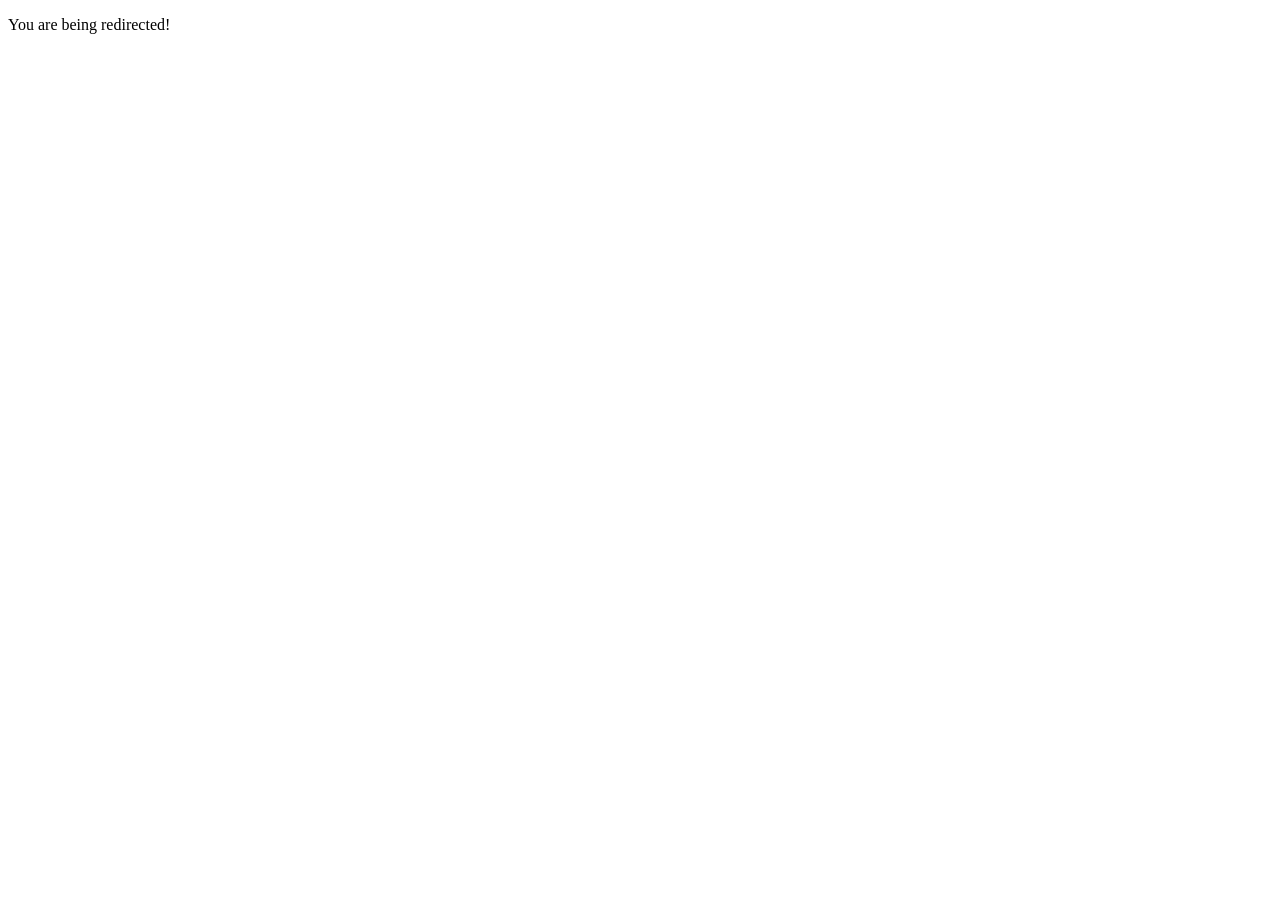
<file: courses/cs6781/index.html>
<!DOCTYPE html>
<html>
   <head>
      <title>HTML Meta Tag</title>
      <meta http-equiv = "refresh" content = "2; url = http://www.cs.cornell.edu/courses/cs6781/2020sp/" />
   </head>
   <body>
      <p>You are being redirected!</p>
   </body>
</html>
</file>
<file: main.css>
body {
    font-family: 'Roboto', Helvetica, Arial, san-serif;
}

h1 {
    margin-top: 15px;
}

h2 {
    margin: 5px 0 5px 0;
    font-weight: 400;
    padding: 0;
}

h3 {
    padding-top: 15px;
    font-weight: 400;
}

table {
    border-collapse: separate;
    text-indent: initial;
    border-spacing: 6px;
}

.sidebar {
    width: 240px;
    float: left;
    padding: 15px 15px 0 30px;
    height: 100%
}

.sidebar img {
    padding-top: 30px;
}

.name {
    font-size: 30px;
    font-weight: 400;
}

.subtitle {
    font-weight: 300;
}

.topbar {
    display: block;
    width: 100%;
    height: 90px;
    margin-left: 240px;
    padding: 15px 0 0 15px;
}

.topbar::after {
    content: "";
    display: block;
    clear: both;
}

.topbar ul {
    list-style: none;
    margin: 0;
}

.topbar ul li {
    display: block;
    float: left;
    margin-right: 50px;
    font-size: 22px;
    font-weight: 300;
    padding-bottom: 10px;
    color: #ab425f;
}

.topbar ul li:hover {
    color: purple;
    cursor: pointer;
}

.topbar li.selected {
    border-bottom: 1px solid #ab425f;
}

.maintext {
    display: block;
    margin-left: 240px;
    padding-left: 50px;
    font-weight: 300;
    width: 600px;
}

.maintext h1 {
    font-weight: 300;
    font-size: 28px;
}

.maintext b {
    font-weight: 400;
}

.maintext a {
    color: #ab425f;
    text-decoration: none;
}

.maintext a:hover {
    cursor: pointer;
    color: purple;
}

.research_list ul {
    list-style: none;
    padding-left: 0px;
    margin-bottom: 30px;
}

.research_list ul li {
    margin-bottom: 20px;
    max-width: 600px;
}

.research_list .content {
    font-weight: 300;
}

.research_list .title {
    font-weight: 500;
}

.research_list .tagcell {
    width: 50px;
    vertical-align: top;
}

.research_list .tag {
    font-weight: 400;
    text-align: center;
    color: white;
    padding: 5px;
    font-size: 14px;
    font-weight: 400;
    width: 35px;
    height: 18px;
    line-height: 18px;
}

.research_list .conference {
    background-color: #0233d1;
}

.research_list .journal {
    background-color: #e6233d;
}

.research_list .bookchapter {
    background-color: #ff8c00;
    
}

.research_list .thesis {
    background-color: #ffd700;
    
}

.research_list .working {
    background-color: #606b70;
}

.ed_list th {
    font-weight: 300;
}

.ed_list .title {
    font-weight: 400;
}

.ed_list .year {
    font-weight: 300;
    padding: 10px;
    color: white;
    background-color: #41ab8d;
    height: 18px;
    line-height: 18px;
    margin-right: 10px;
    font-weight: 400;
    width: 40px;
    text-align: center;
}

.ed_list .blankyear {
    padding: 10px;
    margin-right: 10px;
    width: 40px;
}

.ed_list ul {
    list-style: none;
    padding-left: 0px;
}

.ed_list ul li {
    margin-bottom: 20px;
}

.ed_list ul li.blankyearlist {
    margin-bottom: 5px;
}

.contact_list ul {
    list-style: none;
    padding: 0;
}

.contact_list ul li {
    display: block;
    height: 90px;;
    padding: 15px;
}

.contact_list img {
    float: left;
    margin-right: 20px;
}

#publication_source {
    display: none;
}

.maintext {
    width: auto;
    max-width: 920px;
    padding-right: 40px;
}

.research-overview {
    margin-bottom: 36px;
}

.research-summary {
    margin-bottom: 24px;
}

.eyebrow {
    margin: 0 0 6px 0;
    color: #ab425f;
    font-size: 13px;
    font-weight: 500;
    letter-spacing: 0.08em;
    text-transform: uppercase;
}

.area-grid {
    display: grid;
    grid-template-columns: repeat(2, minmax(0, 1fr));
    gap: 18px;
    margin: 24px 0;
}

.area-card {
    border: 1px solid #ead7dd;
    border-radius: 18px;
    padding: 20px;
    background: linear-gradient(180deg, #fffafb 0%, #fff 100%);
    box-shadow: 0 10px 30px rgba(171, 66, 95, 0.08);
}

.area-card h2,
.paper-group-header h2 {
    margin: 0;
    font-size: 24px;
    font-weight: 400;
}

.area-card p,
.paper-group-header p {
    margin-bottom: 0;
}

.area-card-header {
    display: flex;
    justify-content: space-between;
    align-items: baseline;
    gap: 16px;
    margin-bottom: 10px;
}

.area-count {
    white-space: nowrap;
    color: #7f5a66;
    font-size: 14px;
}

.area-jump,
.category-chip {
    border: 0;
    border-radius: 999px;
    background: #ab425f;
    color: white;
    font: inherit;
    font-size: 14px;
    padding: 10px 16px;
    cursor: pointer;
}

.area-jump:hover,
.category-chip:hover {
    background: #8f324d;
}

.category-nav {
    display: flex;
    flex-wrap: wrap;
    gap: 10px;
}

.paper-group {
    margin: 42px 0 52px 0;
}

.paper-group-header {
    display: grid;
    grid-template-columns: minmax(0, 280px) minmax(0, 1fr);
    gap: 24px;
    align-items: start;
    margin-bottom: 22px;
}

.paper-list {
    display: grid;
    gap: 16px;
}

.paper-item {
    display: grid;
    grid-template-columns: 56px minmax(0, 1fr);
    gap: 14px;
    align-items: start;
    padding: 18px;
    border-radius: 18px;
    border: 1px solid #eee6e8;
    background: #fff;
}

.paper-badge {
    font-weight: 400;
    text-align: center;
    color: white;
    padding: 6px 4px;
    font-size: 14px;
    width: 42px;
    min-height: 20px;
    line-height: 20px;
    border-radius: 12px;
}

.paper-badge.conference {
    background-color: #0233d1;
}

.paper-badge.journal {
    background-color: #e6233d;
}

.paper-badge.bookchapter {
    background-color: #ff8c00;
}

.paper-badge.thesis {
    background-color: #c49a00;
}

.paper-badge.working {
    background-color: #606b70;
}

.paper-body {
    font-weight: 300;
}

.paper-body .title {
    font-weight: 500;
}

@media (max-width: 980px) {
    .sidebar {
        float: none;
        width: auto;
        padding: 24px 24px 0 24px;
    }

    .topbar,
    .maintext {
        margin-left: 0;
        padding-left: 24px;
        padding-right: 24px;
    }

    .topbar {
        height: auto;
        padding-top: 8px;
    }

    .topbar ul li {
        margin-right: 24px;
        margin-bottom: 10px;
    }
}

@media (max-width: 720px) {
    .area-grid,
    .paper-group-header,
    .paper-item {
        grid-template-columns: 1fr;
    }

    .paper-item {
        gap: 10px;
    }

    .paper-badge {
        width: fit-content;
        min-width: 42px;
    }
}
</file>
<file: research-taxonomy-live.css>
#research_place .intro {
    margin-bottom: 22px;
}

#research_place .preview-shell {
    display: grid;
    grid-template-columns: 240px minmax(0, 1fr);
    gap: 28px;
    align-items: start;
}

#research_place .theme-rail {
    position: sticky;
    top: 22px;
    display: grid;
    gap: 10px;
}

#research_place .theme-rail h2,
#research_place .results-pane h2 {
    margin: 0;
    font-size: 20px;
    font-weight: 400;
}

#research_place .rail-copy {
    color: #767676;
    font-size: 14px;
    line-height: 1.45;
}

#research_place .theme-button,
#research_place .subcat-button {
    border: 1px solid #efe3e7;
    border-radius: 999px;
    background: white;
    color: #5c4b52;
    font: inherit;
    text-align: left;
    padding: 6px 10px;
    cursor: pointer;
}

#research_place .theme-button {
    display: flex;
    justify-content: space-between;
    align-items: center;
    gap: 10px;
    font-size: 12px;
}

#research_place .theme-button.active,
#research_place .subcat-button.active {
    border-color: #ab425f;
    color: #ab425f;
    background: #fff7fa;
}

#research_place .theme-count {
    color: #91737d;
    font-size: 12px;
    white-space: nowrap;
}

#research_place .results-pane {
    display: grid;
    gap: 16px;
    min-width: 0;
}

#research_place .results-header {
    border-bottom: 1px solid #f0e5e9;
    padding-bottom: 10px;
}

#research_place .results-summary {
    margin: 6px 0 0 0;
    color: #767676;
    font-size: 15px;
    line-height: 1.5;
}

#research_place .subcat-row {
    display: flex;
    flex-wrap: wrap;
    gap: 8px;
}

#research_place .subcat-button {
    font-size: 11px;
    padding: 5px 9px;
}

#research_place .paper-list {
    display: grid;
    gap: 12px;
    min-width: 0;
}

#research_place .paper-row {
    border: 1px solid #f0e6ea;
    border-radius: 12px;
    padding: 14px;
    background: #fff;
    display: grid;
    grid-template-columns: 52px minmax(0, 1fr);
    gap: 12px;
    align-items: start;
}

#research_place .paper-badge {
    font-weight: 400;
    text-align: center;
    color: white;
    padding: 5px 4px;
    font-size: 13px;
    width: 40px;
    min-height: 18px;
    line-height: 18px;
    border-radius: 10px;
}

#research_place .paper-badge.conference {
    background-color: #0233d1;
}

#research_place .paper-badge.journal {
    background-color: #e6233d;
}

#research_place .paper-badge.bookchapter {
    background-color: #ff8c00;
}

#research_place .paper-badge.thesis {
    background-color: #c49a00;
}

#research_place .paper-badge.working {
    background-color: #606b70;
}

#research_place .paper-main {
    min-width: 0;
}

#research_place .paper-body {
    font-weight: 300;
    color: #2e2a29;
}

#research_place .paper-body .title {
    font-weight: 500;
}

#research_place .paper-body a {
    color: #ab425f;
    text-decoration: none;
}

#research_place .paper-body a:hover {
    color: purple;
}

#research_place .taxonomy-inline,
#research_place .paper-subcats {
    display: flex;
    flex-wrap: wrap;
    gap: 6px;
    margin-top: 10px;
}

#research_place .paper-tag,
#research_place .paper-subcat {
    display: inline-flex;
    align-items: center;
    border-radius: 999px;
    padding: 3px 7px;
    font-size: 10px;
    line-height: 1;
}

#research_place .paper-tag {
    background: #f8f3f5;
    color: #7b6770;
}

#research_place .paper-subcat {
    background: #fcf9fa;
    color: #927985;
    border: 1px solid #f3e8ec;
}

#research_place .paper-notes {
    margin-top: 8px;
    color: #8a6e3a;
    font-size: 13px;
}

#research_place .empty-state {
    border: 1px dashed #eadce2;
    border-radius: 12px;
    padding: 20px;
    color: #767676;
    background: #fff;
}

#research_place .helper-line {
    margin: 0;
    color: #767676;
    font-size: 13px;
}

#research_place .publication-legend {
    display: flex;
    flex-wrap: wrap;
    align-items: center;
    gap: 8px 12px;
    margin-top: 12px;
    color: #6f6468;
    font-size: 12px;
}

#research_place .publication-legend-label,
#research_place .publication-legend-note {
    color: #7b7175;
}

#research_place .publication-legend-item {
    display: inline-flex;
    align-items: center;
    gap: 6px;
}

#research_place .publication-legend .paper-badge {
    width: auto;
    min-width: 24px;
    min-height: 16px;
    padding: 3px 7px;
    font-size: 11px;
    line-height: 16px;
    border-radius: 999px;
}

@media (max-width: 980px) {
    #research_place .preview-shell {
        grid-template-columns: 1fr;
    }

    #research_place .theme-rail {
        position: static;
    }

    #research_place .paper-row {
        grid-template-columns: 1fr;
    }

    #research_place .publication-legend {
        gap: 8px;
    }
}
</file>
<file: mlstrat-ttic/css/style.css>
/* General styles
 **************************************************/
@font-face {
	font-family: 'Lato';
	font-style: normal;
	font-weight: 300;
	src: local('Lato Light'), local('Lato-Light'), url(http://themes.googleusercontent.com/static/fonts/lato/v6/KT3KS9Aol4WfR6Vas8kNcg.woff) format('woff');
}

@font-face {
	font-family: 'Lato';
	font-style: normal;
	font-weight: 400;
	src: local('Lato Regular'), local('Lato-Regular'), url(http://themes.googleusercontent.com/static/fonts/lato/v6/9k-RPmcnxYEPm8CNFsH2gg.woff) format('woff');
}

@font-face {
	font-family: 'Lato';
	font-style: normal;
	font-weight: 900;
	src: local('Lato Black'), local('Lato-Black'), url(http://themes.googleusercontent.com/static/fonts/lato/v6/BVtM30trf7q_jfqYeHfjtA.woff) format('woff');
}

@font-face {
	font-family: 'Lato';
	font-style: italic;
	font-weight: 400;
	src: local('Lato Italic'), local('Lato-Italic'), url(http://themes.googleusercontent.com/static/fonts/lato/v6/oUan5VrEkpzIazlUe5ieaA.woff) format('woff');
}

body {
	font-size: 14px;
	font-family: 'Lato', sans-serif;
	font-weight: 400;
	background: #4D4D4D;
}

a,a:hover,a:focus {
	text-decoration: none;
	outline: 0;
}

h1,h2,h3,h4,h5,h6,.h1,.h2,.h3,.h4,.h5,.h6 {
	font-family: "Lato", Helvetica, Arial, sans-serif;
	font-weight: 300;
}
/* mobile menu
 **************************************************/
.mobilemenu {
	position: fixed;
	top: 5px;
	left: 5px;
	right: 0;
	z-index: 1002;
	font-size: 30px;
	padding: 2px 10px;
	background: #2b2b2b;
	display: block;
	width: 50px;
	height: 50px;
	color: #fff;
	display: none;
	text-align: center;
}

.mobilemenu:hover,.mobilemenu:focus {
	color: #fff;
}


/* layout
 **************************************************/
#sidebar{
	position: fixed;
	width:250px;
	background: #2b2b2b;
	top: 0;
	left: 0;
	bottom: 0;
}

#sidebar-wrapper{
	position: relative;
	height: 100%;
	width: 100%;
	overflow-y: auto;
	-webkit-overflow-scrolling: touch;
}

#sidebar-inner{
  position: relative;
  min-height: 100%;
}

#main-nav {
	position: relative;
	text-align: left;
	width: 100%;
	padding-bottom: 0;

}

#main {
	position: absolute;
	left: 250px;
	right: 0;
	top: 0;
	bottom: 0;
	background: #fefefe;
	overflow: hidden;
	-webkit-overflow-scrolling: touch;
}

.page {
	overflow: auto;
	position: absolute;
	top: 0;
	left: 0px;
	bottom: 0;
	width: 100%;
	background-color: #f7f7f7;
	-webkit-overflow-scrolling: touch;
}

.home {
	left: 0px;
	z-index: 0;
	width: 100%;
}

#overlay {
	position: absolute;
	top: 0;
	left: 0px;
	bottom: 0;
	right: 0px;
	background-color: #000;
	-ms-filter: "progid:DXImageTransform.Microsoft.Alpha(Opacity=25)";
	filter: alpha(opacity=25);
	opacity: 0.25;
	display: none;
	z-index: 300;
	cursor: crosshair;
	cursor: url(../img/pointer.png), auto;
}

#runner {
	position: absolute;
	width: 30px;
	height: 20px;
	color: #fff;
	font-size: 20px;
	z-index: 2000;
}

.currentpage {
	-webkit-box-shadow: -2px 0 4px -2px rgba(0,0,0,.25);
	box-shadow: -2px 0 4px -2px rgba(0,0,0,.25);
}


/* sidebar
 **************************************************/
#nav-container {
	position: relative;
	padding-bottom: 75px;
	bottom: 0;
	height: 100%;
}

#profile {
	text-align: center;
	padding: 30px 10px;
	position: relative;
}

#profile .portrate {
	background-image: url("../img/logo.png");
	background-position: -50px -50px 0 0;
	width: 125px;
	margin: 0 auto;
	height: 125px;
	border-radius: 50%;

	-webkit-background-size: cover;
	-moz-background-size: cover;
	background-size: cover;
}

#profile .title h2 {
	font-size: 28px;
	font-weight: 300;
	color: #fff;
	margin: 20px 0 10px 0;
}

#profile .title h3 {
	font-size: 18px;
	font-weight: 300;
	color: #aaa;
	margin: 0px 0 10px 0;
}

ul#navigation {
	padding: 0;
	margin: 0;
}

ul#navigation > li {
	display: block;
	float: none;
	clear: both;
	background: #303030;
	border-top: 1px solid #373737;
	border-bottom: 1px solid #2B2B2B;
	cursor: pointer;
	-webkit-transition: background 0.5s;
	-moz-transition: background 0.5s;
	-o-transition: background 0.5s;
	-ms-transition: background 0.5s;
	transition: background 0.5s;
}

ul#navigation > li > a {
	color: #ccc;
	font-size: 14px;
}

ul#navigation li:hover,ul#navigation li:focus {
	background: #363636;
}

ul#navigation li:hover a,ul#navigation li:focus a {
	color: #f7f7f7;
}

ul#navigation .currentmenu {
	font-weight: bold;
}

ul#navigation li.currentmenu a {
	color: #fff;
}

/*ul#navigation li.external:hover .fa, ul#navigation li.currentmenu .fa{
	color: #03cc85;
}*/

ul#navigation li.currentmenu {
	background: #363636;
	border-top: 1px solid #3d3d3d;
	border-bottom: 1px solid #252525;
}


ul#navigation li .text {
	padding-left: 5%;
	margin-left: 50px;
	line-height: 45px;

	-webkit-box-shadow: -3px 0 5px -4px #000;
	box-shadow: -3px 0 5px -4px #000;
}

ul#navigation li .fa {
	float: left;
	line-height: 45px;
	width: 50px;
	text-align: center;
	font-size: 27px;
}

#sidebar-footer{
	position: absolute;
	bottom: 0;
	left: 0;
	width: 100%;
	background: #202020;
	border-top: 1px solid #1A1A1A;
	text-align: center;
  	overflow: hidden;
}

.social-icons ul {
	padding: 0 20px;
	margin: 0;
	list-style: none;
	text-align: center;
}

.social-icons li {
	/* float: left; */
	/* width: 33%; */
	padding: 5px;
	text-align: center;
	display: inline-block;
}

.social-icons a {
	color: #ccc;
}

.social-icons a:hover,.social-icons a:focus {
	color: #fff;
}

.social-icons i {
	font-size: 16px;
}

#copyright{
	text-align:center;
	font-size:0.7em;
	color: #8E8E8E;
	margin-bottom: 5px;
}
/* page specifics
 **************************************************/
.page-container {
	position: relative;
}

.pageheader {
	background: #f3f3f3;
	position: relative;
	padding: 20px 0 45px 0;
}

.pageheader:after {
	top: 100%;
	border: solid transparent;
	content: " ";
	height: 0;
	width: 0;
	position: absolute;
	pointer-events: none;
	border-color: rgba(8, 4, 13, 0);
	border-top-color: #f3f3f3;
	border-width: 30px;
	left: 50%;
	margin-left: -30px;
	z-index: 1;
}

.headercontent .title {
	font-size: 50px;
	margin-bottom: 25px;
	border-bottom: 1px solid #ccc;
	padding: 0 0 20px 0;
}
.headercontent .title.noborder{
	border:none;
}
.headercontent .subtitle {
	border-bottom: 1px solid #ccc;
	margin: 0 0 10px 0;
	padding: 5px 0;
}

.headercontent .subtitle h3 {
	margin: 0;
	padding: 0;
}

.page .section{
	padding: 50px 0;
	position: relative;
}

.section-container {
	padding: 0 10%;
}

.color-1 {
	background: #fcfcfc;
}

.color-2 {
	background: #f7f7f7;
}

.color-3 {
	background: #2c2c2d;
	color: #fff;
}

.color-4 {
	background: #000;
}

.section .title {
	border-bottom: 1px solid #ccc;
	margin: 0 0 10px 0;
	padding: 20px 0;
}

.section .title h3 {
	padding: 0;
	margin: 0;
	font-size: 26px;
}


.biothumb{position: relative;}
.biothumb .overlay{
	position: absolute;
	width: 100%;
	color:#fff;
	bottom: 0;
	background-color: black;
	background-color: rgba(0,0,0,0.5);
	padding:25px;
}
.biothumb .overlay h1{
	font-size: 45px;
}

.fixedbg{
	padding: 70px 0;
    position: relative;
    margin: 0;
	background-position: center;
    background-repeat: no-repeat;
    background-size: cover !important;
}

.fixedbg.parallax{
    background-attachment: fixed !important;
}

.fixedbg .heading{
	font-size: 28px;
    color: #ffffff;
    line-height: 1.2;
    text-align: center;
    font-weight: 700;
    font-style: normal;
}

/*************************************************
 *  uls
 **************************************************/
.ul-bolded li {
	font-weight: bold;
}

.ul-boxed li {
	padding: 7px;
	background-color: #FdFdFd;
	margin-bottom: 10px;
	-webkit-box-shadow: 0px 3px 3px -3px #ccc;
	box-shadow: 0px 3px 3px -3px #ccc;
	border-radius: 2px;
	border-left: 5px solid;
}

/* ul-card
 **************************************************/
ul.ul-card {
	padding: 0;
	margin: 0;
	list-style: none;
}

ul.ul-card li {
	position: relative;
	padding: 50px 15px 20px 15px;
	background-color: #fff;
	margin-bottom: 15px;
	-webkit-box-shadow: 0px 3px 3px -3px #ccc;
	box-shadow: 0px 3px 3px -3px #ccc;
	border-radius: 3px;
	margin-left: 10px;
	color: #333;
}

ul.ul-card li .dy {
	position: absolute;
	top: 10px;
	left: -10px;
	border-radius: 0px;
	padding: 0;
	color: white;
}

ul.ul-card li .dy span {
	padding: 7px 10px;
	line-height: 30px;
	margin: 0;
}

/*ul.ul-card li .dy .degree {
	background-color: #03bb7a;
}*/

ul.ul-card li .dy .year {
	/*background-color: #03cc85;*/
	-webkit-box-shadow: -3px 0px 7px -3px rgba(68, 68, 68, 0.5);
	box-shadow: -3px 0px 7px -3px rgba(68, 68, 68, 0.5);
	margin-left: -3px !important;
}

ul.ul-card li .description p {
	font-size: 16px;
	margin: 0;
}

ul.ul-card li .description p.where {
	font-weight: 300;
	font-size: 14px;
}

/* ul-dates
 **************************************************/
ul.ul-dates,ul.ul-dates-gray {
	margin: 0;
	padding: 0;
	list-style: none;
}

ul.ul-dates li,ul.ul-dates-gray li {
	margin-bottom: 15px; /*margin-left:  20px;
	*/
}

ul.ul-dates div.dates,ul.ul-dates-gray div.dates {
	float: left;
	width: 75px;
}

ul.ul-dates div.dates span,ul.ul-dates-gray div.dates span {
	/*background-color: #03cc85;*/
	padding: 6px;
	display: block;
	text-align: center;
	color: #fff;
	position: relative;
}

ul.ul-dates-gray div.dates span {
	background-color: #BBBBBB !important;
}

/*ul.ul-dates div.dates span:last-child {
	background-color: #03bb7a;
}*/

ul.ul-dates-gray div.dates span:last-child {
	background-color: #979797 !important;
}

ul.ul-dates-gray div.dates span:first-child,
ul.ul-dates div.dates span:first-child {
	-webkit-box-shadow: 0px 2px 6px -3px rgba(68, 68, 68, 0.5);
	box-shadow: 0px 2px 6px -3px rgba(68, 68, 68, 0.5);
	z-index: 3;
	position: relative;
}

ul.ul-dates div.content,ul.ul-dates-gray div.content {
	margin-left: 90px;
	min-height: 70px;
	padding-top: 10px;
}

ul.ul-dates div.content h4,ul.ul-dates-gray div.content h4 {
	font-weight: 400;
	font-size: 16px;
	margin-top: 0;
}

ul.ul-dates div.content p,ul.ul-dates-gray div.content p {
	font-size: 13px;
}



/* ul-timeline
 **************************************************/
ul.timeline {
	border-left: 8px solid #FFF;
	list-style: none;
	padding: 1px 0;
	margin-left: 100px;
}

ul.timeline li .date {
	float: left;
	padding: 10px 15px 10px 10px;
	margin-top: 10px;
	margin-left: -115px;
	font-size: 12px;
	width: 110px;
	text-align: center;
	background: #4d80c5;
	color: #fff;
}

ul.timeline li .date2 {
	float: left;
	padding: 10px 15px 10px 10px;
	margin-top: 10px;
	margin-left: -115px;
	font-size: 12px;
	width: 110px;
	text-align: center;
	background: #004099;
	color: #fff;
}

/*ul.timeline li.open .data {
	background: #03bb7a;
}*/

ul.timeline li .circle {
	float: left;
	margin: 20px 0;
	margin-left: -14px;
	width: 20px;
	height: 20px;
	border: 4px solid #FFFFFF;
	border-radius: 10px;
	background-color: #d5d5d5;
}

ul.timeline li.open .circle {
	/*background-color: #03bb7a;*/
	-webkit-box-shadow: 0px 2px 6px -3px rgba(68, 68, 68, 0.5);
	box-shadow: 0px 2px 6px -3px rgba(68, 68, 68, 0.5);
}

ul.timeline li .data {
	background: #fdfdfd;
	margin: 10px 0px 10px 20px;
	border-left: 10px solid;
	padding: 18px 20px;
	font-size: 12px;

	-webkit-box-shadow: 0px 3px 3px -3px #ccc;
	box-shadow: 0px 3px 3px -3px #ccc;
	border-radius: 3px;
}

ul.timeline li.open .data {
	/*border-color: #03bb7a;*/
	background: #fff;
}

ul.timeline li .data .subject {
	cursor: pointer;
	color: #777;
	font-size: 14px;
}

ul.timeline li .data .text {
	display: none;
	margin-top: 15px;
	font-size: 12px;
}

/* ul-withdetails
 **************************************************/
.ul-withdetails {
	list-style: none;
	padding: 0;
}

.ul-withdetails li {
	background-color: #FdFdFd;
	margin-bottom: 15px;

	-webkit-box-shadow: 0px 3px 3px -3px #ccc;
	box-shadow: 0px 3px 3px -3px #ccc;
	border-radius: 3px;
}

.ul-withdetails li .image {
	position: relative;
	overflow: hidden;
}

.ul-withdetails li .imageoverlay {
	position: absolute;
	top: 0;
	left: -100%;
	width: 100%;
	height: 100%;
	/*background: #03cc85;*/
	cursor: pointer;
	-ms-filter: "progid:DXImageTransform.Microsoft.Alpha(Opacity=70)";
	filter: alpha(opacity=70);
	opacity: 0.7;

	-webkit-transition: all 0.3s ease-out;
	   -moz-transition: all 0.3s ease-out;
	    -ms-transition: all 0.3s ease-out;
	     -o-transition: all 0.3s ease-out;
	        transition: all 0.3s ease-out;
}

.ul-withdetails li .imageoverlay i {
	color: #fff;
	position: absolute;
	top: 40%;
	left: 45%;
	font-size: 30px;
}

.ul-withdetails li .meta {
	overflow: hidden;
	padding:  10px;
	cursor: pointer;
}

.ul-withdetails li .details {
	display: none;
	padding: 20px;
	background: #fff;

	-webkit-box-shadow: inset 0px 3px 5px -3px #ccc;
	box-shadow: inset 0px 3px 5px -3px #ccc;
}

/*************************************************
 * lab partnerts
 **************************************************/
#labp-heads-wrap {
	/*background-color: #03bb7a;*/
	position: relative;
	height: 180px; 
}

#labp-heads-wrap:after {
	top: 100%;
	border: solid transparent;
	content: " ";
	height: 0;
	width: 0;
	position: absolute;
	pointer-events: none;
	border-color: rgba(247, 103, 103, 0);
	/*border-top-color: #03bb7a;*/
	border-width: 15px;
	left: 50%;
	margin-left: -15px;
}

#lab-carousel {
	width: 100%;
	height: 200px;
	position: absolute;
	top: 0;
	left: 0;
}

#lab-carousel div {
	float: left;
	width: 100px;
	height: 100px;
}

#lab-carousel img {
	border: none;
	position: relative;

	-webkit-box-shadow: 0 0 10px #000;
	box-shadow: 0 0 10px #000;
}

.caroufredsel_wrapper {
	margin-top: -10px !important;
	padding-top: 20px !important;
	padding-bottom: 20px !important;
}

#labp-heads-wrap #next,#labp-heads-wrap #prev {
	position: absolute;
	top: 0;
	height: 100%;
	line-height: 180px;
	padding: 0 10px;
	color: #f7f7f7;
	font-size: 30px;
	z-index: 4;
}

#labp-heads-wrap #next {
	right: 0;
}

#labp-heads-wrap #prev {
	left: 0;
}

#labp-heads-wrap #prev.disabled,#labp-heads-wrap #next.disabled {
	color: #ccc;
	cursor: default;
}

#lab-details {
	background-color: #fff;
	padding: 20px;
	padding-top: 40px;
	text-align: center;
	min-height: 150px;

	-webkit-box-shadow: 0px 3px 3px -3px #ccc;
	box-shadow: 0px 3px 3px -3px #ccc;
	border-radius: 2px;
}

#lab-details div {
	display: none;
}

#lab-details h3 {
	margin-top: 0;
}

/* filter dropdowns
 **************************************************/
#filters,.filters,#pub-grid {
	padding: 20px 0 30px 0 !important;
}

#filters h3,.filters h3,div#sort {
	margin-top: 30px;
}

#sort span {
	line-height: 30px;
}

.stuck {
	position: fixed !important;
	z-index: 1001;
	top: 0;
	right: 0;

	-webkit-box-shadow: 0px 2px 4px 0px #cecece;
	box-shadow: 0px 2px 4px 0px #cecece;
}

.cd-dropdown,.cd-select {
	position: relative;
	margin: 20px auto;
	display: block;
}

.cd-dropdown > span {
	width: 100%;
	height: 40px;
	line-height: 40px;
	color: #999;
	font-weight: 700;
	font-size: 16px;
	background: #fff;
	display: block;
	padding: 0 10px 0 30px;
	position: relative;
	cursor: pointer;
}

.cd-dropdown > span:after {
	content: '';
	position: absolute;
	right: 0px;
	top: 0px;
	width: 50px;
	text-align: center;
	font-size: 12px;
	padding: 8px;
	height: 70%;
	line-height: 24px;
}

.cd-dropdown.cd-active > span:after {
	content: '';
}

.cd-dropdown ul {
	list-style-type: none;
	margin: 0;
	padding: 0;
	display: block;
	position: relative;
}

.cd-dropdown > span,.cd-dropdown ul li:nth-last-child(-n+3) span {
	-webkit-box-shadow: 0 1px 1px rgba(0,0,0,0.1);
	box-shadow: 0 1px 1px rgba(0,0,0,0.1);
}

.cd-dropdown ul {
	position: absolute;
	top: 0px;
	width: 100%;
}

.cd-dropdown ul li {
	position: absolute;
	width: 100%;
}

/*.cd-active.cd-dropdown > span {
	color: #03cc85;
}*/

.cd-active.cd-dropdown > span,.cd-active.cd-dropdown ul li span {
	-webkit-box-shadow: 0 1px 1px rgba(0,0,0,0.1);
	box-shadow: 0 1px 1px rgba(0,0,0,0.1);
}

.cd-active.cd-dropdown ul li span {
	-webkit-transition: all 0.2s linear 0s;
	-moz-transition: all 0.2s linear 0s;
	-o-transition: all 0.2s linear 0s;
	-ms-transition: all 0.2s linear 0s;
	transition: all 0.2s linear 0s;
}

.cd-active.cd-dropdown ul li span:hover {
	/*background: #03cc85;*/
	color: #fff;
}

.cd-dropdown ul li span {
	width: 100%;
	background: #fafafa;
	line-height: 40px;
	padding: 0 10px 0 30px;
	display: block;
	color: #bcbcbc;
	cursor: pointer;
	font-weight: 700;
}

/* publications
 **************************************************/
#pub-grid .mix {
	-ms-filter: "progid:DXImageTransform.Microsoft.Alpha(Opacity=0)";
	filter: alpha(opacity=0);
	opacity: 0;
	display: none;
}

.pitems .item {
	margin-bottom: 20px;
	width: 100%;
}

.pitems .pubmain {
	background: #fefefe;
	padding: 15px;
	min-height: 125px;
	position: relative;

	-webkit-box-shadow: 0px 3px 3px -3px #ccc;
	box-shadow: 0px 3px 3px -3px #ccc;
	cursor: pointer;
}

.pitems .pubtitle {
	margin: 0;
	padding: 0 0 5px 0;
	font-size: 20px;
	font-weight: 300;
}

.pitems .pubmain div {
	font-size: 14px;
}

.pitems .pubmain .label {
	margin-right: 10px;
}

.pitems .pubmain .pubassets {
	position: absolute;
	bottom: 0;
	right: 0;
	background: #fafafa;
	text-align: center;
	border-top: 2px solid;
}

.pitems .pubmain .pubassets a {
	color: #9b9b9b;
	padding: 5px 15px;
	float: right;
	font-size: 18px;
}

.pitems .pubmain .pubassets a:hover,.pitems .pubmain .pubassets a:focus,.pitems .pubmain .pubassets a.pubcollapse {
	/*background: #03cc85;*/
	color: #fff;
}

.pitems .pubdetails {
	background: #fff;
	padding: 25px;
	display: none;
}
/* Gallery
 **************************************************/
#gallery-header {
	_color: #f7f7f7;
}

#gallery-header h2 {
	font-size: 50px;
	text-align: center;
}

#gallery-large {
	_background: #303030;
	padding-top: 20px;
}

ul.grid {
	max-width: 69em;
	list-style: none;
	margin: 30px auto;
	padding: 0;
}

ul.grid li {
	display: block;
	float: left;
	padding: 15px;
	width: 33%;
}

@media screen and (max-width: 900px) {
	ul.grid li {
		width: 50%;
	}

}

@media screen and (max-width: 400px) {
	ul.grid li {
		width: 100%;
	}

}

ul.grid li >div {
	-webkit-box-shadow: 0 0 8px -1px #000;
	box-shadow: 0 0 8px -1px #000;
	overflow: hidden;
	position: relative;
}

ul.grid li .over {
	position: absolute;
	bottom: -100%;
	width: 102%;
	right: -1%;
	left: -1%;
	color: #fff;
}

ul.grid li .comein {
	position: relative;
	z-index: 1;
	padding: 15px;
	height: 100%;
}

ul.grid li .comein i {
	display: block;
	width: 60px;
	height: 60px;
	position: absolute;
	top: 50%;
	margin-top: -30px;
	left: 50%;
	margin-left: -30px;
	font-size: 22px;
	color: #FFF;

	-webkit-box-shadow: 0 0 60px #fff;
	box-shadow: 0 0 60px #fff;
	border: 1px solid #fff;
	text-align: center;
	padding-top: 17px;
	border-radius: 50%;
}

ul.grid li .comein-bg {
	-khtml-opacity: .70;
	-moz-opacity: .70;
	-ms-filter: ”alpha(opacity=70)”;
	filter: progid:DXImageTransform.Microsoft.Alpha(opacity=0.7);
	filter: alpha(opacity=70);
	opacity: .70;
	position: absolute;
	top: 0;
	bottom: 0;
	right: 0;
	left: 0;
	background: #000;
	z-index: -1;
}

ul.grid li a,ul.grid li img {
	outline: none;
	border: none;
	display: block;
	max-width: 100%;
}

/* at start */
.my-mfp-slide-bottom .mfp-content {
	-ms-filter: "progid:DXImageTransform.Microsoft.Alpha(Opacity=0)";
	filter: alpha(opacity=0);
	opacity: 0;

	-webkit-transition: all 0.7s ease-out;
	-moz-transition: all 0.7s ease-out;
	-o-transition: all 0.7s ease-out;
	-ms-transition: all 0.7s ease-out;
	transition: all 0.7s ease-out;

	-webkit-transform: translateY(-20px) perspective( 600px ) rotateX( 10deg );
	-moz-transform: translateY(-20px) perspective( 600px ) rotateX( 10deg );
	-o-transform: translateY(-20px) perspective( 600px ) rotateX( 10deg );
	-ms-transform: translateY(-20px) perspective( 600px ) rotateX( 10deg );
	transform: translateY(-20px) perspective( 600px ) rotateX( 10deg );
}

/* animate in */
.my-mfp-slide-bottom.mfp-ready .mfp-content {
	-ms-filter: "progid:DXImageTransform.Microsoft.Alpha(Opacity=100)";
	filter: alpha(opacity=100);
	opacity: 1;

	-webkit-transform: translateY(0) perspective( 600px ) rotateX( 0 );
	-moz-transform: translateY(0) perspective( 600px ) rotateX( 0 );
	-o-transform: translateY(0) perspective( 600px ) rotateX( 0 );
	-ms-transform: translateY(0) perspective( 600px ) rotateX( 0 );
	transform: translateY(0) perspective( 600px ) rotateX( 0 );
}

/* animate out */
.my-mfp-slide-bottom.mfp-removing .mfp-content {
	-ms-filter: "progid:DXImageTransform.Microsoft.Alpha(Opacity=0)";
	filter: alpha(opacity=0);
	opacity: 0;

	-webkit-transform: translateY(-10px) perspective( 600px ) rotateX( 10deg );
	-moz-transform: translateY(-10px) perspective( 600px ) rotateX( 10deg );
	-o-transform: translateY(-10px) perspective( 600px ) rotateX( 10deg );
	-ms-transform: translateY(-10px) perspective( 600px ) rotateX( 10deg );
	transform: translateY(-10px) perspective( 600px ) rotateX( 10deg );
}

/* Dark overlay, start state */
.my-mfp-slide-bottom.mfp-bg {
	-ms-filter: "progid:DXImageTransform.Microsoft.Alpha(Opacity=0)";
	filter: alpha(opacity=0);
	opacity: 0;

	-webkit-transition: opacity 0.3s ease-out;
	-moz-transition: opacity 0.3s ease-out;
	-o-transition: opacity 0.3s ease-out;
	-ms-transition: opacity 0.3s ease-out;
	transition: opacity 0.3s ease-out;
}

/* animate in */
.my-mfp-slide-bottom.mfp-ready.mfp-bg {
	-ms-filter: "progid:DXImageTransform.Microsoft.Alpha(Opacity=80)";
	filter: alpha(opacity=80);
	opacity: 0.8;
}

/* animate out */
.my-mfp-slide-bottom.mfp-removing.mfp-bg {
	-ms-filter: "progid:DXImageTransform.Microsoft.Alpha(Opacity=0)";
	filter: alpha(opacity=0);
	opacity: 0;
}


/* contanct
 **************************************************/
.contact-office {
	background: #fff url('../img/contact-bg-1.png') no-repeat;
}

.contact-lab {
	background: #fff url('../img/contact-bg-2.png') no-repeat;
	color: #fff;
}

/*.contact-office .icon-huge, .contact-lab .icon-huge{
	color: #03cc85;
}*/


.icon-huge {
	font-size: 170px;
	text-align: center;
	-ms-filter: "progid:DXImageTransform.Microsoft.Alpha(Opacity=30)";
	filter: alpha(opacity=30);
	opacity: 0.3;
	display: block;
	padding-top: 30px;
}

@media (max-width: 500px) {
	ul.timeline {
		margin: 0;
		border-left: none;
	}

	ul.timeline .circle {
		display: none;
	}

	ul.timeline .data {
		margin: 0 !important;
		margin-bottom: 10px !important;
		padding-top: 65px !important;
	}

	ul.timeline .date {
		margin-left: 0 !important;
	}

	#sidebar{
		width: 100%;
	}

	#sidebar-wrapper{
		overflow: auto;
	}

}

@media (max-width: 991px) {
	.mobilemenu {
	display: block;
	}

	.social-icons,#main-nav {
		left: 0px;
		z-index: 0;
	}

	#main {
		left: 0;
	}

}


/* fix for mobile view of pages */
@media screen and (max-width: 770px) {
	 
	 #blog-content{
	 	width:100% !important;
	 }
	 .page{
	 	width:100% !important;
	 	left:0 !important;
	}

	.headercontent .title{
		font-size: 20px;
	}
	
}

}
</file>
<file: mlstrat-ttic/css/styles/default.css>
ul#navigation li.external:hover .fa, ul#navigation li.currentmenu .fa{
	color: #4d80c5;
}
.ul-boxed li {
	border-left-color:#4d80c5;
}
ul.ul-card li .dy .year {
	background-color: #4d80c5;
}
ul.ul-dates div.dates span {
	background-color: #4d80c5;
}
ul.timeline li .date {
	background: #4d80c5;
}
ul.timeline li .data {
	border-left-color: #3b5f90;
}
.ul-withdetails li .imageoverlay {
	background: #4d80c5;
}
.cd-active.cd-dropdown > span {
	color: #4d80c5;
}
.cd-active.cd-dropdown ul li span:hover {
	background: #4d80c5;
}
.pitems .pubmain .pubassets {
	border-top-color:#4d80c5; 
	border-left-color:#4d80c5; 
}
.pitems .pubmain .pubassets a:hover,.pitems .pubmain .pubassets a:focus,.pitems .pubmain .pubassets a.pubcollapse {
	background: #4d80c5;
}
.contact-office .icon-huge, .contact-lab .icon-huge {
	color: #4d80c5;
}

/* socpndary color 
**************************************************/
ul.ul-card li .dy .degree {
	background-color: #758fb1;
}
ul.ul-dates div.dates span:last-child {
	background-color: #758fb1;
}
ul.timeline li.open .circle {
	background-color: #758fb1;
}
ul.timeline li.open .data {
	border-color: #758fb1;
}
#labp-heads-wrap {
	background-color: #758fb1;
}
#labp-heads-wrap:after{
	border-top-color: #758fb1;
}
</file>
<file: mlstrat/css/style.css>
/* General styles
 **************************************************/
@font-face {
	font-family: 'Lato';
	font-style: normal;
	font-weight: 300;
	src: local('Lato Light'), local('Lato-Light'), url(http://themes.googleusercontent.com/static/fonts/lato/v6/KT3KS9Aol4WfR6Vas8kNcg.woff) format('woff');
}

@font-face {
	font-family: 'Lato';
	font-style: normal;
	font-weight: 400;
	src: local('Lato Regular'), local('Lato-Regular'), url(http://themes.googleusercontent.com/static/fonts/lato/v6/9k-RPmcnxYEPm8CNFsH2gg.woff) format('woff');
}

@font-face {
	font-family: 'Lato';
	font-style: normal;
	font-weight: 900;
	src: local('Lato Black'), local('Lato-Black'), url(http://themes.googleusercontent.com/static/fonts/lato/v6/BVtM30trf7q_jfqYeHfjtA.woff) format('woff');
}

@font-face {
	font-family: 'Lato';
	font-style: italic;
	font-weight: 400;
	src: local('Lato Italic'), local('Lato-Italic'), url(http://themes.googleusercontent.com/static/fonts/lato/v6/oUan5VrEkpzIazlUe5ieaA.woff) format('woff');
}

body {
	font-size: 14px;
	font-family: 'Lato', sans-serif;
	font-weight: 400;
	background: #4D4D4D;
}

a,a:hover,a:focus {
	text-decoration: none;
	outline: 0;
}

h1,h2,h3,h4,h5,h6,.h1,.h2,.h3,.h4,.h5,.h6 {
	font-family: "Lato", Helvetica, Arial, sans-serif;
	font-weight: 300;
}
/* mobile menu
 **************************************************/
.mobilemenu {
	position: fixed;
	top: 5px;
	left: 5px;
	right: 0;
	z-index: 1002;
	font-size: 30px;
	padding: 2px 10px;
	background: #2b2b2b;
	display: block;
	width: 50px;
	height: 50px;
	color: #fff;
	display: none;
	text-align: center;
}

.mobilemenu:hover,.mobilemenu:focus {
	color: #fff;
}


/* layout
 **************************************************/
#sidebar{
	position: fixed;
	width:250px;
	background: #2b2b2b;
	top: 0;
	left: 0;
	bottom: 0;
}

#sidebar-wrapper{
	position: relative;
	height: 100%;
	width: 100%;
	overflow-y: auto;
	-webkit-overflow-scrolling: touch;
}

#sidebar-inner{
  position: relative;
  min-height: 100%;
}

#main-nav {
	position: relative;
	text-align: left;
	width: 100%;
	padding-bottom: 0;

}

#main {
	position: absolute;
	left: 250px;
	right: 0;
	top: 0;
	bottom: 0;
	background: #fefefe;
	overflow: hidden;
	-webkit-overflow-scrolling: touch;
}

.page {
	overflow: auto;
	position: absolute;
	top: 0;
	left: 0px;
	bottom: 0;
	width: 100%;
	background-color: #f7f7f7;
	-webkit-overflow-scrolling: touch;
}

.home {
	left: 0px;
	z-index: 0;
	width: 100%;
}

#overlay {
	position: absolute;
	top: 0;
	left: 0px;
	bottom: 0;
	right: 0px;
	background-color: #000;
	-ms-filter: "progid:DXImageTransform.Microsoft.Alpha(Opacity=25)";
	filter: alpha(opacity=25);
	opacity: 0.25;
	display: none;
	z-index: 300;
	cursor: crosshair;
	cursor: url(../img/pointer.png), auto;
}

#runner {
	position: absolute;
	width: 30px;
	height: 20px;
	color: #fff;
	font-size: 20px;
	z-index: 2000;
}

.currentpage {
	-webkit-box-shadow: -2px 0 4px -2px rgba(0,0,0,.25);
	box-shadow: -2px 0 4px -2px rgba(0,0,0,.25);
}


/* sidebar
 **************************************************/
#nav-container {
	position: relative;
	padding-bottom: 75px;
	bottom: 0;
	height: 100%;
}

#profile {
	text-align: center;
	padding: 30px 10px;
	position: relative;
}

#profile .portrate {
	background-image: url("../img/logo.png");
	background-position: -50px -50px 0 0;
	width: 125px;
	margin: 0 auto;
	height: 125px;
	border-radius: 50%;

	-webkit-background-size: cover;
	-moz-background-size: cover;
	background-size: cover;
}

#profile .title h2 {
	font-size: 28px;
	font-weight: 300;
	color: #fff;
	margin: 20px 0 10px 0;
}

#profile .title h3 {
	font-size: 18px;
	font-weight: 300;
	color: #aaa;
	margin: 0px 0 10px 0;
}

ul#navigation {
	padding: 0;
	margin: 0;
}

ul#navigation > li {
	display: block;
	float: none;
	clear: both;
	background: #303030;
	border-top: 1px solid #373737;
	border-bottom: 1px solid #2B2B2B;
	cursor: pointer;
	-webkit-transition: background 0.5s;
	-moz-transition: background 0.5s;
	-o-transition: background 0.5s;
	-ms-transition: background 0.5s;
	transition: background 0.5s;
}

ul#navigation > li > a {
	color: #ccc;
	font-size: 14px;
}

ul#navigation li:hover,ul#navigation li:focus {
	background: #363636;
}

ul#navigation li:hover a,ul#navigation li:focus a {
	color: #f7f7f7;
}

ul#navigation .currentmenu {
	font-weight: bold;
}

ul#navigation li.currentmenu a {
	color: #fff;
}

/*ul#navigation li.external:hover .fa, ul#navigation li.currentmenu .fa{
	color: #03cc85;
}*/

ul#navigation li.currentmenu {
	background: #363636;
	border-top: 1px solid #3d3d3d;
	border-bottom: 1px solid #252525;
}


ul#navigation li .text {
	padding-left: 5%;
	margin-left: 50px;
	line-height: 45px;

	-webkit-box-shadow: -3px 0 5px -4px #000;
	box-shadow: -3px 0 5px -4px #000;
}

ul#navigation li .fa {
	float: left;
	line-height: 45px;
	width: 50px;
	text-align: center;
	font-size: 27px;
}

#sidebar-footer{
	position: absolute;
	bottom: 0;
	left: 0;
	width: 100%;
	background: #202020;
	border-top: 1px solid #1A1A1A;
	text-align: center;
  	overflow: hidden;
}

.social-icons ul {
	padding: 0 20px;
	margin: 0;
	list-style: none;
	text-align: center;
}

.social-icons li {
	/* float: left; */
	/* width: 33%; */
	padding: 5px;
	text-align: center;
	display: inline-block;
}

.social-icons a {
	color: #ccc;
}

.social-icons a:hover,.social-icons a:focus {
	color: #fff;
}

.social-icons i {
	font-size: 16px;
}

#copyright{
	text-align:center;
	font-size:0.7em;
	color: #8E8E8E;
	margin-bottom: 5px;
}
/* page specifics
 **************************************************/
.page-container {
	position: relative;
}

.pageheader {
	background: #f3f3f3;
	position: relative;
	padding: 20px 0 45px 0;
}

.pageheader:after {
	top: 100%;
	border: solid transparent;
	content: " ";
	height: 0;
	width: 0;
	position: absolute;
	pointer-events: none;
	border-color: rgba(8, 4, 13, 0);
	border-top-color: #f3f3f3;
	border-width: 30px;
	left: 50%;
	margin-left: -30px;
	z-index: 1;
}

.headercontent .title {
	font-size: 50px;
	margin-bottom: 25px;
	border-bottom: 1px solid #ccc;
	padding: 0 0 20px 0;
}
.headercontent .title.noborder{
	border:none;
}
.headercontent .subtitle {
	border-bottom: 1px solid #ccc;
	margin: 0 0 10px 0;
	padding: 5px 0;
}

.headercontent .subtitle h3 {
	margin: 0;
	padding: 0;
}

.page .section{
	padding: 50px 0;
	position: relative;
}

.section-container {
	padding: 0 10%;
}

.color-1 {
	background: #fcfcfc;
}

.color-2 {
	background: #f7f7f7;
}

.color-3 {
	background: #2c2c2d;
	color: #fff;
}

.color-4 {
	background: #000;
}

.section .title {
	border-bottom: 1px solid #ccc;
	margin: 0 0 10px 0;
	padding: 20px 0;
}

.section .title h3 {
	padding: 0;
	margin: 0;
	font-size: 26px;
}


.biothumb{position: relative;}
.biothumb .overlay{
	position: absolute;
	width: 100%;
	color:#fff;
	bottom: 0;
	background-color: black;
	background-color: rgba(0,0,0,0.5);
	padding:25px;
}
.biothumb .overlay h1{
	font-size: 45px;
}

.fixedbg{
	padding: 70px 0;
    position: relative;
    margin: 0;
	background-position: center;
    background-repeat: no-repeat;
    background-size: cover !important;
}

.fixedbg.parallax{
    background-attachment: fixed !important;
}

.fixedbg .heading{
	font-size: 28px;
    color: #ffffff;
    line-height: 1.2;
    text-align: center;
    font-weight: 700;
    font-style: normal;
}

/*************************************************
 *  uls
 **************************************************/
.ul-bolded li {
	font-weight: bold;
}

.ul-boxed li {
	padding: 7px;
	background-color: #FdFdFd;
	margin-bottom: 10px;
	-webkit-box-shadow: 0px 3px 3px -3px #ccc;
	box-shadow: 0px 3px 3px -3px #ccc;
	border-radius: 2px;
	border-left: 5px solid;
}

/* ul-card
 **************************************************/
ul.ul-card {
	padding: 0;
	margin: 0;
	list-style: none;
}

ul.ul-card li {
	position: relative;
	padding: 50px 15px 20px 15px;
	background-color: #fff;
	margin-bottom: 15px;
	-webkit-box-shadow: 0px 3px 3px -3px #ccc;
	box-shadow: 0px 3px 3px -3px #ccc;
	border-radius: 3px;
	margin-left: 10px;
	color: #333;
}

ul.ul-card li .dy {
	position: absolute;
	top: 10px;
	left: -10px;
	border-radius: 0px;
	padding: 0;
	color: white;
}

ul.ul-card li .dy span {
	padding: 7px 10px;
	line-height: 30px;
	margin: 0;
}

/*ul.ul-card li .dy .degree {
	background-color: #03bb7a;
}*/

ul.ul-card li .dy .year {
	/*background-color: #03cc85;*/
	-webkit-box-shadow: -3px 0px 7px -3px rgba(68, 68, 68, 0.5);
	box-shadow: -3px 0px 7px -3px rgba(68, 68, 68, 0.5);
	margin-left: -3px !important;
}

ul.ul-card li .description p {
	font-size: 16px;
	margin: 0;
}

ul.ul-card li .description p.where {
	font-weight: 300;
	font-size: 14px;
}

/* ul-dates
 **************************************************/
ul.ul-dates,ul.ul-dates-gray {
	margin: 0;
	padding: 0;
	list-style: none;
}

ul.ul-dates li,ul.ul-dates-gray li {
	margin-bottom: 15px; /*margin-left:  20px;
	*/
}

ul.ul-dates div.dates,ul.ul-dates-gray div.dates {
	float: left;
	width: 75px;
}

ul.ul-dates div.dates span,ul.ul-dates-gray div.dates span {
	/*background-color: #03cc85;*/
	padding: 6px;
	display: block;
	text-align: center;
	color: #fff;
	position: relative;
}

ul.ul-dates-gray div.dates span {
	background-color: #BBBBBB !important;
}

/*ul.ul-dates div.dates span:last-child {
	background-color: #03bb7a;
}*/

ul.ul-dates-gray div.dates span:last-child {
	background-color: #979797 !important;
}

ul.ul-dates-gray div.dates span:first-child,
ul.ul-dates div.dates span:first-child {
	-webkit-box-shadow: 0px 2px 6px -3px rgba(68, 68, 68, 0.5);
	box-shadow: 0px 2px 6px -3px rgba(68, 68, 68, 0.5);
	z-index: 3;
	position: relative;
}

ul.ul-dates div.content,ul.ul-dates-gray div.content {
	margin-left: 90px;
	min-height: 70px;
	padding-top: 10px;
}

ul.ul-dates div.content h4,ul.ul-dates-gray div.content h4 {
	font-weight: 400;
	font-size: 16px;
	margin-top: 0;
}

ul.ul-dates div.content p,ul.ul-dates-gray div.content p {
	font-size: 13px;
}



/* ul-timeline
 **************************************************/
ul.timeline {
	border-left: 8px solid #FFF;
	list-style: none;
	padding: 1px 0;
	margin-left: 100px;
}

ul.timeline li .date {
	float: left;
	padding: 10px 15px 10px 10px;
	margin-top: 10px;
	margin-left: -115px;
	font-size: 12px;
	width: 110px;
	text-align: center;
	/*background: #03cc85;*/
	color: #fff;
}

/*ul.timeline li.open .data {
	background: #03bb7a;
}*/

ul.timeline li .circle {
	float: left;
	margin: 20px 0;
	margin-left: -14px;
	width: 20px;
	height: 20px;
	border: 4px solid #FFFFFF;
	border-radius: 10px;
	background-color: #d5d5d5;
}

ul.timeline li.open .circle {
	/*background-color: #03bb7a;*/
	-webkit-box-shadow: 0px 2px 6px -3px rgba(68, 68, 68, 0.5);
	box-shadow: 0px 2px 6px -3px rgba(68, 68, 68, 0.5);
}

ul.timeline li .data {
	background: #fdfdfd;
	margin: 10px 0px 10px 20px;
	border-left: 10px solid;
	padding: 18px 20px;
	font-size: 12px;

	-webkit-box-shadow: 0px 3px 3px -3px #ccc;
	box-shadow: 0px 3px 3px -3px #ccc;
	border-radius: 3px;
}

ul.timeline li.open .data {
	/*border-color: #03bb7a;*/
	background: #fff;
}

ul.timeline li .data .subject {
	cursor: pointer;
	color: #777;
	font-size: 14px;
}

ul.timeline li .data .text {
	display: none;
	margin-top: 15px;
	font-size: 12px;
}

/* ul-withdetails
 **************************************************/
.ul-withdetails {
	list-style: none;
	padding: 0;
}

.ul-withdetails li {
	background-color: #FdFdFd;
	margin-bottom: 15px;

	-webkit-box-shadow: 0px 3px 3px -3px #ccc;
	box-shadow: 0px 3px 3px -3px #ccc;
	border-radius: 3px;
}

.ul-withdetails li .image {
	position: relative;
	overflow: hidden;
}

.ul-withdetails li .imageoverlay {
	position: absolute;
	top: 0;
	left: -100%;
	width: 100%;
	height: 100%;
	/*background: #03cc85;*/
	cursor: pointer;
	-ms-filter: "progid:DXImageTransform.Microsoft.Alpha(Opacity=70)";
	filter: alpha(opacity=70);
	opacity: 0.7;

	-webkit-transition: all 0.3s ease-out;
	   -moz-transition: all 0.3s ease-out;
	    -ms-transition: all 0.3s ease-out;
	     -o-transition: all 0.3s ease-out;
	        transition: all 0.3s ease-out;
}

.ul-withdetails li .imageoverlay i {
	color: #fff;
	position: absolute;
	top: 40%;
	left: 45%;
	font-size: 30px;
}

.ul-withdetails li .meta {
	overflow: hidden;
	padding:  10px;
	cursor: pointer;
}

.ul-withdetails li .details {
	display: none;
	padding: 20px;
	background: #fff;

	-webkit-box-shadow: inset 0px 3px 5px -3px #ccc;
	box-shadow: inset 0px 3px 5px -3px #ccc;
}

/*************************************************
 * lab partnerts
 **************************************************/
#labp-heads-wrap {
	/*background-color: #03bb7a;*/
	position: relative;
	height: 180px; 
}

#labp-heads-wrap:after {
	top: 100%;
	border: solid transparent;
	content: " ";
	height: 0;
	width: 0;
	position: absolute;
	pointer-events: none;
	border-color: rgba(247, 103, 103, 0);
	/*border-top-color: #03bb7a;*/
	border-width: 15px;
	left: 50%;
	margin-left: -15px;
}

#lab-carousel {
	width: 100%;
	height: 200px;
	position: absolute;
	top: 0;
	left: 0;
}

#lab-carousel div {
	float: left;
	width: 100px;
	height: 100px;
}

#lab-carousel img {
	border: none;
	position: relative;

	-webkit-box-shadow: 0 0 10px #000;
	box-shadow: 0 0 10px #000;
}

.caroufredsel_wrapper {
	margin-top: -10px !important;
	padding-top: 20px !important;
	padding-bottom: 20px !important;
}

#labp-heads-wrap #next,#labp-heads-wrap #prev {
	position: absolute;
	top: 0;
	height: 100%;
	line-height: 180px;
	padding: 0 10px;
	color: #f7f7f7;
	font-size: 30px;
	z-index: 4;
}

#labp-heads-wrap #next {
	right: 0;
}

#labp-heads-wrap #prev {
	left: 0;
}

#labp-heads-wrap #prev.disabled,#labp-heads-wrap #next.disabled {
	color: #ccc;
	cursor: default;
}

#lab-details {
	background-color: #fff;
	padding: 20px;
	padding-top: 40px;
	text-align: center;
	min-height: 150px;

	-webkit-box-shadow: 0px 3px 3px -3px #ccc;
	box-shadow: 0px 3px 3px -3px #ccc;
	border-radius: 2px;
}

#lab-details div {
	display: none;
}

#lab-details h3 {
	margin-top: 0;
}

/* filter dropdowns
 **************************************************/
#filters,.filters,#pub-grid {
	padding: 20px 0 30px 0 !important;
}

#filters h3,.filters h3,div#sort {
	margin-top: 30px;
}

#sort span {
	line-height: 30px;
}

.stuck {
	position: fixed !important;
	z-index: 1001;
	top: 0;
	right: 0;

	-webkit-box-shadow: 0px 2px 4px 0px #cecece;
	box-shadow: 0px 2px 4px 0px #cecece;
}

.cd-dropdown,.cd-select {
	position: relative;
	margin: 20px auto;
	display: block;
}

.cd-dropdown > span {
	width: 100%;
	height: 40px;
	line-height: 40px;
	color: #999;
	font-weight: 700;
	font-size: 16px;
	background: #fff;
	display: block;
	padding: 0 10px 0 30px;
	position: relative;
	cursor: pointer;
}

.cd-dropdown > span:after {
	content: '';
	position: absolute;
	right: 0px;
	top: 0px;
	width: 50px;
	text-align: center;
	font-size: 12px;
	padding: 8px;
	height: 70%;
	line-height: 24px;
}

.cd-dropdown.cd-active > span:after {
	content: '';
}

.cd-dropdown ul {
	list-style-type: none;
	margin: 0;
	padding: 0;
	display: block;
	position: relative;
}

.cd-dropdown > span,.cd-dropdown ul li:nth-last-child(-n+3) span {
	-webkit-box-shadow: 0 1px 1px rgba(0,0,0,0.1);
	box-shadow: 0 1px 1px rgba(0,0,0,0.1);
}

.cd-dropdown ul {
	position: absolute;
	top: 0px;
	width: 100%;
}

.cd-dropdown ul li {
	position: absolute;
	width: 100%;
}

/*.cd-active.cd-dropdown > span {
	color: #03cc85;
}*/

.cd-active.cd-dropdown > span,.cd-active.cd-dropdown ul li span {
	-webkit-box-shadow: 0 1px 1px rgba(0,0,0,0.1);
	box-shadow: 0 1px 1px rgba(0,0,0,0.1);
}

.cd-active.cd-dropdown ul li span {
	-webkit-transition: all 0.2s linear 0s;
	-moz-transition: all 0.2s linear 0s;
	-o-transition: all 0.2s linear 0s;
	-ms-transition: all 0.2s linear 0s;
	transition: all 0.2s linear 0s;
}

.cd-active.cd-dropdown ul li span:hover {
	/*background: #03cc85;*/
	color: #fff;
}

.cd-dropdown ul li span {
	width: 100%;
	background: #fafafa;
	line-height: 40px;
	padding: 0 10px 0 30px;
	display: block;
	color: #bcbcbc;
	cursor: pointer;
	font-weight: 700;
}

/* publications
 **************************************************/
#pub-grid .mix {
	-ms-filter: "progid:DXImageTransform.Microsoft.Alpha(Opacity=0)";
	filter: alpha(opacity=0);
	opacity: 0;
	display: none;
}

.pitems .item {
	margin-bottom: 20px;
	width: 100%;
}

.pitems .pubmain {
	background: #fefefe;
	padding: 15px;
	min-height: 125px;
	position: relative;

	-webkit-box-shadow: 0px 3px 3px -3px #ccc;
	box-shadow: 0px 3px 3px -3px #ccc;
	cursor: pointer;
}

.pitems .pubtitle {
	margin: 0;
	padding: 0 0 5px 0;
	font-size: 20px;
	font-weight: 300;
}

.pitems .pubmain div {
	font-size: 14px;
}

.pitems .pubmain .label {
	margin-right: 10px;
}

.pitems .pubmain .pubassets {
	position: absolute;
	bottom: 0;
	right: 0;
	background: #fafafa;
	text-align: center;
	border-top: 2px solid;
}

.pitems .pubmain .pubassets a {
	color: #9b9b9b;
	padding: 5px 15px;
	float: right;
	font-size: 18px;
}

.pitems .pubmain .pubassets a:hover,.pitems .pubmain .pubassets a:focus,.pitems .pubmain .pubassets a.pubcollapse {
	/*background: #03cc85;*/
	color: #fff;
}

.pitems .pubdetails {
	background: #fff;
	padding: 25px;
	display: none;
}
/* Gallery
 **************************************************/
#gallery-header {
	_color: #f7f7f7;
}

#gallery-header h2 {
	font-size: 50px;
	text-align: center;
}

#gallery-large {
	_background: #303030;
	padding-top: 20px;
}

ul.grid {
	max-width: 69em;
	list-style: none;
	margin: 30px auto;
	padding: 0;
}

ul.grid li {
	display: block;
	float: left;
	padding: 15px;
	width: 33%;
}

@media screen and (max-width: 900px) {
	ul.grid li {
		width: 50%;
	}

}

@media screen and (max-width: 400px) {
	ul.grid li {
		width: 100%;
	}

}

ul.grid li >div {
	-webkit-box-shadow: 0 0 8px -1px #000;
	box-shadow: 0 0 8px -1px #000;
	overflow: hidden;
	position: relative;
}

ul.grid li .over {
	position: absolute;
	bottom: -100%;
	width: 102%;
	right: -1%;
	left: -1%;
	color: #fff;
}

ul.grid li .comein {
	position: relative;
	z-index: 1;
	padding: 15px;
	height: 100%;
}

ul.grid li .comein i {
	display: block;
	width: 60px;
	height: 60px;
	position: absolute;
	top: 50%;
	margin-top: -30px;
	left: 50%;
	margin-left: -30px;
	font-size: 22px;
	color: #FFF;

	-webkit-box-shadow: 0 0 60px #fff;
	box-shadow: 0 0 60px #fff;
	border: 1px solid #fff;
	text-align: center;
	padding-top: 17px;
	border-radius: 50%;
}

ul.grid li .comein-bg {
	-khtml-opacity: .70;
	-moz-opacity: .70;
	-ms-filter: ”alpha(opacity=70)”;
	filter: progid:DXImageTransform.Microsoft.Alpha(opacity=0.7);
	filter: alpha(opacity=70);
	opacity: .70;
	position: absolute;
	top: 0;
	bottom: 0;
	right: 0;
	left: 0;
	background: #000;
	z-index: -1;
}

ul.grid li a,ul.grid li img {
	outline: none;
	border: none;
	display: block;
	max-width: 100%;
}

/* at start */
.my-mfp-slide-bottom .mfp-content {
	-ms-filter: "progid:DXImageTransform.Microsoft.Alpha(Opacity=0)";
	filter: alpha(opacity=0);
	opacity: 0;

	-webkit-transition: all 0.7s ease-out;
	-moz-transition: all 0.7s ease-out;
	-o-transition: all 0.7s ease-out;
	-ms-transition: all 0.7s ease-out;
	transition: all 0.7s ease-out;

	-webkit-transform: translateY(-20px) perspective( 600px ) rotateX( 10deg );
	-moz-transform: translateY(-20px) perspective( 600px ) rotateX( 10deg );
	-o-transform: translateY(-20px) perspective( 600px ) rotateX( 10deg );
	-ms-transform: translateY(-20px) perspective( 600px ) rotateX( 10deg );
	transform: translateY(-20px) perspective( 600px ) rotateX( 10deg );
}

/* animate in */
.my-mfp-slide-bottom.mfp-ready .mfp-content {
	-ms-filter: "progid:DXImageTransform.Microsoft.Alpha(Opacity=100)";
	filter: alpha(opacity=100);
	opacity: 1;

	-webkit-transform: translateY(0) perspective( 600px ) rotateX( 0 );
	-moz-transform: translateY(0) perspective( 600px ) rotateX( 0 );
	-o-transform: translateY(0) perspective( 600px ) rotateX( 0 );
	-ms-transform: translateY(0) perspective( 600px ) rotateX( 0 );
	transform: translateY(0) perspective( 600px ) rotateX( 0 );
}

/* animate out */
.my-mfp-slide-bottom.mfp-removing .mfp-content {
	-ms-filter: "progid:DXImageTransform.Microsoft.Alpha(Opacity=0)";
	filter: alpha(opacity=0);
	opacity: 0;

	-webkit-transform: translateY(-10px) perspective( 600px ) rotateX( 10deg );
	-moz-transform: translateY(-10px) perspective( 600px ) rotateX( 10deg );
	-o-transform: translateY(-10px) perspective( 600px ) rotateX( 10deg );
	-ms-transform: translateY(-10px) perspective( 600px ) rotateX( 10deg );
	transform: translateY(-10px) perspective( 600px ) rotateX( 10deg );
}

/* Dark overlay, start state */
.my-mfp-slide-bottom.mfp-bg {
	-ms-filter: "progid:DXImageTransform.Microsoft.Alpha(Opacity=0)";
	filter: alpha(opacity=0);
	opacity: 0;

	-webkit-transition: opacity 0.3s ease-out;
	-moz-transition: opacity 0.3s ease-out;
	-o-transition: opacity 0.3s ease-out;
	-ms-transition: opacity 0.3s ease-out;
	transition: opacity 0.3s ease-out;
}

/* animate in */
.my-mfp-slide-bottom.mfp-ready.mfp-bg {
	-ms-filter: "progid:DXImageTransform.Microsoft.Alpha(Opacity=80)";
	filter: alpha(opacity=80);
	opacity: 0.8;
}

/* animate out */
.my-mfp-slide-bottom.mfp-removing.mfp-bg {
	-ms-filter: "progid:DXImageTransform.Microsoft.Alpha(Opacity=0)";
	filter: alpha(opacity=0);
	opacity: 0;
}


/* contanct
 **************************************************/
.contact-office {
	background: #fff url('../img/contact-bg-1.png') no-repeat;
}

.contact-lab {
	background: #fff url('../img/contact-bg-2.png') no-repeat;
	color: #fff;
}

/*.contact-office .icon-huge, .contact-lab .icon-huge{
	color: #03cc85;
}*/


.icon-huge {
	font-size: 170px;
	text-align: center;
	-ms-filter: "progid:DXImageTransform.Microsoft.Alpha(Opacity=30)";
	filter: alpha(opacity=30);
	opacity: 0.3;
	display: block;
	padding-top: 30px;
}

@media (max-width: 500px) {
	ul.timeline {
		margin: 0;
		border-left: none;
	}

	ul.timeline .circle {
		display: none;
	}

	ul.timeline .data {
		margin: 0 !important;
		margin-bottom: 10px !important;
		padding-top: 65px !important;
	}

	ul.timeline .date {
		margin-left: 0 !important;
	}

	#sidebar{
		width: 100%;
	}

	#sidebar-wrapper{
		overflow: auto;
	}

}

@media (max-width: 991px) {
	.mobilemenu {
	display: block;
	}

	.social-icons,#main-nav {
		left: 0px;
		z-index: 0;
	}

	#main {
		left: 0;
	}

}


/* fix for mobile view of pages */
@media screen and (max-width: 770px) {
	 
	 #blog-content{
	 	width:100% !important;
	 }
	 .page{
	 	width:100% !important;
	 	left:0 !important;
	}

	.headercontent .title{
		font-size: 20px;
	}
	
}

}
</file>
<file: mlstrat/css/styles/default.css>
ul#navigation li.external:hover .fa, ul#navigation li.currentmenu .fa{
	color: #3b5f90;
}
.ul-boxed li {
	border-left-color:#3b5f90;
}
ul.ul-card li .dy .year {
	background-color: #3b5f90;
}
ul.ul-dates div.dates span {
	background-color: #3b5f90;
}
ul.timeline li .date {
	background: #3b5f90;
}
ul.timeline li .data {
	border-left-color: #3b5f90;
}
.ul-withdetails li .imageoverlay {
	background: #3b5f90;
}
.cd-active.cd-dropdown > span {
	color: #3b5f90;
}
.cd-active.cd-dropdown ul li span:hover {
	background: #3b5f90;
}
.pitems .pubmain .pubassets {
	border-top-color:#3b5f90; 
	border-left-color:#3b5f90; 
}
.pitems .pubmain .pubassets a:hover,.pitems .pubmain .pubassets a:focus,.pitems .pubmain .pubassets a.pubcollapse {
	background: #3b5f90;
}
.contact-office .icon-huge, .contact-lab .icon-huge {
	color: #3b5f90;
}

/* socpndary color 
**************************************************/
ul.ul-card li .dy .degree {
	background-color: #758fb1;
}
ul.ul-dates div.dates span:last-child {
	background-color: #758fb1;
}
ul.timeline li.open .circle {
	background-color: #758fb1;
}
ul.timeline li.open .data {
	border-color: #758fb1;
}
#labp-heads-wrap {
	background-color: #758fb1;
}
#labp-heads-wrap:after{
	border-top-color: #758fb1;
}
</file>
